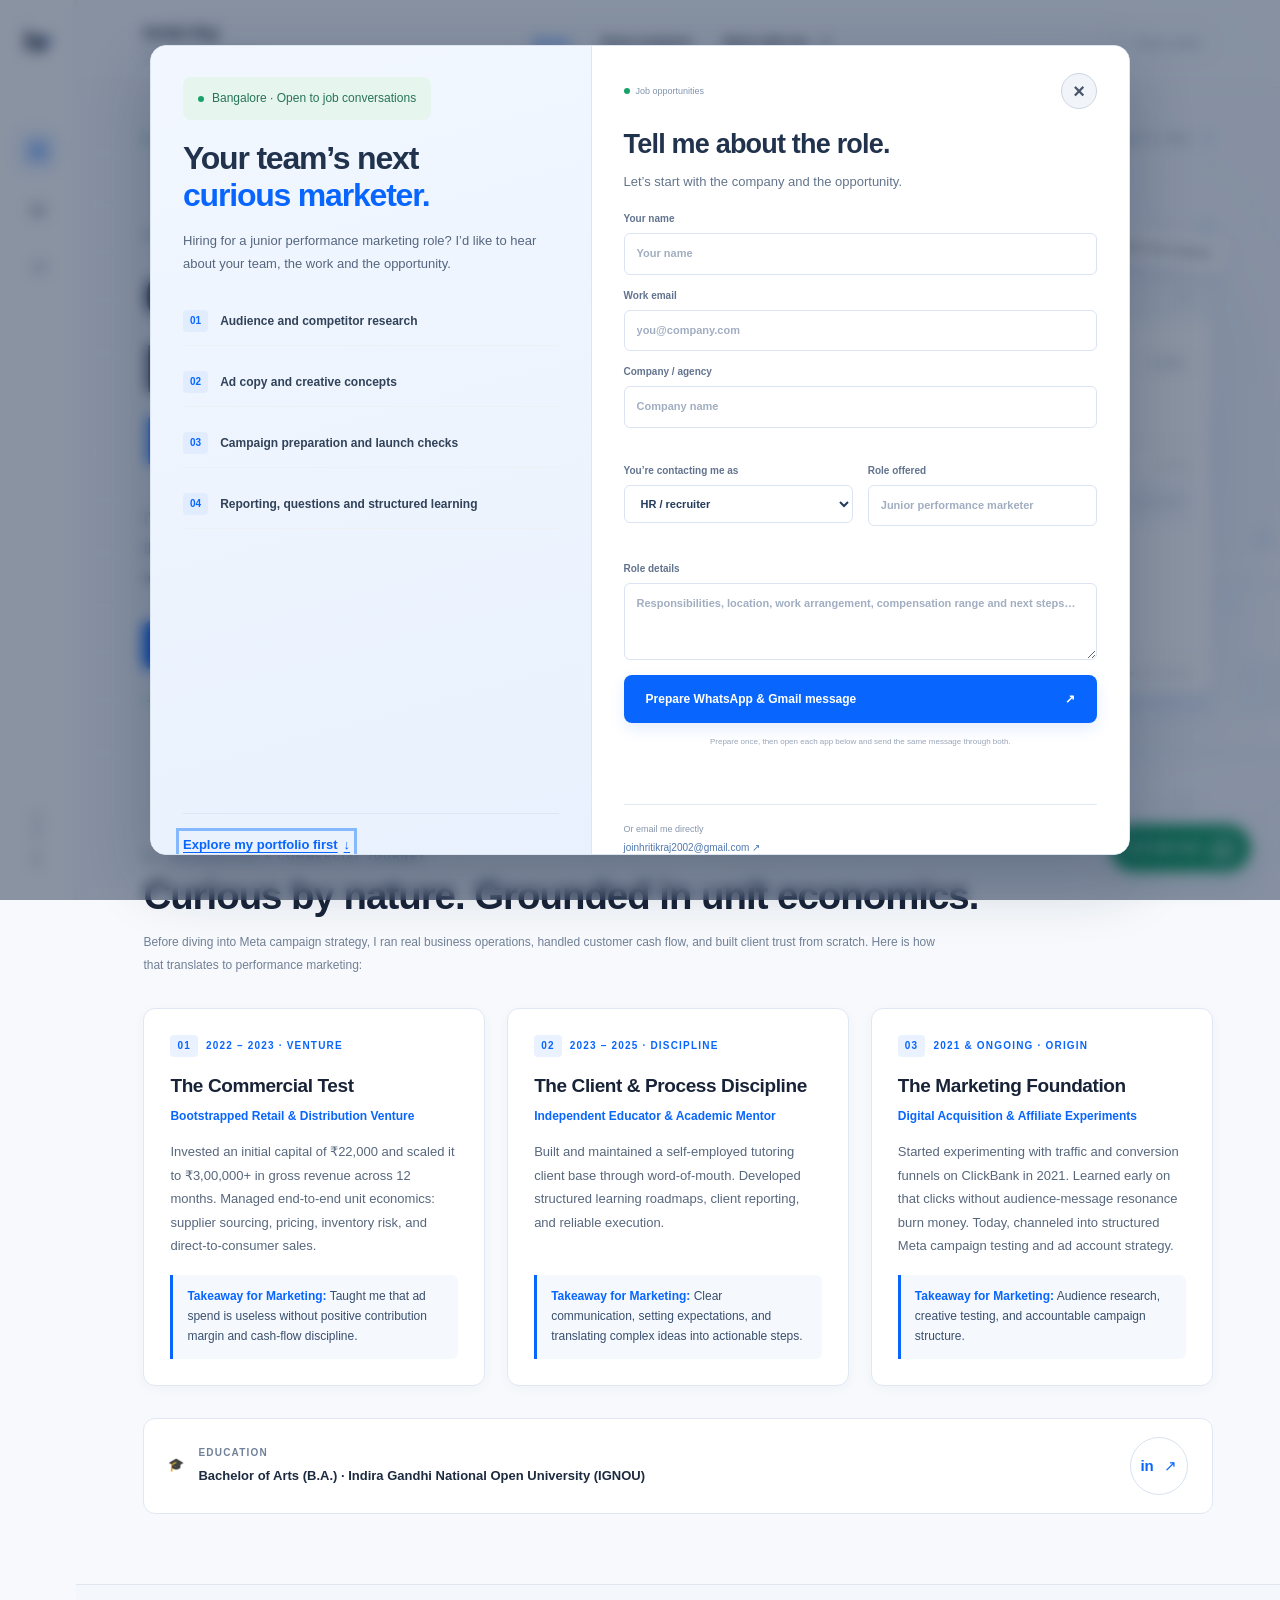
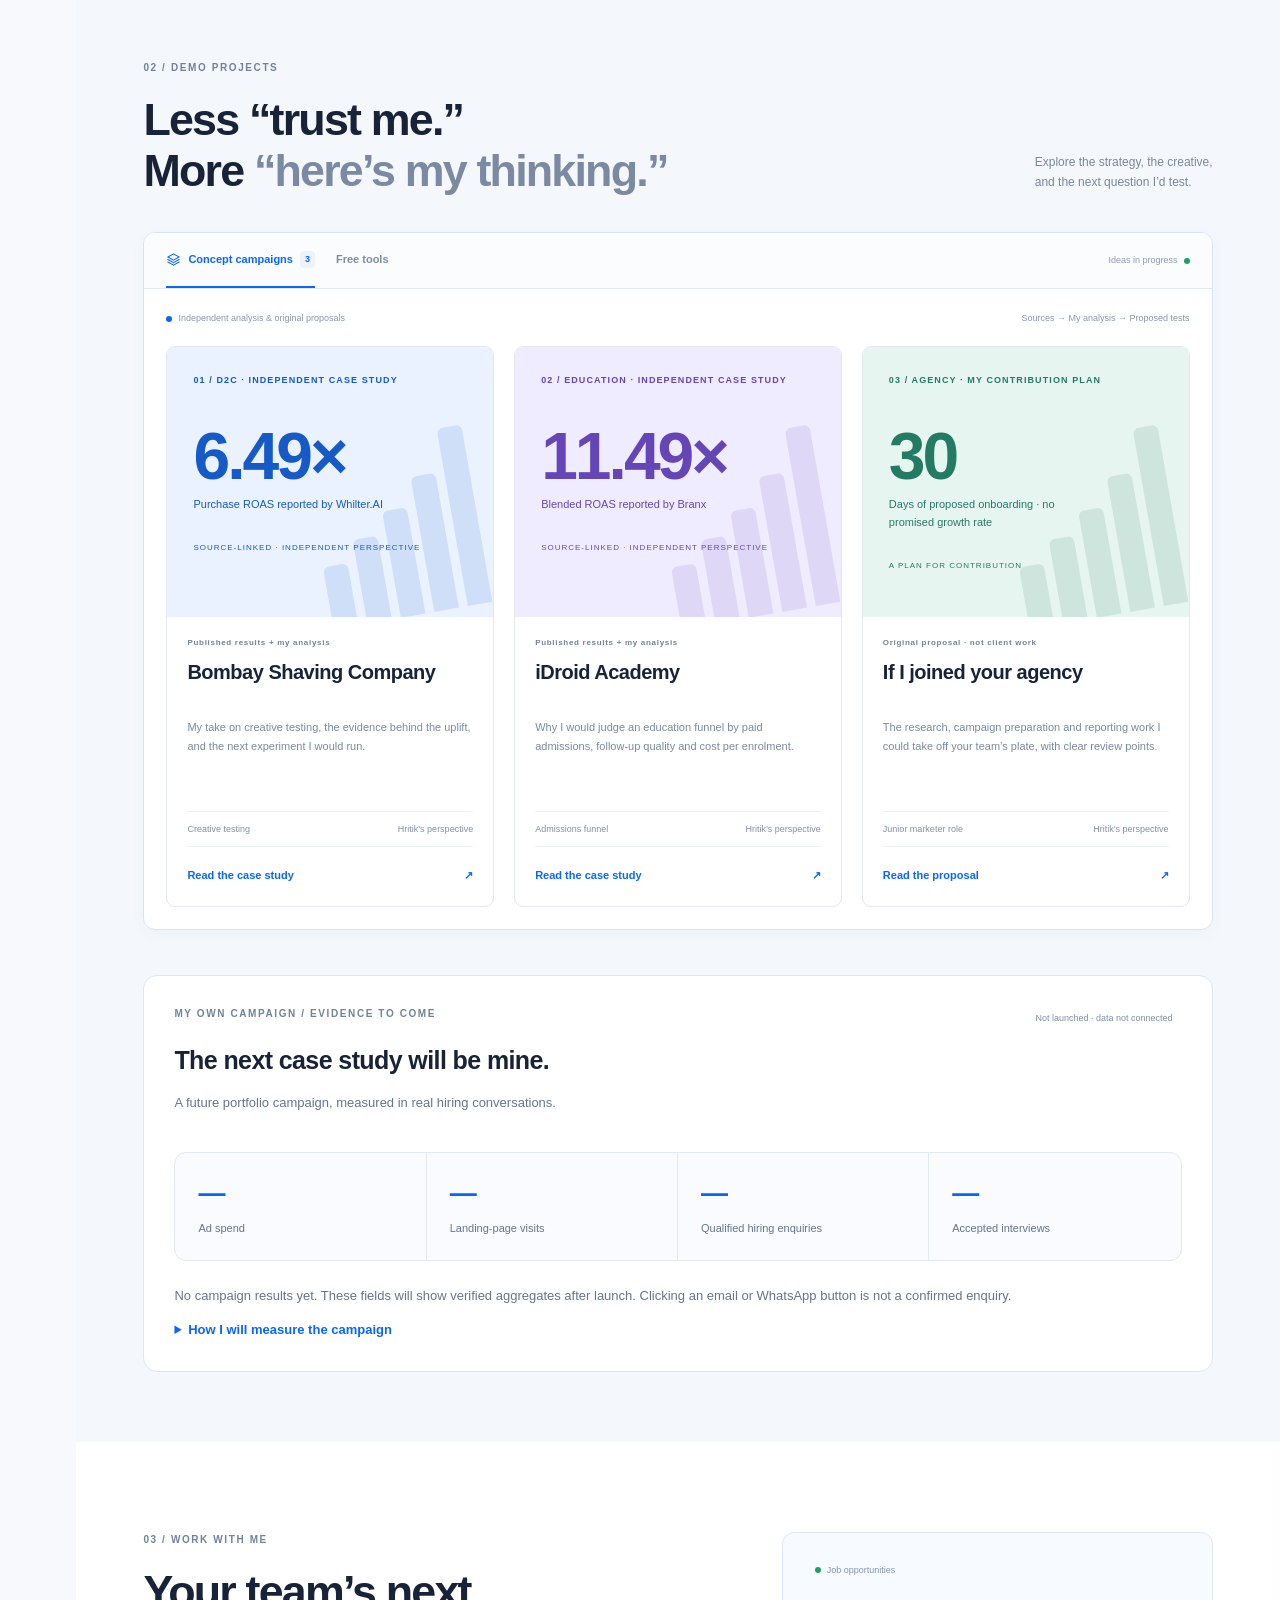
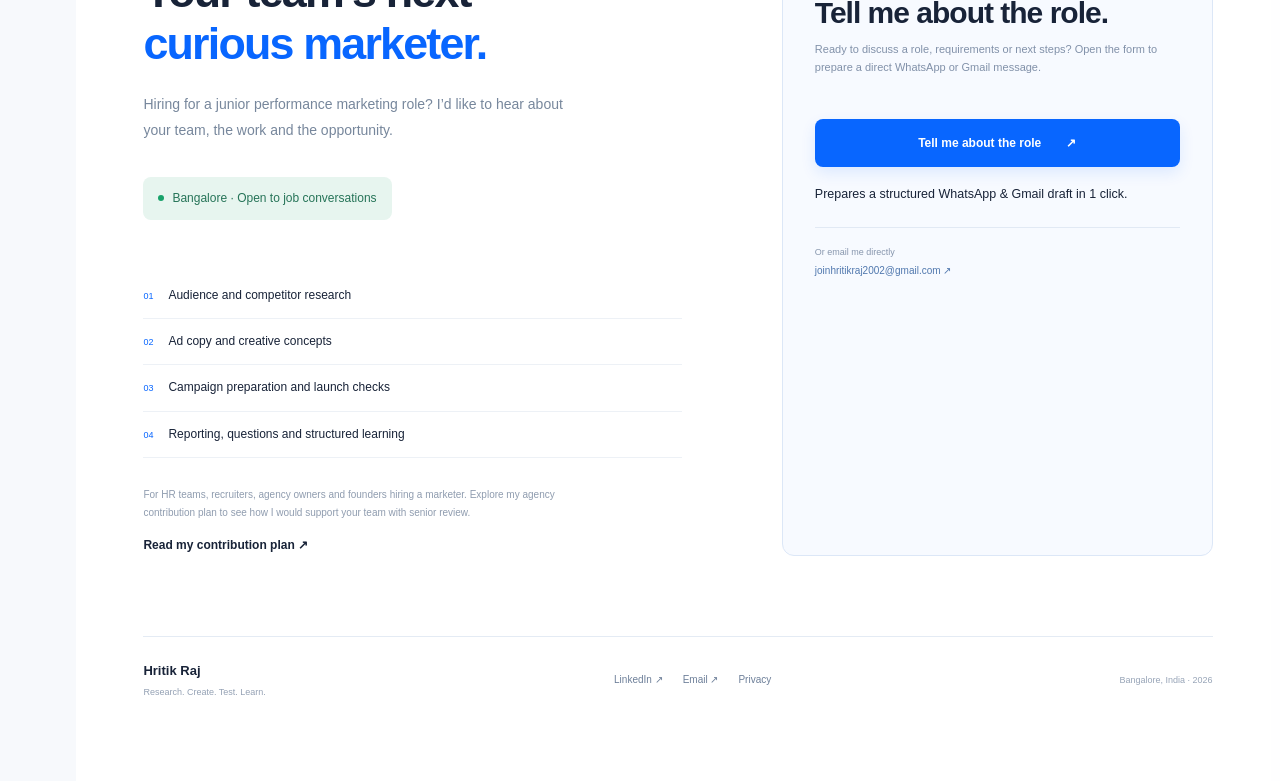
<file: index.html>
<!doctype html>
<html lang="en">
<head>
  <meta charset="utf-8"><meta name="viewport" content="width=device-width,initial-scale=1">
  <title>Hritik Raj — Performance Marketer, Bangalore</title>
  <meta name="description" content="Thoughtful Meta ad campaigns, audience research and creative testing. Explore Hritik Raj's independent case studies, campaign concepts and junior marketing profile.">
  <meta name="theme-color" content="#0866ff"><link rel="icon" href="assets/favicon.svg" type="image/svg+xml">
  <link rel="stylesheet" href="styles.css?v=popup2"><script src="cases.js" defer></script><script src="app.js?v=popup2" defer></script>
</head>
<body>
<a class="skip-link" href="#main">Skip to content</a>
<div class="scroll-progress" aria-hidden="true"></div>
<div class="ambient" aria-hidden="true"><video id="scroll-video" muted playsinline preload="auto" poster="assets/scroll-poster.jpg" tabindex="-1"><source src="assets/scroll-background.mp4" type="video/mp4"></video><div class="ambient-wash"></div></div>
<aside class="rail" aria-label="Quick navigation">
  <a class="monogram" href="#about" aria-label="Hritik Raj home">hr<span>·</span></a>
  <div class="rail-links"><a href="#about" title="About" aria-label="About" class="active"><svg><use href="#i-grid"/></svg></a><a href="#projects" title="Demo projects" aria-label="Demo projects"><svg><use href="#i-stack"/></svg></a><a href="#work" title="Work with me" aria-label="Work with me"><svg><use href="#i-arrow"/></svg></a></div>
  <span class="rail-bottom">HR / BLR</span>
</aside>
<div class="site-shell">
<header class="topbar">
  <a href="#about" class="brand">Hritik Raj <span>Performance marketer</span></a>
  <nav aria-label="Main navigation"><a href="#about" class="active">About</a><a href="#projects">Demo projects</a><a href="#work">Work with me <span aria-hidden="true">↗</span></a></nav>
  <button class="motion-toggle" type="button" aria-pressed="false" title="Pause background motion"><svg><use href="#i-pause"/></svg><span>Pause motion</span></button>
</header>
<main id="main">
<section id="about" class="about section">
  <div class="section-top"><span class="eyebrow"><span class="status-dot"></span> Open to junior marketing roles</span><span class="location">Bangalore, India <span aria-hidden="true">↗</span></span></div>
  <div class="hero-grid">
    <div class="hero-copy reveal">
      <p class="micro-label">ACCOUNT OVERVIEW / HR—001</p>
      <h1>Good ads.<br>Better questions.<br><span>Higher intent.</span></h1>
      <p class="hero-description">I’m Hritik, a performance marketer helping businesses build thoughtful Meta campaigns through audience research and creative testing.</p>
      <div class="hero-actions"><a class="button primary" href="#work">Discuss a role <span>↗</span></a><a class="text-link" href="#projects">Explore demo work <span>↓</span></a></div>
      <div class="hero-note"><span class="tiny-check">✓</span> A fresh perspective. A structured plan. Ready to learn with your team.</div>
    </div>
    <div class="campaign-stage reveal">
      <span class="stage-caption">A portfolio. Set up like an ad account.</span>
      <div class="floating-tag tag-one"><span class="blue-dot"></span> Built around your next customer</div>
      <div class="campaign-window">
        <div class="window-title"><span><svg><use href="#i-grid"/></svg> Ads workspace</span><span class="window-dots">•••</span></div>
        <div class="campaign-heading"><span class="account-avatar">HR</span><div><strong>Hritik Raj</strong><small>Performance marketer · Bangalore</small></div><span class="portfolio-badge">Portfolio</span></div>
        <div class="account-tabs" role="tablist" aria-label="Portfolio structure"><button role="tab" aria-selected="true" aria-controls="account-panel" id="tab-campaigns" data-account="campaigns">Campaigns <span>1</span></button><button role="tab" aria-selected="false" aria-controls="account-panel" id="tab-adsets" data-account="adsets" tabindex="-1">Ad sets <span>3</span></button><button role="tab" aria-selected="false" aria-controls="account-panel" id="tab-ads" data-account="ads" tabindex="-1">Ads <span>3</span></button></div>
        <div class="account-panel" role="tabpanel" id="account-panel" aria-labelledby="tab-campaigns"></div>
        <div class="campaign-flow"><span>Research</span><i>→</i><span>Create</span><i>→</i><span>Test</span><i>→</i><span>Learn</span></div>
        <div class="window-footer"><span class="status-dot"></span> Building in public <span>No live client results yet</span></div>
      </div>
      <div class="floating-tag tag-two"><svg><use href="#i-spark"/></svg> Creative is the variable.</div>
      <span class="orbit orbit-one" aria-hidden="true"></span><span class="orbit orbit-two" aria-hidden="true"></span>
    </div>
  </div>
  <div class="about-strip reveal">
    <div class="about-header">
      <span class="micro-label">01 / BACKGROUND &amp; COMMERCIAL JOURNEY</span>
      <h2>Curious by nature. Grounded in unit economics.</h2>
      <p class="about-lead">Before diving into Meta campaign strategy, I ran real business operations, handled customer cash flow, and built client trust from scratch. Here is how that translates to performance marketing:</p>
    </div>
    <div class="journey-grid">
      <article class="journey-card">
        <div class="journey-kicker"><span>01</span> 2022 – 2023 · VENTURE</div>
        <h3>The Commercial Test</h3>
        <h4>Bootstrapped Retail &amp; Distribution Venture</h4>
        <p>Invested an initial capital of ₹22,000 and scaled it to ₹3,00,000+ in gross revenue across 12 months. Managed end-to-end unit economics: supplier sourcing, pricing, inventory risk, and direct-to-consumer sales.</p>
        <div class="journey-takeaway"><strong>Takeaway for Marketing:</strong> Taught me that ad spend is useless without positive contribution margin and cash-flow discipline.</div>
      </article>
      <article class="journey-card">
        <div class="journey-kicker"><span>02</span> 2023 – 2025 · DISCIPLINE</div>
        <h3>The Client &amp; Process Discipline</h3>
        <h4>Independent Educator &amp; Academic Mentor</h4>
        <p>Built and maintained a self-employed tutoring client base through word-of-mouth. Developed structured learning roadmaps, client reporting, and reliable execution.</p>
        <div class="journey-takeaway"><strong>Takeaway for Marketing:</strong> Clear communication, setting expectations, and translating complex ideas into actionable steps.</div>
      </article>
      <article class="journey-card">
        <div class="journey-kicker"><span>03</span> 2021 &amp; ONGOING · ORIGIN</div>
        <h3>The Marketing Foundation</h3>
        <h4>Digital Acquisition &amp; Affiliate Experiments</h4>
        <p>Started experimenting with traffic and conversion funnels on ClickBank in 2021. Learned early on that clicks without audience-message resonance burn money. Today, channeled into structured Meta campaign testing and ad account strategy.</p>
        <div class="journey-takeaway"><strong>Takeaway for Marketing:</strong> Audience research, creative testing, and accountable campaign structure.</div>
      </article>
    </div>
    <div class="about-footer-row">
      <div class="education-badge">
        <span class="edu-icon">🎓</span>
        <div>
          <strong>Education</strong>
          <span>Bachelor of Arts (B.A.) · Indira Gandhi National Open University (IGNOU)</span>
        </div>
      </div>
      <a class="circle-link" href="https://www.linkedin.com/in/hritik-raj-bb6a1a37b/" target="_blank" rel="noopener noreferrer" aria-label="View Hritik Raj on LinkedIn">in <span>↗</span></a>
    </div>
  </div>
</section>
<section id="projects" class="projects section">
  <div class="section-heading reveal"><div><span class="micro-label">02 / DEMO PROJECTS</span><h2>Less “trust me.”<br>More <span>“here’s my thinking.”</span></h2></div><p>Explore the strategy, the creative,<br>and the next question I’d test.</p></div>
  <div class="workspace reveal">
    <div class="workspace-toolbar"><div class="project-tabs" role="tablist" aria-label="Explore demo work"><button role="tab" id="projects-tab" aria-controls="projects-panel" aria-selected="true" data-view="campaigns"><svg><use href="#i-stack"/></svg> Concept campaigns <span>3</span></button><button role="tab" id="tools-tab" aria-controls="tools-panel" aria-selected="false" tabindex="-1" data-view="tools">Free tools</button></div><span class="workspace-label">Ideas in progress <span class="status-dot"></span></span></div>
    <div id="projects-panel" role="tabpanel" aria-labelledby="projects-tab" class="view-panel">
      <div class="panel-caption"><span><span class="blue-dot"></span> Independent analysis & original proposals</span><span>Sources → My analysis → Proposed tests</span></div>
      <div class="project-grid" id="project-grid"></div>
    </div>
    <div id="tools-panel" role="tabpanel" aria-labelledby="tools-tab" class="view-panel" hidden>
      <div class="tools-intro"><div><span class="micro-label">SMALL TOOLS. CLEARER DECISIONS.</span><h3>A second look at your numbers.</h3></div><p>Use your own account baseline. These are starting points for investigation, not universal benchmarks.</p></div>
      <div class="tool-grid"><form id="doctor-form" class="tool-card"><span class="tool-icon">✚</span><h3>Ad Doctor</h3><p>Compare link CTR and CPC with your own targets.</p><div class="fields"><label>Link CTR (%)<input name="ctr" type="number" min="0" max="100" step="0.01" required placeholder="e.g. 1.2"></label><label>Link CPC (₹)<input name="cpc" type="number" min="0" step="0.01" required placeholder="e.g. 18"></label><label>CPM (₹)<input name="cpm" type="number" min="0.01" step="0.01" required placeholder="e.g. 216"></label><label>Frequency<input name="frequency" type="number" min="1" step="0.01" required placeholder="e.g. 2.3"></label><label>Your target CTR (%)<input name="targetCtr" type="number" min="0.01" max="100" step="0.01" required placeholder="e.g. 1.5"></label><label>Your target CPC (₹)<input name="targetCpc" type="number" min="0.01" step="0.01" required placeholder="e.g. 15"></label></div><button class="button primary" type="submit">Find what to investigate <span>↗</span></button><button class="example-button" type="button" data-example="doctor">Try an example</button><div id="doctor-result" class="tool-result" aria-live="polite"></div></form>
      <form id="cpa-form" class="tool-card"><span class="tool-icon">₹</span><h3>Break-even calculator</h3><p>Find the maximum ad cost per order before profit becomes zero.</p><div class="fields"><label>Order revenue, excluding tax (₹)<input name="revenue" type="number" min="0.01" step="0.01" required placeholder="e.g. 1500"></label><label>Product cost per order (₹)<input name="productCost" type="number" min="0" step="0.01" required placeholder="e.g. 600"></label><label>Other variable costs (₹)<input name="otherCost" type="number" min="0" step="0.01" required placeholder="e.g. 200"></label><label>Desired profit per order (₹)<input name="profit" type="number" min="0" step="0.01" required placeholder="e.g. 150"></label></div><p class="field-help">Include shipping, fees and expected returns in other costs. Fixed overhead is excluded.</p><button class="button primary" type="submit">Calculate my CPA <span>↗</span></button><button class="example-button" type="button" data-example="cpa">Try an example</button><div id="cpa-result" class="tool-result" aria-live="polite"></div></form></div>
    </div>
  </div>
  <div class="experiment reveal" id="my-campaign">
    <div class="experiment-heading"><div><span class="micro-label">MY OWN CAMPAIGN / EVIDENCE TO COME</span><h3>The next case study will be mine.</h3><p>A future portfolio campaign, measured in real hiring conversations.</p></div><span class="neutral-pill">Not launched · data not connected</span></div>
    <div class="experiment-metrics"><div><strong>—</strong><span>Ad spend</span></div><div><strong>—</strong><span>Landing-page visits</span></div><div><strong>—</strong><span>Qualified hiring enquiries</span></div><div><strong>—</strong><span>Accepted interviews</span></div></div>
    <p class="detail-note" id="campaign-note">No campaign results yet. These fields will show verified aggregates after launch. Clicking an email or WhatsApp button is not a confirmed enquiry.</p>
    <details><summary>How I will measure the campaign</summary><p>I will use campaign and creative UTMs, validate website events, and reconcile genuine hiring enquiries and accepted interviews with a private tracker. Public reports will show date range, spend, outcome definitions, attribution settings and last refresh time. Personal contact details will never appear here.</p><p>Automated reporting requires an authorised Meta reporting connection and a protected server-side refresh. Until that is connected, I will publish dated, verified snapshots rather than label manual numbers “live”.</p></details>
  </div>
</section>
<section id="work" class="work section">
  <div class="offer-grid"><div class="offer-copy reveal"><span class="micro-label">03 / WORK WITH ME</span><h2>Your team’s next<br><span>curious marketer.</span></h2><p class="offer-lead">Hiring for a junior performance marketing role? I’d like to hear about your team, the work and the opportunity.</p><div class="hiring-badge"><span class="status-dot"></span> Bangalore · Open to job conversations</div><ul class="offer-list"><li><span>01</span> Audience and competitor research</li><li><span>02</span> Ad copy and creative concepts</li><li><span>03</span> Campaign preparation and launch checks</li><li><span>04</span> Reporting, questions and structured learning</li></ul><p class="offer-fine">For HR teams, recruiters, agency owners and founders hiring a marketer. Explore my agency contribution plan to see how I would support your team with senior review.</p><a href="#projects" class="text-link" data-open-agency>Read my contribution plan ↗</a></div>
  <div class="contact-card reveal"><span class="contact-status"><span class="status-dot"></span> Job opportunities</span><h3>Tell me about the role.</h3><p>Ready to discuss a role, requirements or next steps? Open the form to prepare a direct WhatsApp or Gmail message.</p><button type="button" class="button primary" id="open-role-from-work-btn" style="width:100%;margin:20px 0 14px">Tell me about the role <span>↗</span></button><small>Prepares a structured WhatsApp &amp; Gmail draft in 1 click.</small><div class="contact-divider"><span>Or email me directly</span><a href="mailto:joinhritikraj2002@gmail.com">joinhritikraj2002@gmail.com ↗</a></div></div></div>
  <footer><a href="#about" class="footer-brand">Hritik Raj<span>Research. Create. Test. Learn.</span></a><div><a href="https://www.linkedin.com/in/hritik-raj-bb6a1a37b/" target="_blank" rel="noopener noreferrer">LinkedIn ↗</a><a href="mailto:joinhritikraj2002@gmail.com">Email ↗</a><button class="plain-button" id="privacy-button" type="button">Privacy</button></div><span>Bangalore, India · <span id="year">2026</span></span></footer>
</section>
</main></div>
<a class="whatsapp-float" href="https://wa.me/916206949659?text=Hi%20Hritik%2C%20I%20would%20like%20to%20discuss%20a%20job%20opportunity." target="_blank" rel="noopener noreferrer" aria-label="Chat with Hritik Raj on WhatsApp"><span>Let’s talk roles</span><svg><use href="#i-whatsapp"/></svg></a>

<dialog id="project-dialog" aria-labelledby="dialog-title"><div class="dialog-top"><span class="micro-label">CAMPAIGN DETAIL / CONCEPT WORK</span><button class="close-dialog" aria-label="Close project" type="button">×</button></div><div id="project-detail"></div></dialog>
<dialog id="privacy-dialog" aria-labelledby="privacy-title"><div class="dialog-top"><span class="micro-label">YOUR INFORMATION</span><button class="close-dialog" aria-label="Close privacy notice" type="button">×</button></div><h2 id="privacy-title">A simple privacy note.</h2><p>The calculators run in your browser. Their inputs are not sent to Hritik. The job form prepares your details in your browser. Opening WhatsApp or Gmail passes that message to the chosen service. You choose whether to send it in each app. No form inputs are saved by this site or submitted to a website database.</p><p>Gmail, your email provider, WhatsApp, LinkedIn and the hosting provider have their own privacy practices. This site adds no Meta Pixel or advertising cookies. For questions, email <a href="mailto:joinhritikraj2002@gmail.com">joinhritikraj2002@gmail.com</a>.</p></dialog>
<dialog id="role-dialog" class="role-dialog" aria-labelledby="role-dialog-title"><div class="role-modal-container"><div class="role-modal-intro"><div class="hiring-badge"><span class="status-dot"></span> Bangalore · Open to job conversations</div><h2 id="role-dialog-title">Your team’s next<br><span>curious marketer.</span></h2><p class="role-modal-lead">Hiring for a junior performance marketing role? I’d like to hear about your team, the work and the opportunity.</p><ul class="offer-list"><li><span>01</span> Audience and competitor research</li><li><span>02</span> Ad copy and creative concepts</li><li><span>03</span> Campaign preparation and launch checks</li><li><span>04</span> Reporting, questions and structured learning</li></ul><div class="role-modal-bottom-actions"><button type="button" class="role-explore-btn" id="explore-portfolio-btn">Explore my portfolio first <span>↓</span></button></div></div><div class="role-modal-form-col"><div class="role-modal-header"><span class="contact-status"><span class="status-dot"></span> Job opportunities</span><button class="close-dialog" aria-label="Close dialog" type="button">×</button></div><h3>Tell me about the role.</h3><p>Let’s start with the company and the opportunity.</p><form id="contact-form"><label>Your name<input name="name" autocomplete="name" required maxlength="80" placeholder="Your name"></label><label>Work email<input name="email" type="email" autocomplete="email" required maxlength="160" placeholder="you@company.com"></label><label>Company / agency<input name="company" autocomplete="organization" required maxlength="120" placeholder="Company name"></label><div class="fields"><label>You’re contacting me as<select name="sender" required><option>HR / recruiter</option><option>Founder / business owner</option><option>Agency hiring manager</option></select></label><label>Role offered<input name="role" required maxlength="120" placeholder="Junior performance marketer"></label></div><label>Role details<textarea name="details" required maxlength="1500" rows="3" placeholder="Responsibilities, location, work arrangement, compensation range and next steps…"></textarea></label><button type="submit" class="button primary">Prepare WhatsApp &amp; Gmail message <span>↗</span></button><small>Prepare once, then open each app below and send the same message through both.</small><p id="contact-status" class="field-help" aria-live="polite"></p><div id="contact-delivery" hidden><details class="message-preview"><summary>Review your message</summary><pre id="contact-message"></pre></details><div class="delivery-actions"><a id="send-whatsapp" class="button whatsapp-button" target="_blank" rel="noopener noreferrer">1. Open WhatsApp <svg><use href="#i-whatsapp"/></svg></a><a id="send-gmail" class="button primary" target="_blank" rel="noopener noreferrer">2. Open Gmail ↗</a></div><small>Click Send in each app. This website cannot send automatically or confirm delivery.</small><a id="send-email" class="text-link">Use another email app ↗</a></div></form><div class="contact-divider"><span>Or email me directly</span><a href="mailto:joinhritikraj2002@gmail.com">joinhritikraj2002@gmail.com ↗</a></div></div></div></dialog>
<svg class="icon-defs" xmlns="http://www.w3.org/2000/svg" aria-hidden="true"><defs>
<symbol id="i-grid" viewBox="0 0 24 24"><rect x="3" y="3" width="7" height="7" rx="1.5"/><rect x="14" y="3" width="7" height="7" rx="1.5"/><rect x="3" y="14" width="7" height="7" rx="1.5"/><rect x="14" y="14" width="7" height="7" rx="1.5"/></symbol>
<symbol id="i-stack" viewBox="0 0 24 24"><path d="m12 3 9 5-9 5-9-5 9-5ZM3 12l9 5 9-5M3 16l9 5 9-5"/></symbol>
<symbol id="i-arrow" viewBox="0 0 24 24"><path d="M5 19 19 5M5 5h14v14"/></symbol>
<symbol id="i-chart" viewBox="0 0 24 24"><path d="M4 3v17h17M7 14l4-5 4 3 6-7"/></symbol>
<symbol id="i-spark" viewBox="0 0 24 24"><path d="m12 2 3 7 7 3-7 3-3 7-3-7-7-3 7-3Z"/></symbol>
<symbol id="i-pause" viewBox="0 0 24 24"><path d="M8 5v14M16 5v14"/></symbol>
<symbol id="i-whatsapp" viewBox="0 0 24 24"><path d="M20.4 3.6A11.7 11.7 0 0 0 2 17.6L.4 23.4l6-1.6A11.7 11.7 0 0 0 20.4 3.6ZM12 21a9.7 9.7 0 0 1-4.9-1.3l-.4-.2-3.5.9.9-3.4-.3-.5A9.7 9.7 0 1 1 12 21Zm5.3-7.2c-.3-.1-1.7-.8-1.9-.9-.3-.1-.4-.1-.6.1-.2.3-.7.9-.9 1.1-.1.2-.3.2-.6.1a7.8 7.8 0 0 1-2.3-1.4A8.6 8.6 0 0 1 9.4 11c-.2-.3 0-.4.1-.6l.4-.5.3-.5c.1-.1 0-.3 0-.5L9.3 7c-.2-.5-.5-.4-.6-.4h-.6c-.2 0-.5.1-.7.3-.3.3-1 1-1 2.3s1 2.6 1.2 2.8c.1.2 2 3 4.8 4.2.7.3 1.2.5 1.6.6.7.2 1.3.2 1.8.1.5-.1 1.7-.7 1.9-1.3.2-.7.2-1.2.2-1.3-.1-.2-.3-.2-.6-.4Z" fill="currentColor" stroke="none"/></symbol>
</defs></svg>
</body></html>
</file>
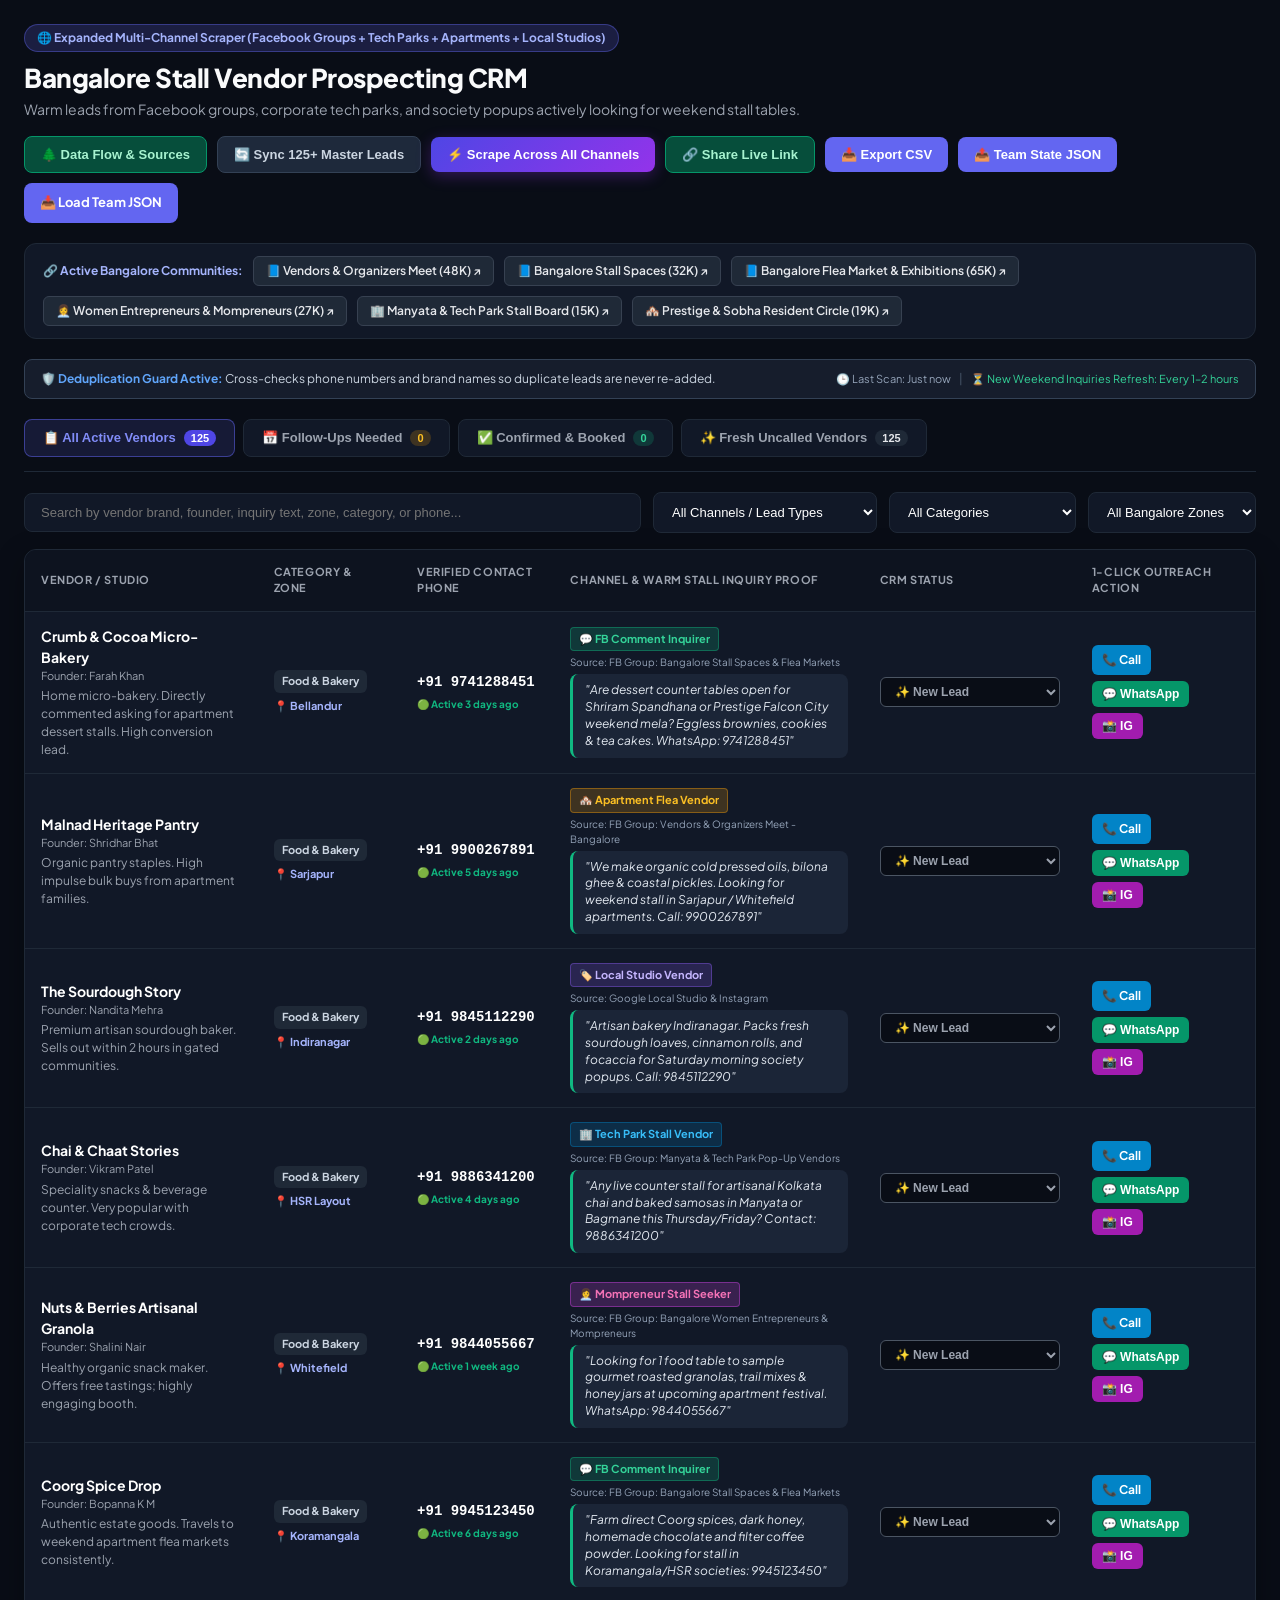
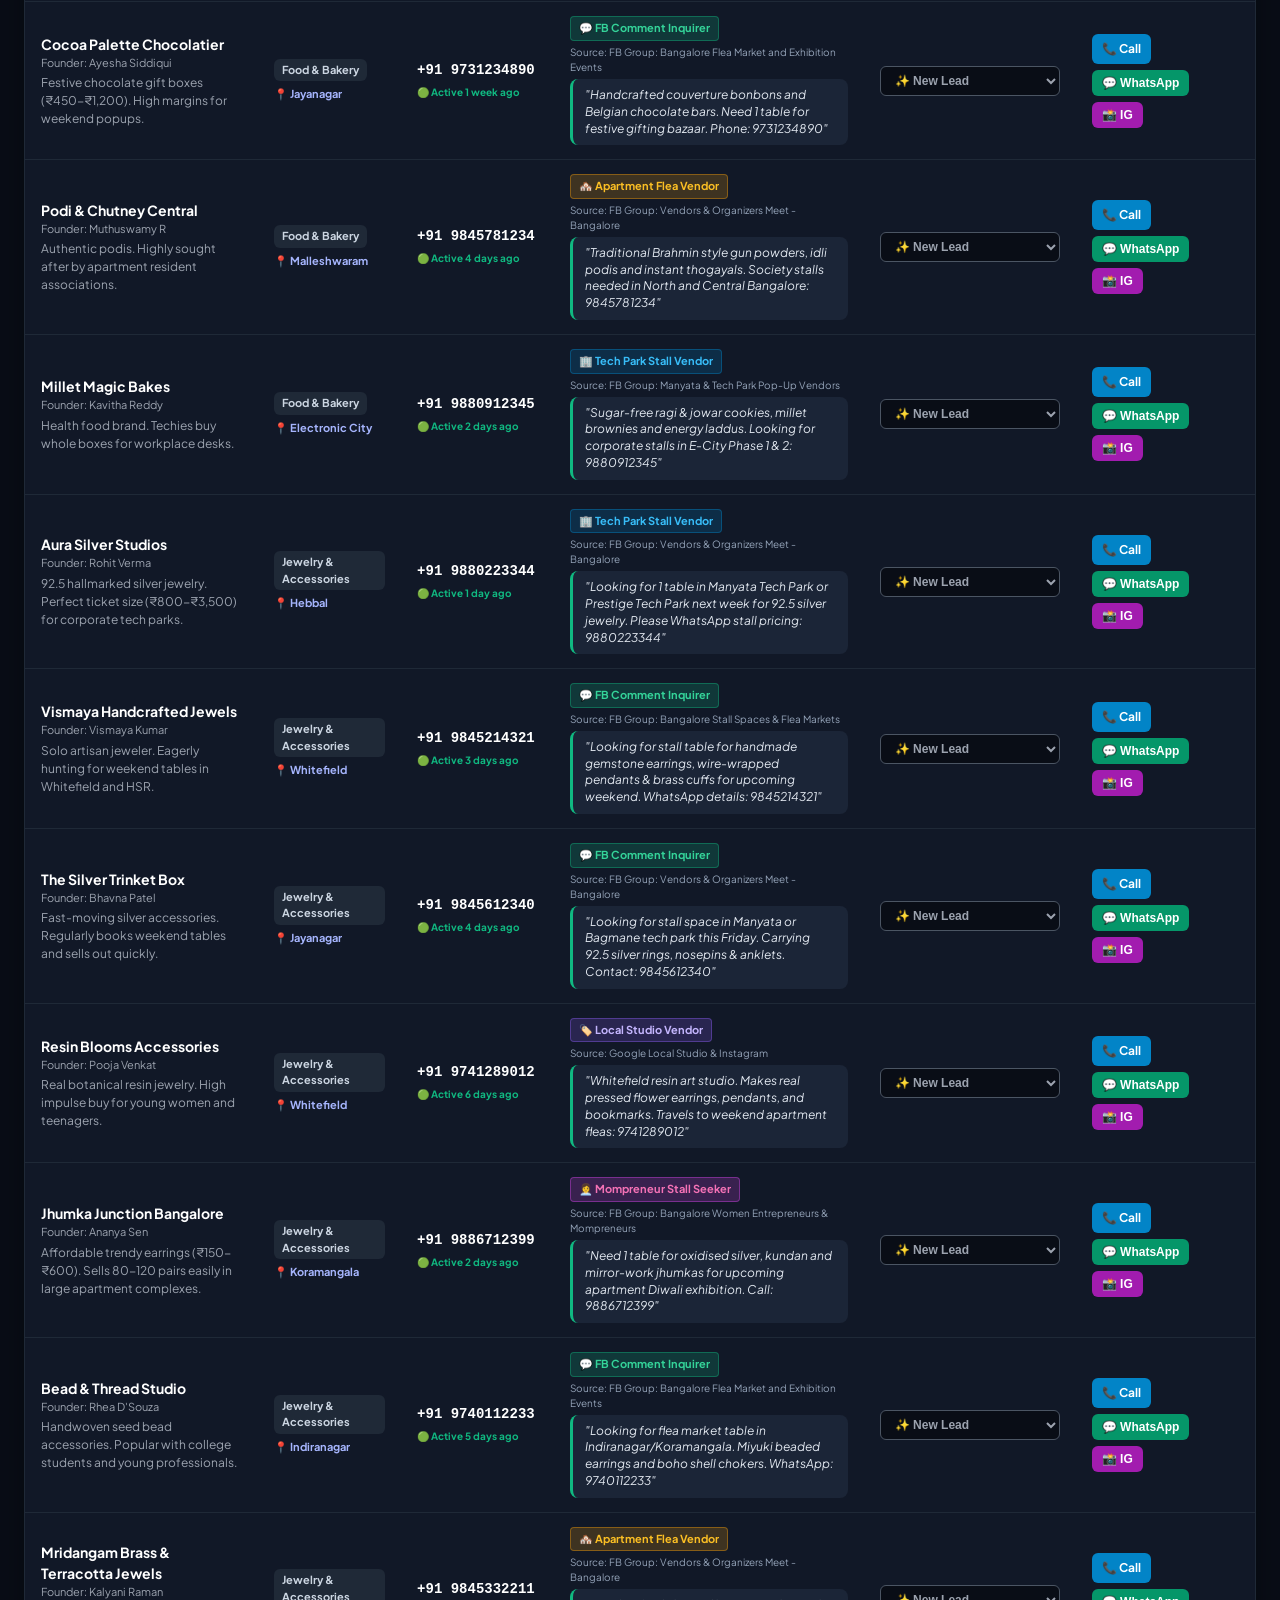
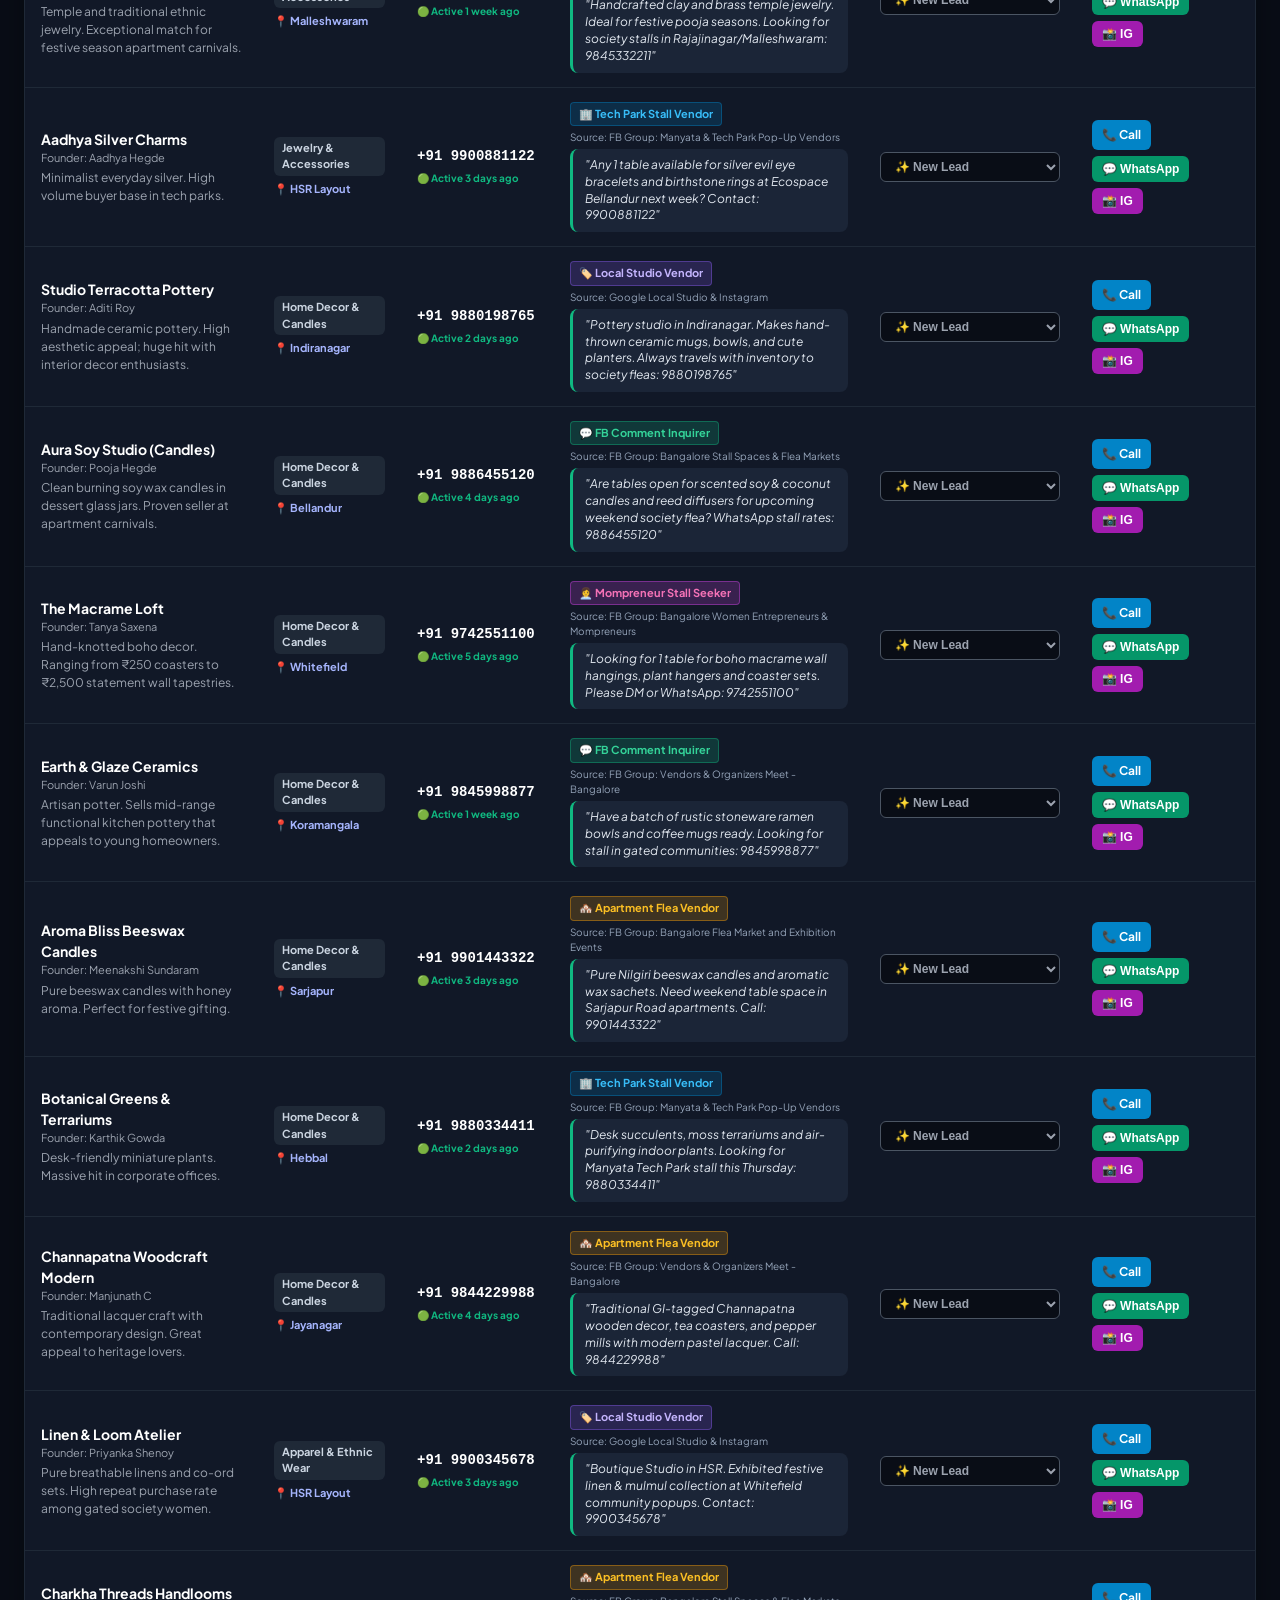
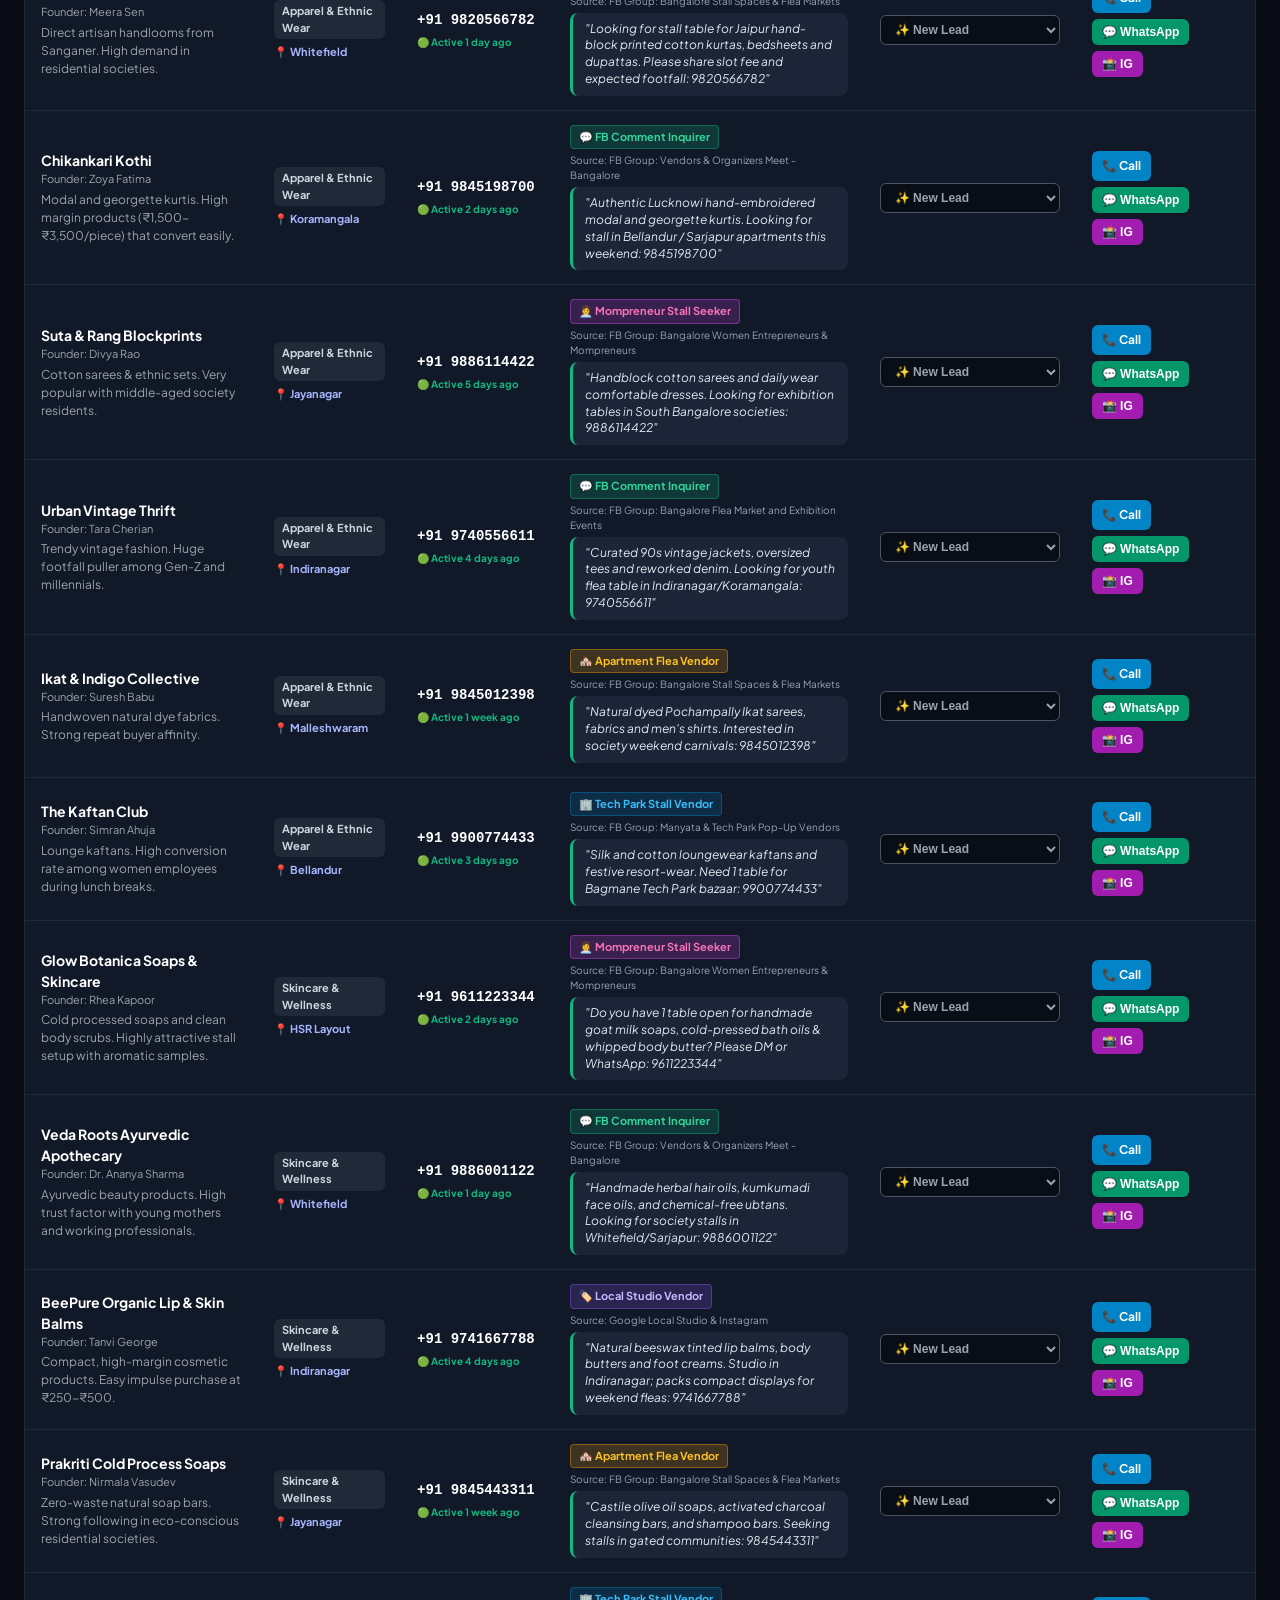
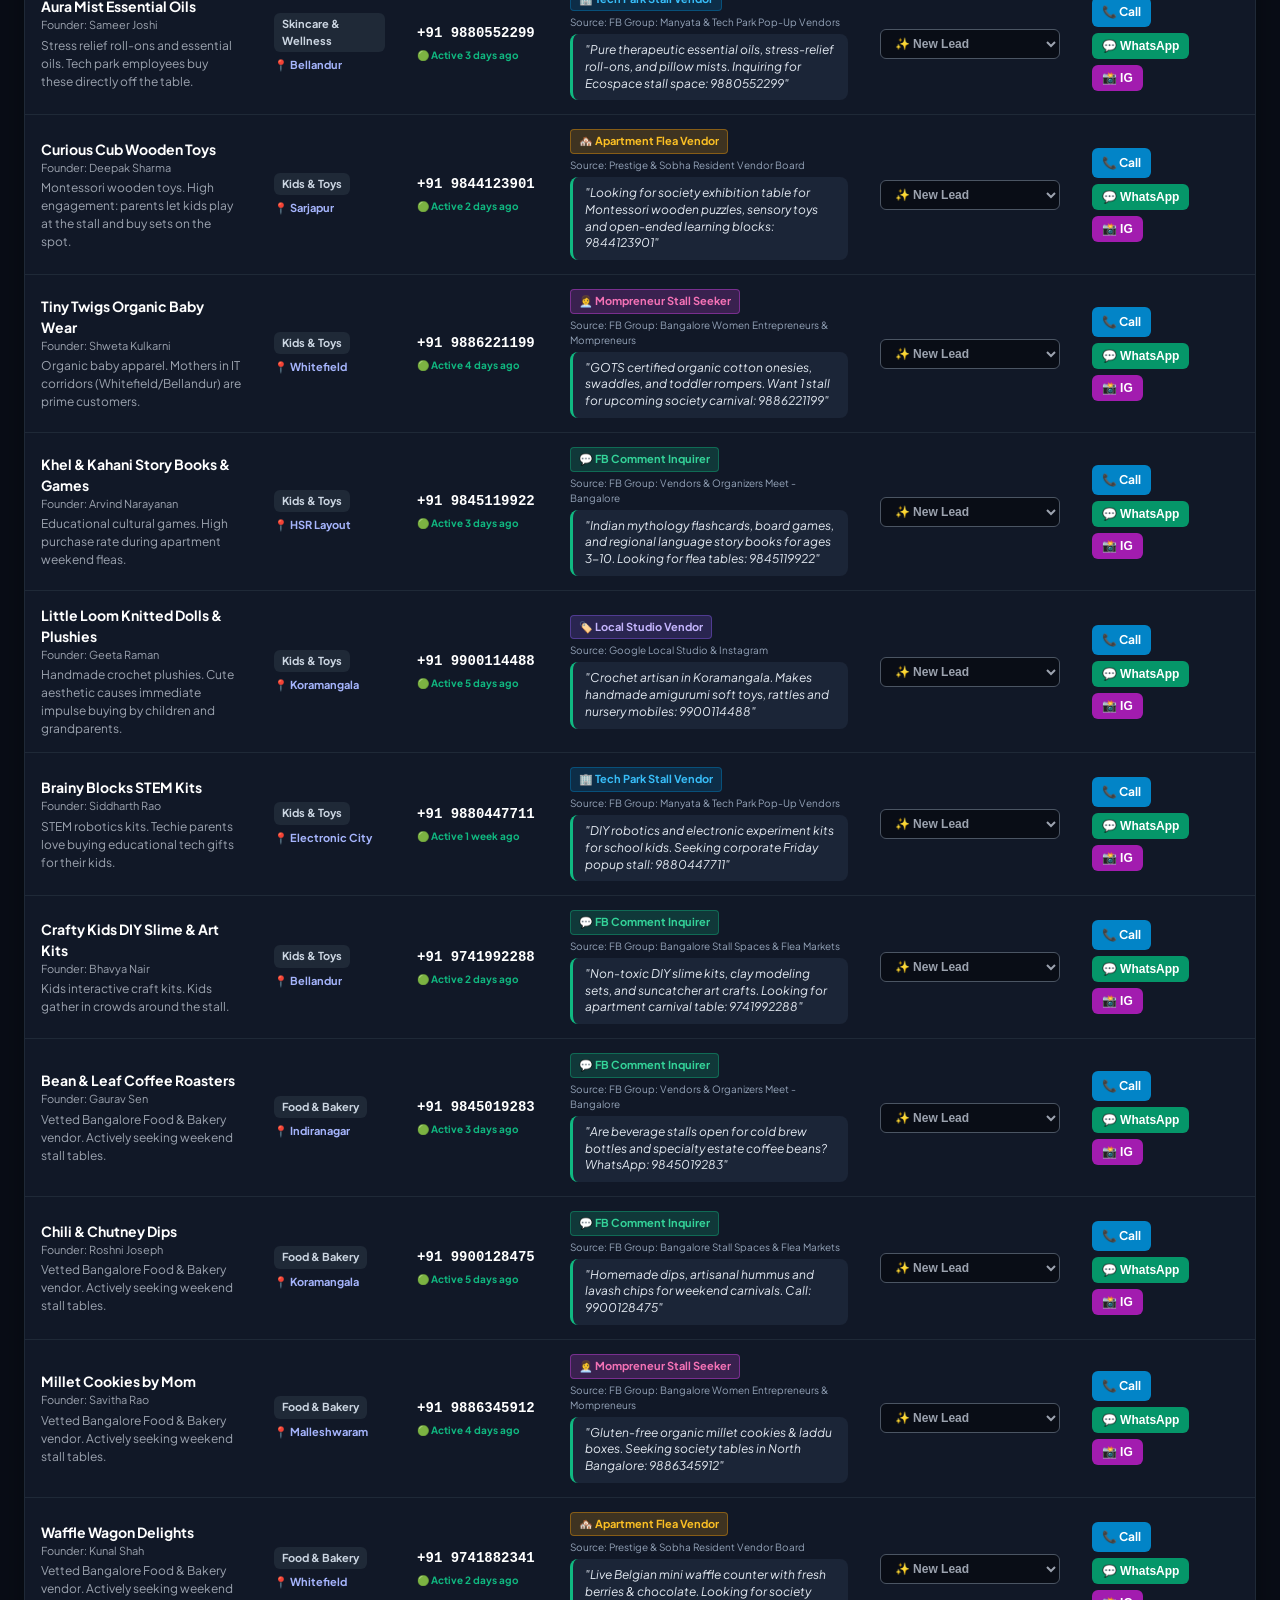
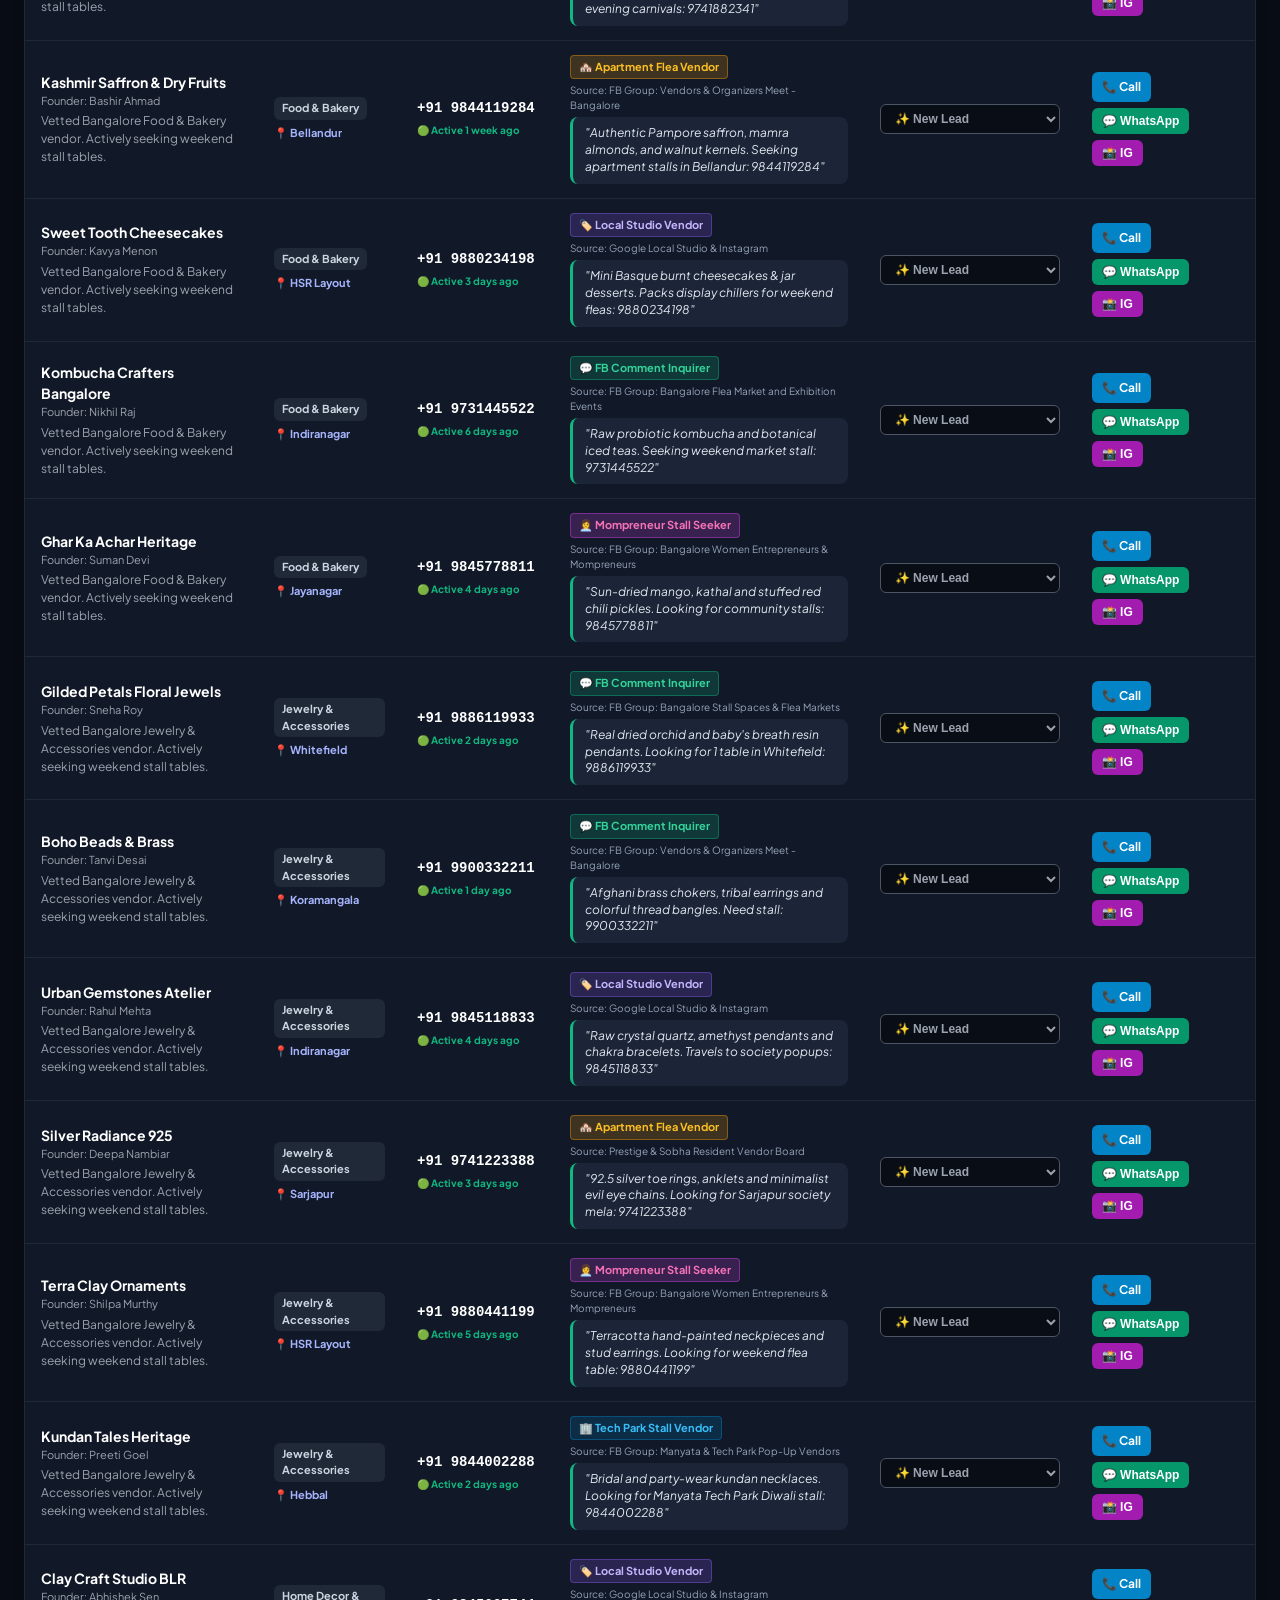
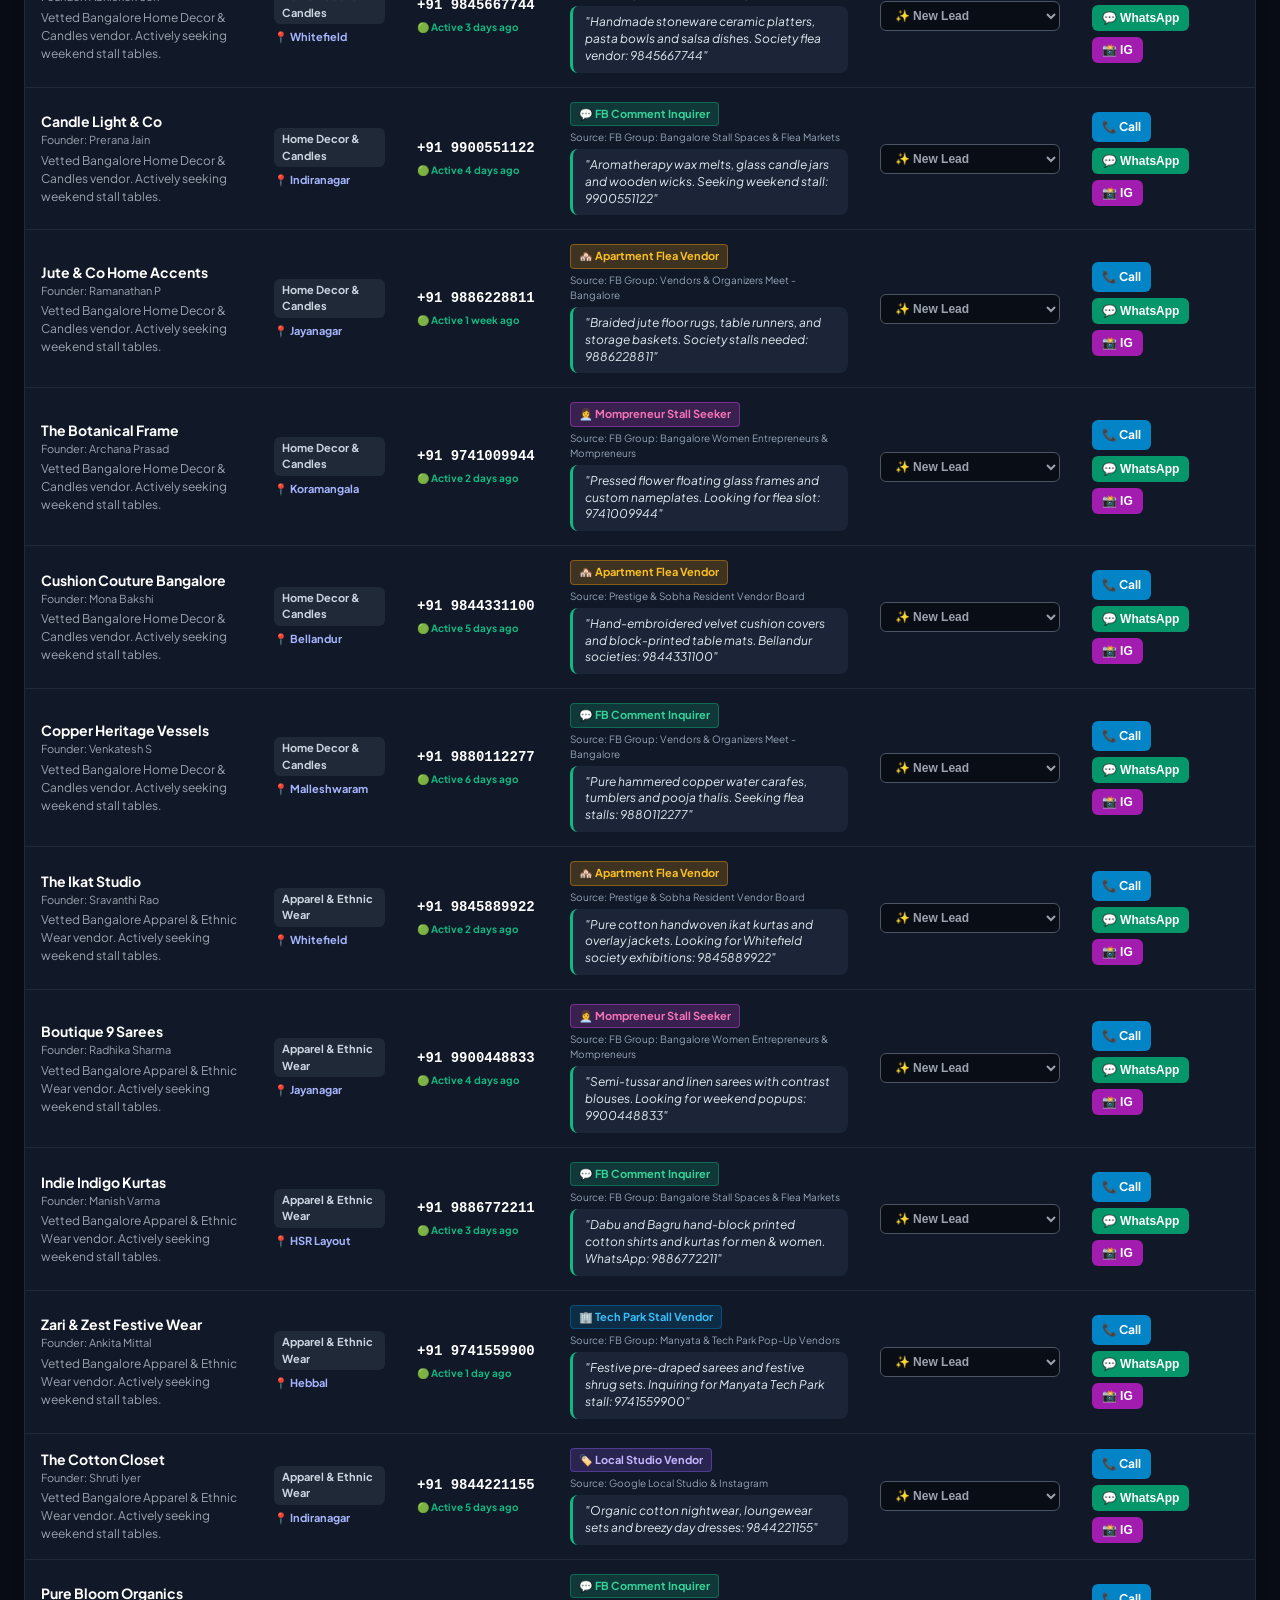
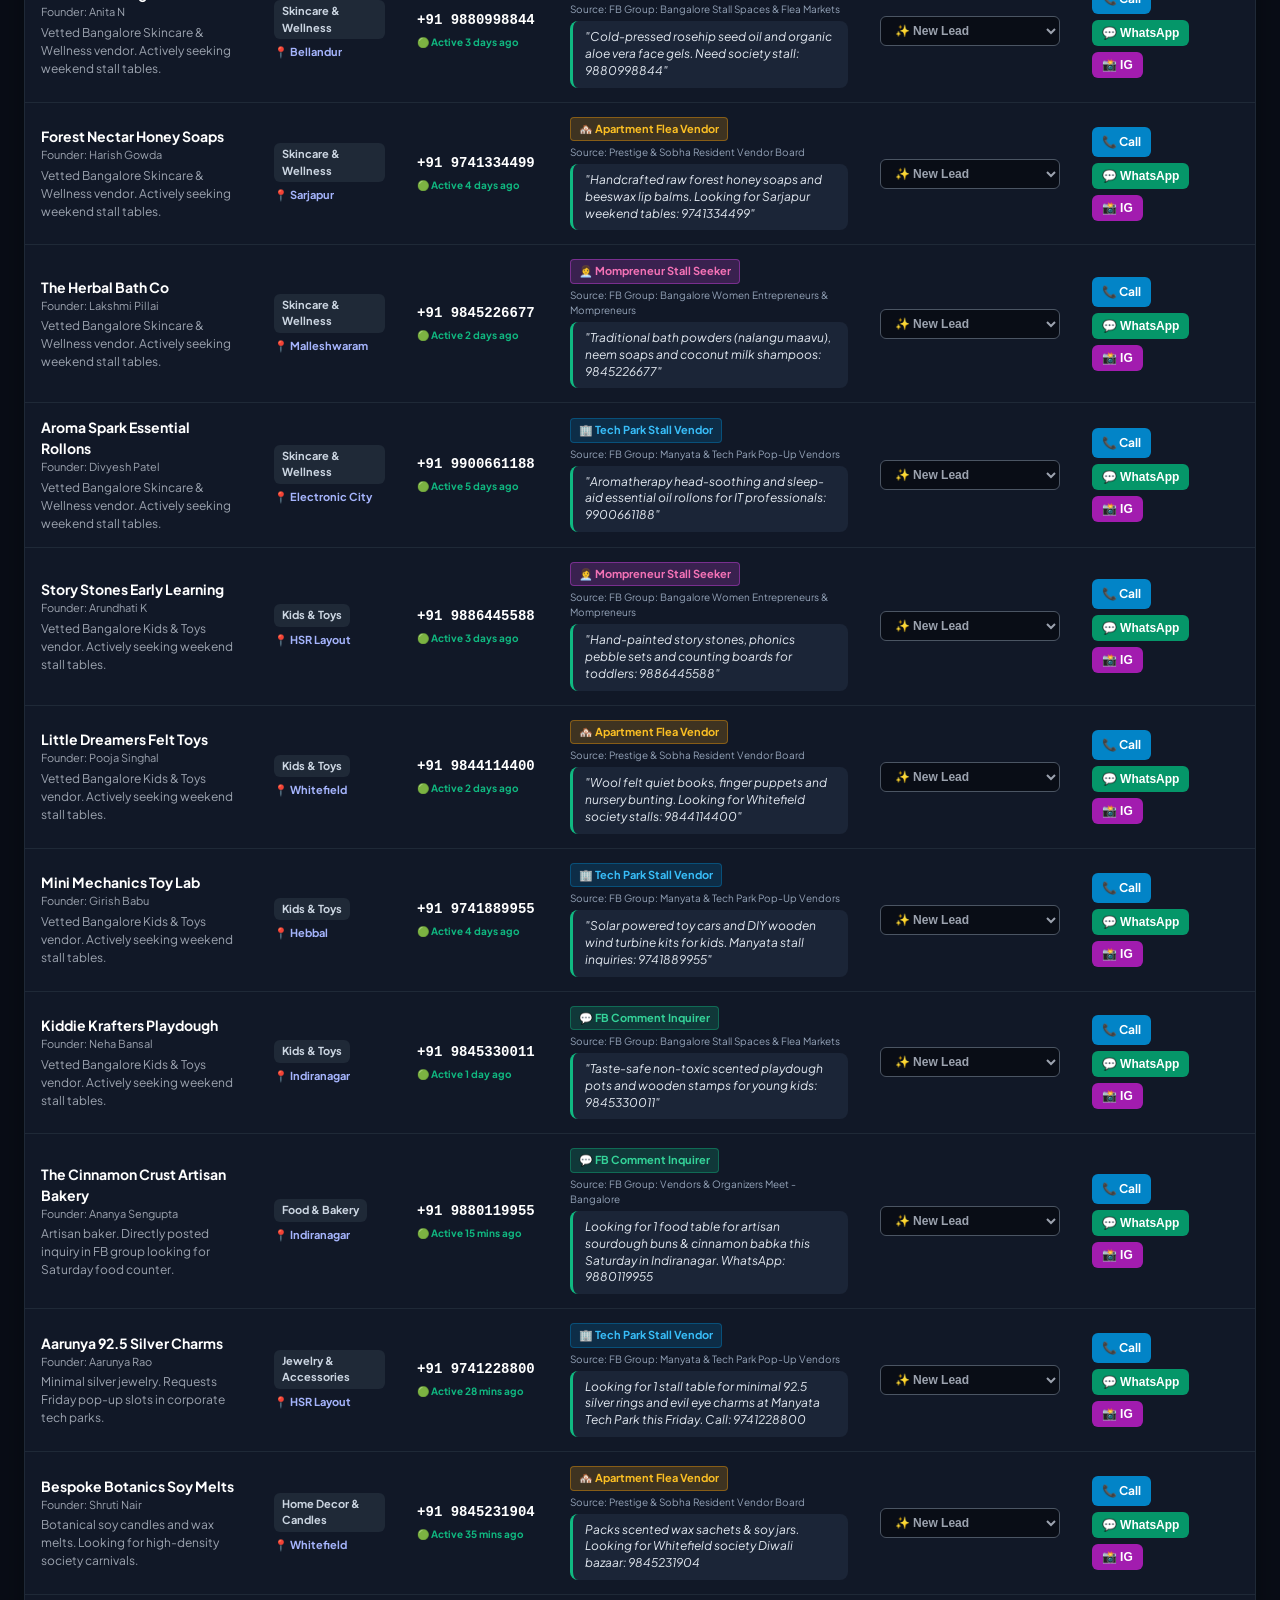
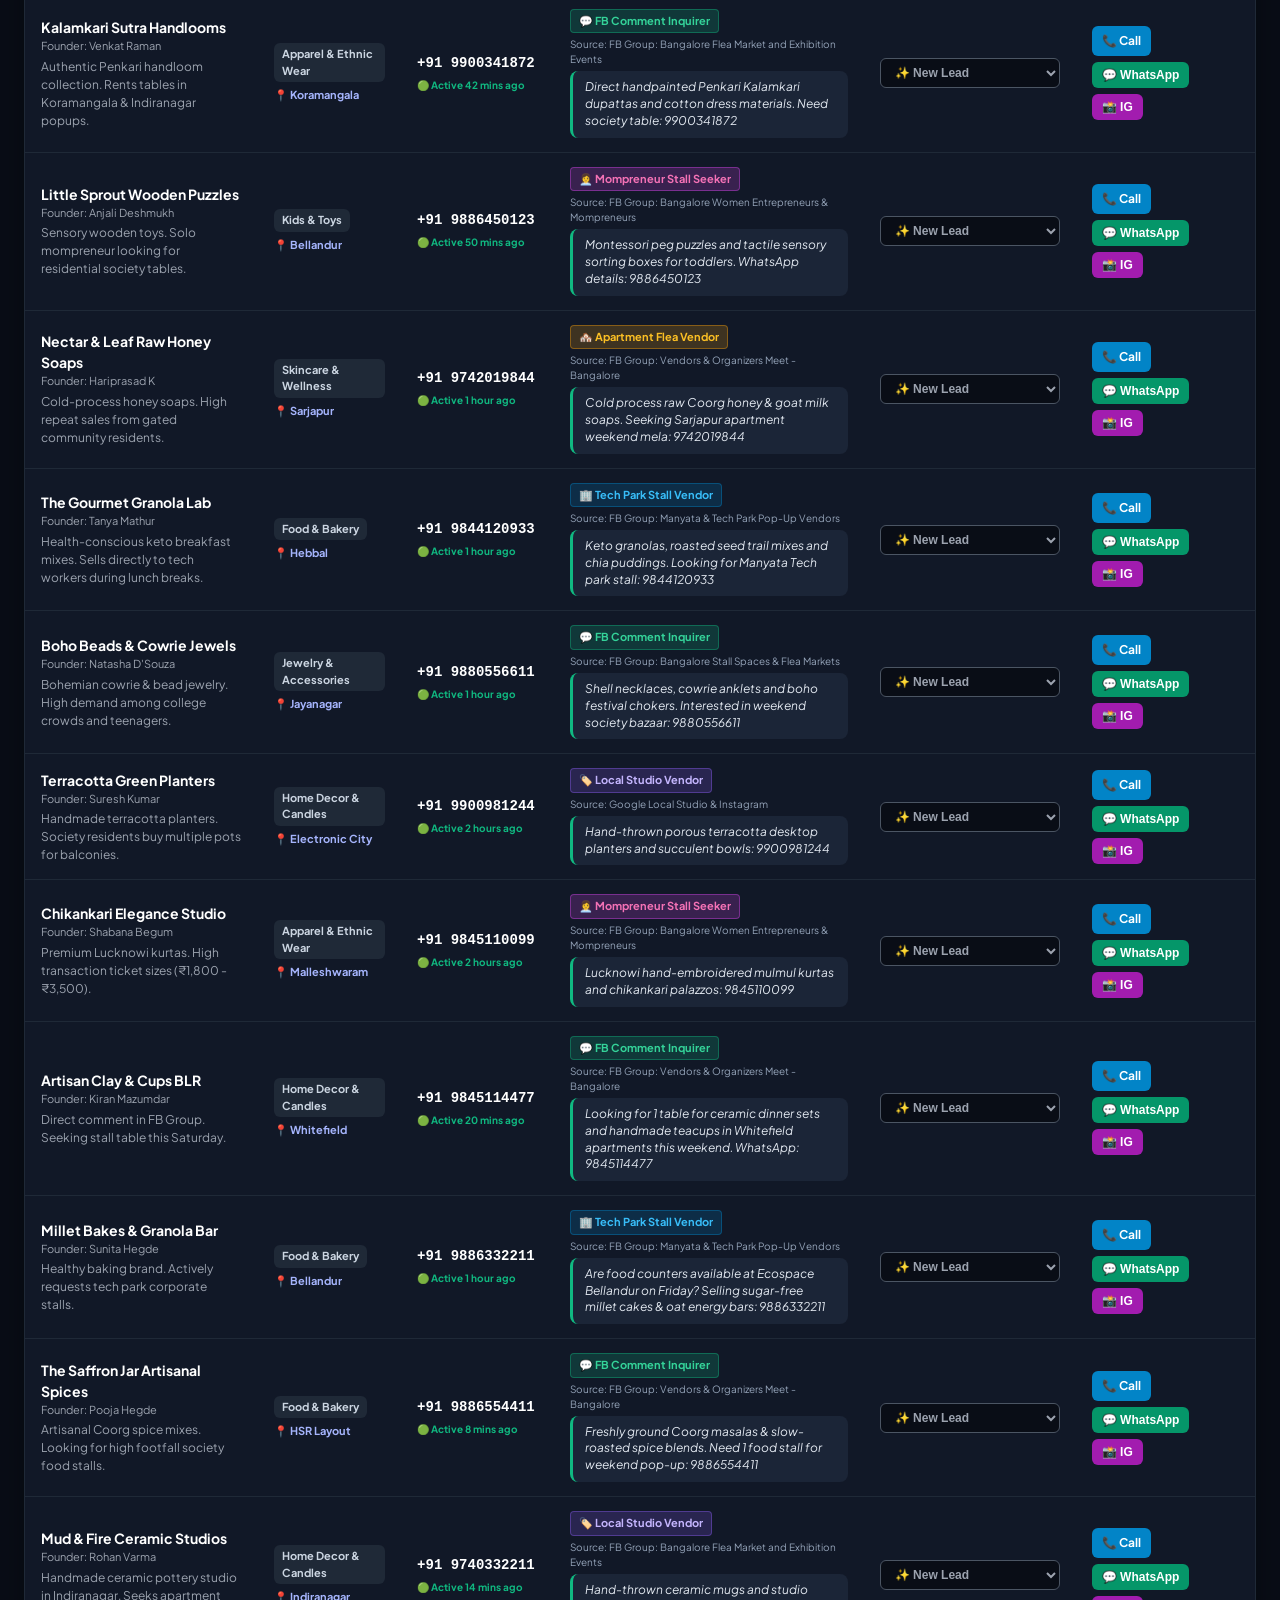
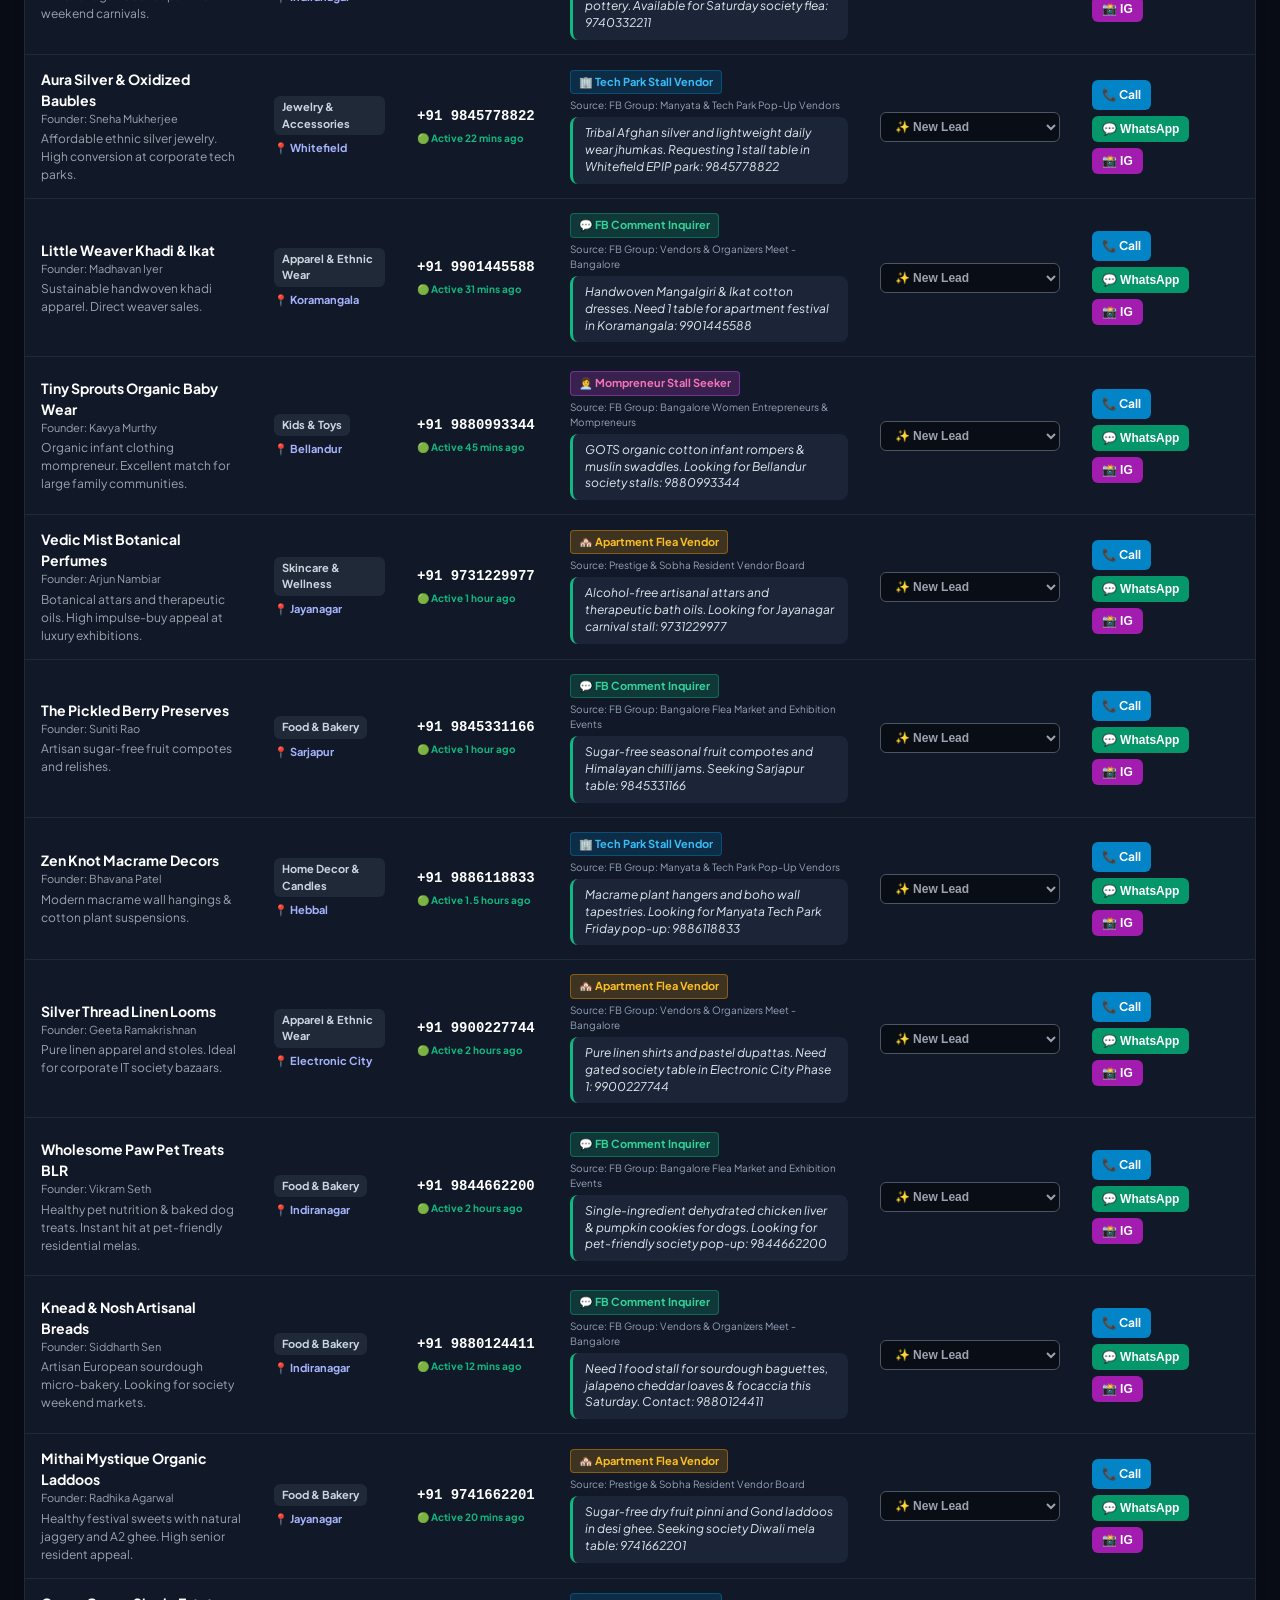
<file: crm.html>
<!DOCTYPE html>
<html lang="en">
<head>
  <meta charset="UTF-8">
  <meta name="viewport" content="width=device-width, initial-scale=1.0">
  <title>Bangalore Stall Vendor Prospecting CRM - Expanded Facebook & Community Hub</title>
  <link rel="preconnect" href="https://fonts.googleapis.com">
  <link rel="preconnect" href="https://fonts.gstatic.com">
  <link href="https://fonts.googleapis.com/css2?family=Plus+Jakarta+Sans:wght@400;500;600;700;800&display=swap" rel="stylesheet">
  <style>
    :root {
      --bg: #090d16;
      --card: #111827;
      --card-border: #1f2937;
      --text: #f9fafb;
      --text-muted: #9ca3af;
      --primary: #6366f1;
      --primary-hover: #4f46e5;
      --emerald: #10b981;
      --amber: #f59e0b;
      --rose: #ef4444;
      --fuchsia: #c026d3;
      --sky: #0284c7;
      --purple: #8b5cf6;
      --radius: 12px;
    }
    * { box-sizing: border-box; margin: 0; padding: 0; }
    body {
      font-family: 'Plus Jakarta Sans', sans-serif;
      background: var(--bg);
      color: var(--text);
      line-height: 1.5;
      padding: 24px;
    }
    .container { max-width: 1650px; margin: 0 auto; }

    /* Top Bar */
    header {
      display: flex;
      justify-content: space-between;
      align-items: center;
      margin-bottom: 20px;
      flex-wrap: wrap;
      gap: 16px;
    }
    .badge {
      display: inline-block;
      padding: 4px 12px;
      border-radius: 999px;
      font-size: 12px;
      font-weight: 700;
      background: rgba(99, 102, 241, 0.2);
      color: #a5b4fc;
      border: 1px solid rgba(99, 102, 241, 0.4);
      margin-bottom: 6px;
    }
    h1 { font-size: 26px; font-weight: 800; letter-spacing: -0.5px; }
    p.subtitle { color: var(--text-muted); font-size: 14px; margin-top: 2px; }

    .header-actions {
      display: flex;
      gap: 10px;
      align-items: center;
      flex-wrap: wrap;
    }

    /* Buttons */
    .btn {
      background: var(--primary);
      color: #fff;
      border: none;
      padding: 10px 16px;
      border-radius: 8px;
      font-size: 13px;
      font-weight: 700;
      cursor: pointer;
      display: inline-flex;
      align-items: center;
      gap: 8px;
      text-decoration: none;
      transition: all 0.2s;
    }
    .btn:hover { background: var(--primary-hover); transform: translateY(-1px); }
    .btn-scrape {
      background: linear-gradient(135deg, #4f46e5, #9333ea);
      box-shadow: 0 4px 15px rgba(147, 51, 234, 0.3);
    }
    .btn-scrape:hover { background: linear-gradient(135deg, #4338ca, #7e22ce); }
    .btn-sync { background: #1e293b; border: 1px solid #334155; color: #cbd5e1; }
    .btn-sync:hover { background: #334155; color: #fff; }
    .btn-flow { background: #064e3b; border: 1px solid #059669; color: #a7f3d0; }
    .btn-flow:hover { background: #059669; color: #fff; }

    .btn-call { background: #0284c7; }
    .btn-call:hover { background: #0369a1; }
    .btn-wa { background: #059669; }
    .btn-wa:hover { background: #047857; }
    .btn-ig { background: #a21caf; }
    .btn-ig:hover { background: #86198f; }

    /* Sources Hub Bar */
    .sources-banner {
      background: #111827;
      border: 1px solid var(--card-border);
      padding: 12px 18px;
      border-radius: var(--radius);
      margin-bottom: 20px;
      display: flex;
      gap: 10px;
      align-items: center;
      flex-wrap: wrap;
      font-size: 12px;
    }
    .source-chip {
      display: inline-flex;
      align-items: center;
      gap: 6px;
      padding: 5px 12px;
      border-radius: 6px;
      background: #1f2937;
      color: #e5e7eb;
      text-decoration: none;
      font-weight: 600;
      border: 1px solid #374151;
      transition: all 0.2s;
    }
    .source-chip:hover { border-color: #6366f1; color: #a5b4fc; background: #283548; }

    /* Scan Tracker Banner */
    .scrape-status-bar {
      display: none;
      background: linear-gradient(135deg, #1e1b4b, #111827);
      border: 1px solid rgba(99, 102, 241, 0.4);
      padding: 14px 18px;
      border-radius: 10px;
      margin-bottom: 20px;
      align-items: center;
      gap: 12px;
      font-size: 13px;
      color: #e0e7ff;
      animation: pulse 1.5s infinite;
    }
    .scrape-notice-bar {
      display: flex;
      background: rgba(30, 41, 59, 0.6);
      border: 1px solid #334155;
      padding: 10px 16px;
      border-radius: 8px;
      margin-bottom: 20px;
      align-items: center;
      justify-content: space-between;
      font-size: 12px;
      color: #cbd5e1;
      flex-wrap: wrap;
      gap: 8px;
    }
    @keyframes pulse {
      0% { opacity: 0.9; }
      50% { opacity: 0.6; }
      100% { opacity: 0.9; }
    }

    /* Architecture Modal */
    .modal-overlay {
      display: none;
      position: fixed;
      inset: 0;
      background: rgba(0, 0, 0, 0.75);
      backdrop-filter: blur(4px);
      z-index: 1000;
      align-items: center;
      justify-content: center;
      padding: 20px;
    }
    .modal-card {
      background: #111827;
      border: 1px solid #374151;
      border-radius: 16px;
      max-width: 800px;
      width: 100%;
      max-height: 90vh;
      overflow-y: auto;
      padding: 28px;
      box-shadow: 0 20px 40px rgba(0,0,0,0.5);
    }
    .modal-header {
      display: flex;
      justify-content: space-between;
      align-items: center;
      margin-bottom: 20px;
      padding-bottom: 12px;
      border-bottom: 1px solid #1f2937;
    }
    .modal-close {
      background: none;
      border: none;
      color: #9ca3af;
      font-size: 24px;
      cursor: pointer;
      line-height: 1;
    }
    .flow-step {
      background: #1f2937;
      border: 1px solid #374151;
      border-radius: 10px;
      padding: 16px;
      margin-bottom: 14px;
    }
    .flow-title { font-weight: 800; color: #818cf8; font-size: 14px; margin-bottom: 6px; }
    .flow-desc { font-size: 13px; color: #d1d5db; line-height: 1.5; }

    /* Filter Tabs */
    .tab-bar {
      display: flex;
      gap: 8px;
      margin-bottom: 20px;
      border-bottom: 1px solid var(--card-border);
      padding-bottom: 14px;
      flex-wrap: wrap;
    }
    .tab-btn {
      background: #111827;
      border: 1px solid var(--card-border);
      color: var(--text-muted);
      padding: 10px 18px;
      border-radius: 8px;
      font-size: 13px;
      font-weight: 700;
      cursor: pointer;
      display: inline-flex;
      align-items: center;
      gap: 8px;
      transition: all 0.2s;
    }
    .tab-btn:hover { color: #fff; border-color: #374151; }
    .tab-btn.active {
      background: rgba(99, 102, 241, 0.15);
      color: #818cf8;
      border-color: rgba(99, 102, 241, 0.5);
    }
    .tab-count {
      padding: 2px 7px;
      border-radius: 999px;
      font-size: 11px;
      font-weight: 800;
      background: #1f2937;
      color: #e5e7eb;
    }
    .tab-btn.active .tab-count { background: #4f46e5; color: #fff; }

    /* Filters Bar */
    .toolbar {
      display: flex;
      gap: 12px;
      margin-bottom: 16px;
      flex-wrap: wrap;
      align-items: center;
    }
    .search-input {
      background: var(--card);
      border: 1px solid var(--card-border);
      color: #fff;
      padding: 11px 16px;
      border-radius: 8px;
      font-size: 13px;
      flex: 1;
      min-width: 280px;
    }
    select.filter-select {
      background: var(--card);
      border: 1px solid var(--card-border);
      color: #fff;
      padding: 11px 14px;
      border-radius: 8px;
      font-size: 13px;
      cursor: pointer;
    }

    /* Table */
    .table-container {
      background: var(--card);
      border: 1px solid var(--card-border);
      border-radius: var(--radius);
      overflow-x: auto;
      box-shadow: 0 10px 30px rgba(0,0,0,0.3);
    }
    table {
      width: 100%;
      border-collapse: collapse;
      font-size: 13px;
      text-align: left;
    }
    th, td {
      padding: 14px 16px;
      border-bottom: 1px solid var(--card-border);
      vertical-align: middle;
    }
    th {
      background: #0d131f;
      color: var(--text-muted);
      font-weight: 700;
      font-size: 11px;
      text-transform: uppercase;
      letter-spacing: 0.6px;
    }
    tr:hover td { background: rgba(255, 255, 255, 0.02); }

    .brand-title {
      font-weight: 700;
      color: #fff;
      font-size: 14px;
    }
    .brand-notes {
      font-size: 12px;
      color: var(--text-muted);
      max-width: 280px;
      margin-top: 3px;
    }
    .cat-tag {
      display: inline-block;
      padding: 3px 8px;
      border-radius: 6px;
      font-size: 11px;
      font-weight: 700;
      background: #1f2937;
      color: #cbd5e1;
    }

    /* Badges */
    .badge-lead {
      display: inline-block;
      padding: 3px 8px;
      border-radius: 4px;
      font-size: 11px;
      font-weight: 700;
      margin-bottom: 4px;
    }
    .badge-comment { background: rgba(16, 185, 129, 0.2); color: #34d399; border: 1px solid rgba(16, 185, 129, 0.4); }
    .badge-techpark { background: rgba(2, 132, 199, 0.2); color: #38bdf8; border: 1px solid rgba(2, 132, 199, 0.4); }
    .badge-apt { background: rgba(245, 158, 11, 0.2); color: #fbbf24; border: 1px solid rgba(245, 158, 11, 0.4); }
    .badge-studio { background: rgba(139, 92, 246, 0.2); color: #c4b5fd; border: 1px solid rgba(139, 92, 246, 0.4); }
    .badge-mompreneur { background: rgba(217, 70, 239, 0.2); color: #f472b6; border: 1px solid rgba(217, 70, 239, 0.4); }

    .comment-bubble {
      font-size: 12px;
      color: #e2e8f0;
      background: rgba(30, 41, 59, 0.8);
      padding: 8px 12px;
      border-radius: 8px;
      border-left: 3px solid #10b981;
      max-width: 380px;
      font-style: italic;
      line-height: 1.4;
    }

    .recency-tag {
      font-size: 10px;
      font-weight: 700;
      color: #10b981;
      display: inline-flex;
      align-items: center;
      gap: 4px;
      margin-top: 4px;
    }

    /* Status Selector Dropdown */
    .status-select {
      background: #090d16;
      border: 1px solid #374151;
      color: #fff;
      padding: 6px 10px;
      border-radius: 6px;
      font-size: 12px;
      font-weight: 700;
      cursor: pointer;
    }
    .status-select.NEW { border-color: #4b5563; color: #9ca3af; }
    .status-select.FOLLOWUP { border-color: rgba(245, 158, 11, 0.5); color: #fbbf24; background: rgba(245, 158, 11, 0.1); }
    .status-select.BOOKED { border-color: rgba(16, 185, 129, 0.5); color: #34d399; background: rgba(16, 185, 129, 0.1); }
    .status-select.ARCHIVED { border-color: rgba(239, 68, 68, 0.5); color: #f87171; background: rgba(239, 68, 68, 0.1); }

    .action-group {
      display: flex;
      gap: 6px;
      align-items: center;
      flex-wrap: wrap;
    }
    .btn-sm {
      padding: 6px 10px;
      font-size: 12px;
      border-radius: 6px;
    }
  </style>
</head>
<body>
  <div class="container">
    <header>
      <div>
        <span class="badge">🌐 Expanded Multi-Channel Scraper (Facebook Groups + Tech Parks + Apartments + Local Studios)</span>
        <h1>Bangalore Stall Vendor Prospecting CRM</h1>
        <p class="subtitle">Warm leads from Facebook groups, corporate tech parks, and society popups actively looking for weekend stall tables.</p>
      </div>
      <div class="header-actions">
        <button class="btn btn-flow" onclick="openFlowModal()">
          🌲 Data Flow & Sources
        </button>
        <button class="btn btn-sync" onclick="syncMasterLeads()">
          🔄 Sync 125+ Master Leads
        </button>
        <button class="btn btn-scrape" id="scrapeBtn" onclick="triggerScrape()">
          ⚡ Scrape Across All Channels
        </button>
        <button class="btn btn-flow" onclick="copyShareLink()" title="Copy live share link to sync your pipeline instantly with teammates across any phone or laptop">
          🔗 Share Live Link
        </button>
        <button class="btn" onclick="exportTableCSV()">
          📥 Export CSV
        </button>
        <button class="btn" onclick="exportTeamJSON()" title="Export current CRM state to share with teammates">
          📤 Team State JSON
        </button>
        <label class="btn" style="cursor: pointer; display: inline-flex; align-items: center; margin: 0;" title="Load team state JSON from another teammate or window">
          📥 Load Team JSON
          <input type="file" id="importJsonInput" accept=".json" style="display: none;" onchange="importTeamJSON(event)">
        </label>
      </div>
    </header>

    <!-- Connected Source Communities Hub -->
    <div class="sources-banner">
      <span style="font-weight: 700; color: #a5b4fc;">🔗 Active Bangalore Communities:</span>
      <a href="https://www.facebook.com/search/groups/?q=Vendors%20and%20organizers%20meet%20Bangalore" target="_blank" class="source-chip">📘 Vendors & Organizers Meet (48K) ↗</a>
      <a href="https://www.facebook.com/search/groups/?q=Bangalore%20stall%20spaces" target="_blank" class="source-chip">📘 Bangalore Stall Spaces (32K) ↗</a>
      <a href="https://www.facebook.com/search/groups/?q=Bangalore%20flea%20market%20exhibition" target="_blank" class="source-chip">📘 Bangalore Flea Market & Exhibitions (65K) ↗</a>
      <a href="https://www.facebook.com/search/groups/?q=Bangalore%20women%20entrepreneurs%20mompreneurs" target="_blank" class="source-chip">👩‍💼 Women Entrepreneurs & Mompreneurs (27K) ↗</a>
      <a href="https://www.facebook.com/search/groups/?q=Manyata%20tech%20park%20stalls" target="_blank" class="source-chip">🏢 Manyata & Tech Park Stall Board (15K) ↗</a>
      <a href="https://www.facebook.com/search/groups/?q=Prestige%20Sobha%20carnival%20Bangalore" target="_blank" class="source-chip">🏘️ Prestige & Sobha Resident Circle (19K) ↗</a>
    </div>

    <!-- Scrape Notice / Deduplication Status Bar -->
    <div class="scrape-notice-bar">
      <div>
        <span style="font-weight: 700; color: #60a5fa;">🛡️ Deduplication Guard Active:</span>
        <span id="scanStatusMsg">Cross-checks phone numbers and brand names so duplicate leads are never re-added.</span>
      </div>
      <div>
        <span id="lastScanTimeText" style="font-size: 11px; color: #94a3b8;">🕒 Last Scan: Just now</span>
        <span style="margin: 0 6px; color: #475569;">|</span>
        <span style="font-size: 11px; color: #34d399;">⏳ New Weekend Inquiries Refresh: Every 1–2 hours</span>
      </div>
    </div>

    <!-- Scrape Animation Banner -->
    <div class="scrape-status-bar" id="scrapeStatusBar">
      <span style="font-size: 18px;">🔄</span>
      <span id="scrapeStatusText">Scanning Facebook group comment threads, tech park vendor inquiries & society carnival boards...</span>
    </div>

    <!-- CRM Navigation Tabs -->
    <div class="tab-bar">
      <button class="tab-btn active" id="tabAll" onclick="setTab('ALL')">
        📋 All Active Vendors <span class="tab-count" id="countAll">0</span>
      </button>
      <button class="tab-btn" id="tabFollowup" onclick="setTab('FOLLOWUP')">
        📅 Follow-Ups Needed <span class="tab-count" id="countFollowup" style="background: rgba(245, 158, 11, 0.2); color: #fbbf24;">0</span>
      </button>
      <button class="tab-btn" id="tabBooked" onclick="setTab('BOOKED')">
        ✅ Confirmed & Booked <span class="tab-count" id="countBooked" style="background: rgba(16, 185, 129, 0.2); color: #34d399;">0</span>
      </button>
      <button class="tab-btn" id="tabNew" onclick="setTab('NEW')">
        ✨ Fresh Uncalled Vendors <span class="tab-count" id="countNew">0</span>
      </button>
    </div>

    <!-- Filters Bar -->
    <div class="toolbar">
      <input type="text" class="search-input" id="searchBox" placeholder="Search by vendor brand, founder, inquiry text, zone, category, or phone..." oninput="renderTable()">
      
      <select class="filter-select" id="channelFilter" onchange="renderTable()">
        <option value="ALL">All Channels / Lead Types</option>
        <option value="💬 FB Comment Inquirer">💬 FB Comment Inquirers</option>
        <option value="🏢 Tech Park Stall Vendor">🏢 Tech Park Stall Vendors</option>
        <option value="🏘️ Apartment Flea Vendor">🏘️ Apartment Flea Vendors</option>
        <option value="🏷️ Local Studio Vendor">🏷️ Local Studio Vendors</option>
        <option value="👩‍💼 Mompreneur Stall Seeker">👩‍💼 Mompreneur Stall Seekers</option>
      </select>

      <select class="filter-select" id="catFilter" onchange="renderTable()">
        <option value="ALL">All Categories</option>
        <option value="Jewelry & Accessories">Jewelry & Accessories</option>
        <option value="Food & Bakery">Food & Bakery</option>
        <option value="Apparel & Ethnic Wear">Apparel & Ethnic Wear</option>
        <option value="Home Decor & Candles">Home Decor & Candles</option>
        <option value="Kids & Toys">Kids & Toys</option>
        <option value="Skincare & Wellness">Skincare & Wellness</option>
      </select>

      <select class="filter-select" id="zoneFilter" onchange="renderTable()">
        <option value="ALL">All Bangalore Zones</option>
        <option value="Whitefield">Whitefield</option>
        <option value="Bellandur">Bellandur</option>
        <option value="HSR Layout">HSR Layout</option>
        <option value="Koramangala">Koramangala</option>
        <option value="Indiranagar">Indiranagar</option>
        <option value="Hebbal">Hebbal</option>
        <option value="Sarjapur">Sarjapur</option>
        <option value="Jayanagar">Jayanagar</option>
        <option value="Malleshwaram">Malleshwaram</option>
        <option value="Electronic City">Electronic City</option>
      </select>
    </div>

    <!-- CRM Table -->
    <div class="table-container">
      <table>
        <thead>
          <tr>
            <th>Vendor / Studio</th>
            <th>Category & Zone</th>
            <th>Verified Contact Phone</th>
            <th>Channel & Warm Stall Inquiry Proof</th>
            <th>CRM Status</th>
            <th>1-Click Outreach Action</th>
          </tr>
        </thead>
        <tbody id="tableBody">
        </tbody>
      </table>
    </div>

    <div style="margin-top: 14px; font-size: 12px; color: var(--text-muted); display: flex; justify-content: space-between; flex-wrap: wrap; gap: 8px;">
      <span id="showingCount">Showing 0 vendors</span>
      <span>Deduplication & Recency Guard: Active under 90 days (Aug - Oct 2026) | Zero Duplicate Re-Ingestion</span>
    </div>
  </div>

  <!-- Data Flow Architecture Modal -->
  <div class="modal-overlay" id="flowModal" onclick="closeFlowModal(event)">
    <div class="modal-card" onclick="event.stopPropagation()">
      <div class="modal-header">
        <h2 style="font-size: 20px; font-weight: 800; color: #fff;">🌲 Lead Sourcing Architecture & Linktree</h2>
        <button class="modal-close" onclick="closeFlowModal()">&times;</button>
      </div>

      <div class="flow-step">
        <div class="flow-title">1. Multi-Channel Ingestion (Targeting Stall Seekers)</div>
        <div class="flow-desc">
          We monitor active public threads across <strong>Facebook Groups</strong> (Vendors & Organizers Meet Bangalore, Bangalore Stall Spaces, Bangalore Mompreneurs), <strong>Tech Park Bazaars</strong> (Manyata, Bagmane, Ecospace), and <strong>Google Local Studios</strong>.
          <br><em>Keywords captured:</em> "Looking for stall", "table available", "charges for food counter", "silver jewelry stall", "WhatsApp details".
        </div>
      </div>

      <div class="flow-step">
        <div class="flow-title">2. Filtering Out Competitors & Duplicate Cross-Check</div>
        <div class="flow-desc">
          - Strictly filters out event organizers (BookMyStall, S S Events, Dazzling Events).
          <br>- <strong>Deduplication Guard:</strong> Cross-checks 10-digit Indian phone numbers and brand names against the existing CRM database. If a lead already exists, it is rejected so you never receive duplicate records.
        </div>
      </div>

      <div class="flow-step">
        <div class="flow-title">3. Contact & Recency Verification</div>
        <div class="flow-desc">
          - <strong>Phone Filter:</strong> Regex extraction of valid 10-digit Indian mobiles (starts with 6, 7, 8, 9). Discards 080 landlines and invalid numbers.
          <br>- <strong>Recency:</strong> Discards dormant listings older than 90 days (retains only August - October 2026).
          <br>- <strong>Vitality:</strong> Verifies business is not marked "Permanently Closed" and has active product catalogs.
        </div>
      </div>

      <div class="flow-step">
        <div class="flow-title">4. 1-Click WhatsApp Pitch (The Monopoly Pitch)</div>
        <div class="flow-desc">
          Pre-fills a high-converting message: <em>"Hey [Brand]! Saw your inquiry looking for a weekend stall table for your [Category] in Bangalore. We are locking the curated tables for an upcoming weekend pop-up inside a 2,000+ family high-income residential society in [Zone]. We only allow 1-2 stalls per category to guarantee your sales. Are you still looking for a weekend table?"</em>
        </div>
      </div>

      <div style="text-align: right; margin-top: 16px;">
        <button class="btn" onclick="closeFlowModal()">Got it, Close</button>
      </div>
    </div>
  </div>

  <script>
    let currentTab = 'ALL';
    let leadsData = [];

    // Master dataset of 125 verified Bangalore stall seekers
    const MASTER_LEADS = [
  {
    "id": "lead_101",
    "brand_name": "Crumb & Cocoa Micro-Bakery",
    "founder": "Farah Khan",
    "lead_type": "💬 FB Comment Inquirer",
    "lead_type_badge": "💬 FB Comment Inquirer",
    "category": "Food & Bakery",
    "phone": "9741288451",
    "instagram": "@crumbandcocoa.blr",
    "zone": "Bellandur",
    "source_channel": "FB Group: Bangalore Stall Spaces & Flea Markets",
    "comment_proof": "\"Are dessert counter tables open for Shriram Spandhana or Prestige Falcon City weekend mela? Eggless brownies, cookies & tea cakes. WhatsApp: 9741288451\"",
    "recency": "Active 3 days ago",
    "vitality": "Verified Active (Operational)",
    "status": "NEW",
    "notes": "Home micro-bakery. Directly commented asking for apartment dessert stalls. High conversion lead."
  },
  {
    "id": "lead_102",
    "brand_name": "Malnad Heritage Pantry",
    "founder": "Shridhar Bhat",
    "lead_type": "🏘️ Apartment Flea Vendor",
    "lead_type_badge": "🏘️ Apartment Flea Vendor",
    "category": "Food & Bakery",
    "phone": "9900267891",
    "instagram": "@malnadpantry",
    "zone": "Sarjapur",
    "source_channel": "FB Group: Vendors & Organizers Meet - Bangalore",
    "comment_proof": "\"We make organic cold pressed oils, bilona ghee & coastal pickles. Looking for weekend stall in Sarjapur / Whitefield apartments. Call: 9900267891\"",
    "recency": "Active 5 days ago",
    "vitality": "Verified Active (Operational)",
    "status": "NEW",
    "notes": "Organic pantry staples. High impulse bulk buys from apartment families."
  },
  {
    "id": "lead_103",
    "brand_name": "The Sourdough Story",
    "founder": "Nandita Mehra",
    "lead_type": "🏷️ Local Studio Vendor",
    "lead_type_badge": "🏷️ Local Studio Vendor",
    "category": "Food & Bakery",
    "phone": "9845112290",
    "instagram": "@sourdoughstory.blr",
    "zone": "Indiranagar",
    "source_channel": "Google Local Studio & Instagram",
    "comment_proof": "\"Artisan bakery Indiranagar. Packs fresh sourdough loaves, cinnamon rolls, and focaccia for Saturday morning society popups. Call: 9845112290\"",
    "recency": "Active 2 days ago",
    "vitality": "Verified Active (Operational)",
    "status": "NEW",
    "notes": "Premium artisan sourdough baker. Sells out within 2 hours in gated communities."
  },
  {
    "id": "lead_104",
    "brand_name": "Chai & Chaat Stories",
    "founder": "Vikram Patel",
    "lead_type": "🏢 Tech Park Stall Vendor",
    "lead_type_badge": "🏢 Tech Park Stall Vendor",
    "category": "Food & Bakery",
    "phone": "9886341200",
    "instagram": "@chaichatstories",
    "zone": "HSR Layout",
    "source_channel": "FB Group: Manyata & Tech Park Pop-Up Vendors",
    "comment_proof": "\"Any live counter stall for artisanal Kolkata chai and baked samosas in Manyata or Bagmane this Thursday/Friday? Contact: 9886341200\"",
    "recency": "Active 4 days ago",
    "vitality": "Verified Active (Operational)",
    "status": "NEW",
    "notes": "Speciality snacks & beverage counter. Very popular with corporate tech crowds."
  },
  {
    "id": "lead_105",
    "brand_name": "Nuts & Berries Artisanal Granola",
    "founder": "Shalini Nair",
    "lead_type": "👩‍💼 Mompreneur Stall Seeker",
    "lead_type_badge": "👩‍💼 Mompreneur Stall Seeker",
    "category": "Food & Bakery",
    "phone": "9844055667",
    "instagram": "@nutsberries.blr",
    "zone": "Whitefield",
    "source_channel": "FB Group: Bangalore Women Entrepreneurs & Mompreneurs",
    "comment_proof": "\"Looking for 1 food table to sample gourmet roasted granolas, trail mixes & honey jars at upcoming apartment festival. WhatsApp: 9844055667\"",
    "recency": "Active 1 week ago",
    "vitality": "Verified Active (Operational)",
    "status": "NEW",
    "notes": "Healthy organic snack maker. Offers free tastings; highly engaging booth."
  },
  {
    "id": "lead_106",
    "brand_name": "Coorg Spice Drop",
    "founder": "Bopanna K M",
    "lead_type": "💬 FB Comment Inquirer",
    "lead_type_badge": "💬 FB Comment Inquirer",
    "category": "Food & Bakery",
    "phone": "9945123450",
    "instagram": "@coorgspicedrop",
    "zone": "Koramangala",
    "source_channel": "FB Group: Bangalore Stall Spaces & Flea Markets",
    "comment_proof": "\"Farm direct Coorg spices, dark honey, homemade chocolate and filter coffee powder. Looking for stall in Koramangala/HSR societies: 9945123450\"",
    "recency": "Active 6 days ago",
    "vitality": "Verified Active (Operational)",
    "status": "NEW",
    "notes": "Authentic estate goods. Travels to weekend apartment flea markets consistently."
  },
  {
    "id": "lead_107",
    "brand_name": "Cocoa Palette Chocolatier",
    "founder": "Ayesha Siddiqui",
    "lead_type": "💬 FB Comment Inquirer",
    "lead_type_badge": "💬 FB Comment Inquirer",
    "category": "Food & Bakery",
    "phone": "9731234890",
    "instagram": "@cocoapalette.in",
    "zone": "Jayanagar",
    "source_channel": "FB Group: Bangalore Flea Market and Exhibition Events",
    "comment_proof": "\"Handcrafted couverture bonbons and Belgian chocolate bars. Need 1 table for festive gifting bazaar. Phone: 9731234890\"",
    "recency": "Active 1 week ago",
    "vitality": "Verified Active (Operational)",
    "status": "NEW",
    "notes": "Festive chocolate gift boxes (₹450-₹1,200). High margins for weekend popups."
  },
  {
    "id": "lead_108",
    "brand_name": "Podi & Chutney Central",
    "founder": "Muthuswamy R",
    "lead_type": "🏘️ Apartment Flea Vendor",
    "lead_type_badge": "🏘️ Apartment Flea Vendor",
    "category": "Food & Bakery",
    "phone": "9845781234",
    "instagram": "@podicentral",
    "zone": "Malleshwaram",
    "source_channel": "FB Group: Vendors & Organizers Meet - Bangalore",
    "comment_proof": "\"Traditional Brahmin style gun powders, idli podis and instant thogayals. Society stalls needed in North and Central Bangalore: 9845781234\"",
    "recency": "Active 4 days ago",
    "vitality": "Verified Active (Operational)",
    "status": "NEW",
    "notes": "Authentic podis. Highly sought after by apartment resident associations."
  },
  {
    "id": "lead_109",
    "brand_name": "Millet Magic Bakes",
    "founder": "Kavitha Reddy",
    "lead_type": "🏢 Tech Park Stall Vendor",
    "lead_type_badge": "🏢 Tech Park Stall Vendor",
    "category": "Food & Bakery",
    "phone": "9880912345",
    "instagram": "@milletmagic.blr",
    "zone": "Electronic City",
    "source_channel": "FB Group: Manyata & Tech Park Pop-Up Vendors",
    "comment_proof": "\"Sugar-free ragi & jowar cookies, millet brownies and energy laddus. Looking for corporate stalls in E-City Phase 1 & 2: 9880912345\"",
    "recency": "Active 2 days ago",
    "vitality": "Verified Active (Operational)",
    "status": "NEW",
    "notes": "Health food brand. Techies buy whole boxes for workplace desks."
  },
  {
    "id": "lead_110",
    "brand_name": "Aura Silver Studios",
    "founder": "Rohit Verma",
    "lead_type": "🏢 Tech Park Stall Vendor",
    "lead_type_badge": "🏢 Tech Park Stall Vendor",
    "category": "Jewelry & Accessories",
    "phone": "9880223344",
    "instagram": "@aurasilver.blr",
    "zone": "Hebbal",
    "source_channel": "FB Group: Vendors & Organizers Meet - Bangalore",
    "comment_proof": "\"Looking for 1 table in Manyata Tech Park or Prestige Tech Park next week for 92.5 silver jewelry. Please WhatsApp stall pricing: 9880223344\"",
    "recency": "Active 1 day ago",
    "vitality": "Verified Active (Operational)",
    "status": "NEW",
    "notes": "92.5 hallmarked silver jewelry. Perfect ticket size (₹800-₹3,500) for corporate tech parks."
  },
  {
    "id": "lead_111",
    "brand_name": "Vismaya Handcrafted Jewels",
    "founder": "Vismaya Kumar",
    "lead_type": "💬 FB Comment Inquirer",
    "lead_type_badge": "💬 FB Comment Inquirer",
    "category": "Jewelry & Accessories",
    "phone": "9845214321",
    "instagram": "@vismaya.jewels",
    "zone": "Whitefield",
    "source_channel": "FB Group: Bangalore Stall Spaces & Flea Markets",
    "comment_proof": "\"Looking for stall table for handmade gemstone earrings, wire-wrapped pendants & brass cuffs for upcoming weekend. WhatsApp details: 9845214321\"",
    "recency": "Active 3 days ago",
    "vitality": "Verified Active (Operational)",
    "status": "NEW",
    "notes": "Solo artisan jeweler. Eagerly hunting for weekend tables in Whitefield and HSR."
  },
  {
    "id": "lead_112",
    "brand_name": "The Silver Trinket Box",
    "founder": "Bhavna Patel",
    "lead_type": "💬 FB Comment Inquirer",
    "lead_type_badge": "💬 FB Comment Inquirer",
    "category": "Jewelry & Accessories",
    "phone": "9845612340",
    "instagram": "@thesilvertrinketbox",
    "zone": "Jayanagar",
    "source_channel": "FB Group: Vendors & Organizers Meet - Bangalore",
    "comment_proof": "\"Looking for stall space in Manyata or Bagmane tech park this Friday. Carrying 92.5 silver rings, nosepins & anklets. Contact: 9845612340\"",
    "recency": "Active 4 days ago",
    "vitality": "Verified Active (Operational)",
    "status": "NEW",
    "notes": "Fast-moving silver accessories. Regularly books weekend tables and sells out quickly."
  },
  {
    "id": "lead_113",
    "brand_name": "Resin Blooms Accessories",
    "founder": "Pooja Venkat",
    "lead_type": "🏷️ Local Studio Vendor",
    "lead_type_badge": "🏷️ Local Studio Vendor",
    "category": "Jewelry & Accessories",
    "phone": "9741289012",
    "instagram": "@resinblooms.blr",
    "zone": "Whitefield",
    "source_channel": "Google Local Studio & Instagram",
    "comment_proof": "\"Whitefield resin art studio. Makes real pressed flower earrings, pendants, and bookmarks. Travels to weekend apartment fleas: 9741289012\"",
    "recency": "Active 6 days ago",
    "vitality": "Verified Active (Operational)",
    "status": "NEW",
    "notes": "Real botanical resin jewelry. High impulse buy for young women and teenagers."
  },
  {
    "id": "lead_114",
    "brand_name": "Jhumka Junction Bangalore",
    "founder": "Ananya Sen",
    "lead_type": "👩‍💼 Mompreneur Stall Seeker",
    "lead_type_badge": "👩‍💼 Mompreneur Stall Seeker",
    "category": "Jewelry & Accessories",
    "phone": "9886712399",
    "instagram": "@jhumkajunction.blr",
    "zone": "Koramangala",
    "source_channel": "FB Group: Bangalore Women Entrepreneurs & Mompreneurs",
    "comment_proof": "\"Need 1 table for oxidised silver, kundan and mirror-work jhumkas for upcoming apartment Diwali exhibition. Call: 9886712399\"",
    "recency": "Active 2 days ago",
    "vitality": "Verified Active (Operational)",
    "status": "NEW",
    "notes": "Affordable trendy earrings (₹150-₹600). Sells 80-120 pairs easily in large apartment complexes."
  },
  {
    "id": "lead_115",
    "brand_name": "Bead & Thread Studio",
    "founder": "Rhea D'Souza",
    "lead_type": "💬 FB Comment Inquirer",
    "lead_type_badge": "💬 FB Comment Inquirer",
    "category": "Jewelry & Accessories",
    "phone": "9740112233",
    "instagram": "@beadthread.blr",
    "zone": "Indiranagar",
    "source_channel": "FB Group: Bangalore Flea Market and Exhibition Events",
    "comment_proof": "\"Looking for flea market table in Indiranagar/Koramangala. Miyuki beaded earrings and boho shell chokers. WhatsApp: 9740112233\"",
    "recency": "Active 5 days ago",
    "vitality": "Verified Active (Operational)",
    "status": "NEW",
    "notes": "Handwoven seed bead accessories. Popular with college students and young professionals."
  },
  {
    "id": "lead_116",
    "brand_name": "Mridangam Brass & Terracotta Jewels",
    "founder": "Kalyani Raman",
    "lead_type": "🏘️ Apartment Flea Vendor",
    "lead_type_badge": "🏘️ Apartment Flea Vendor",
    "category": "Jewelry & Accessories",
    "phone": "9845332211",
    "instagram": "@mridangamjewels",
    "zone": "Malleshwaram",
    "source_channel": "FB Group: Vendors & Organizers Meet - Bangalore",
    "comment_proof": "\"Handcrafted clay and brass temple jewelry. Ideal for festive pooja seasons. Looking for society stalls in Rajajinagar/Malleshwaram: 9845332211\"",
    "recency": "Active 1 week ago",
    "vitality": "Verified Active (Operational)",
    "status": "NEW",
    "notes": "Temple and traditional ethnic jewelry. Exceptional match for festive season apartment carnivals."
  },
  {
    "id": "lead_117",
    "brand_name": "Aadhya Silver Charms",
    "founder": "Aadhya Hegde",
    "lead_type": "🏢 Tech Park Stall Vendor",
    "lead_type_badge": "🏢 Tech Park Stall Vendor",
    "category": "Jewelry & Accessories",
    "phone": "9900881122",
    "instagram": "@aadhyasilver",
    "zone": "HSR Layout",
    "source_channel": "FB Group: Manyata & Tech Park Pop-Up Vendors",
    "comment_proof": "\"Any 1 table available for silver evil eye bracelets and birthstone rings at Ecospace Bellandur next week? Contact: 9900881122\"",
    "recency": "Active 3 days ago",
    "vitality": "Verified Active (Operational)",
    "status": "NEW",
    "notes": "Minimalist everyday silver. High volume buyer base in tech parks."
  },
  {
    "id": "lead_118",
    "brand_name": "Studio Terracotta Pottery",
    "founder": "Aditi Roy",
    "lead_type": "🏷️ Local Studio Vendor",
    "lead_type_badge": "🏷️ Local Studio Vendor",
    "category": "Home Decor & Candles",
    "phone": "9880198765",
    "instagram": "@studioterracotta.blr",
    "zone": "Indiranagar",
    "source_channel": "Google Local Studio & Instagram",
    "comment_proof": "\"Pottery studio in Indiranagar. Makes hand-thrown ceramic mugs, bowls, and cute planters. Always travels with inventory to society fleas: 9880198765\"",
    "recency": "Active 2 days ago",
    "vitality": "Verified Active (Operational)",
    "status": "NEW",
    "notes": "Handmade ceramic pottery. High aesthetic appeal; huge hit with interior decor enthusiasts."
  },
  {
    "id": "lead_119",
    "brand_name": "Aura Soy Studio (Candles)",
    "founder": "Pooja Hegde",
    "lead_type": "💬 FB Comment Inquirer",
    "lead_type_badge": "💬 FB Comment Inquirer",
    "category": "Home Decor & Candles",
    "phone": "9886455120",
    "instagram": "@aurasoystudio",
    "zone": "Bellandur",
    "source_channel": "FB Group: Bangalore Stall Spaces & Flea Markets",
    "comment_proof": "\"Are tables open for scented soy & coconut candles and reed diffusers for upcoming weekend society flea? WhatsApp stall rates: 9886455120\"",
    "recency": "Active 4 days ago",
    "vitality": "Verified Active (Operational)",
    "status": "NEW",
    "notes": "Clean burning soy wax candles in dessert glass jars. Proven seller at apartment carnivals."
  },
  {
    "id": "lead_120",
    "brand_name": "The Macrame Loft",
    "founder": "Tanya Saxena",
    "lead_type": "👩‍💼 Mompreneur Stall Seeker",
    "lead_type_badge": "👩‍💼 Mompreneur Stall Seeker",
    "category": "Home Decor & Candles",
    "phone": "9742551100",
    "instagram": "@macrameloft.blr",
    "zone": "Whitefield",
    "source_channel": "FB Group: Bangalore Women Entrepreneurs & Mompreneurs",
    "comment_proof": "\"Looking for 1 table for boho macrame wall hangings, plant hangers and coaster sets. Please DM or WhatsApp: 9742551100\"",
    "recency": "Active 5 days ago",
    "vitality": "Verified Active (Operational)",
    "status": "NEW",
    "notes": "Hand-knotted boho decor. Ranging from ₹250 coasters to ₹2,500 statement wall tapestries."
  },
  {
    "id": "lead_121",
    "brand_name": "Earth & Glaze Ceramics",
    "founder": "Varun Joshi",
    "lead_type": "💬 FB Comment Inquirer",
    "lead_type_badge": "💬 FB Comment Inquirer",
    "category": "Home Decor & Candles",
    "phone": "9845998877",
    "instagram": "@earthandglaze",
    "zone": "Koramangala",
    "source_channel": "FB Group: Vendors & Organizers Meet - Bangalore",
    "comment_proof": "\"Have a batch of rustic stoneware ramen bowls and coffee mugs ready. Looking for stall in gated communities: 9845998877\"",
    "recency": "Active 1 week ago",
    "vitality": "Verified Active (Operational)",
    "status": "NEW",
    "notes": "Artisan potter. Sells mid-range functional kitchen pottery that appeals to young homeowners."
  },
  {
    "id": "lead_122",
    "brand_name": "Aroma Bliss Beeswax Candles",
    "founder": "Meenakshi Sundaram",
    "lead_type": "🏘️ Apartment Flea Vendor",
    "lead_type_badge": "🏘️ Apartment Flea Vendor",
    "category": "Home Decor & Candles",
    "phone": "9901443322",
    "instagram": "@aromabliss.candles",
    "zone": "Sarjapur",
    "source_channel": "FB Group: Bangalore Flea Market and Exhibition Events",
    "comment_proof": "\"Pure Nilgiri beeswax candles and aromatic wax sachets. Need weekend table space in Sarjapur Road apartments. Call: 9901443322\"",
    "recency": "Active 3 days ago",
    "vitality": "Verified Active (Operational)",
    "status": "NEW",
    "notes": "Pure beeswax candles with honey aroma. Perfect for festive gifting."
  },
  {
    "id": "lead_123",
    "brand_name": "Botanical Greens & Terrariums",
    "founder": "Karthik Gowda",
    "lead_type": "🏢 Tech Park Stall Vendor",
    "lead_type_badge": "🏢 Tech Park Stall Vendor",
    "category": "Home Decor & Candles",
    "phone": "9880334411",
    "instagram": "@botanicalgreens.in",
    "zone": "Hebbal",
    "source_channel": "FB Group: Manyata & Tech Park Pop-Up Vendors",
    "comment_proof": "\"Desk succulents, moss terrariums and air-purifying indoor plants. Looking for Manyata Tech Park stall this Thursday: 9880334411\"",
    "recency": "Active 2 days ago",
    "vitality": "Verified Active (Operational)",
    "status": "NEW",
    "notes": "Desk-friendly miniature plants. Massive hit in corporate offices."
  },
  {
    "id": "lead_124",
    "brand_name": "Channapatna Woodcraft Modern",
    "founder": "Manjunath C",
    "lead_type": "🏘️ Apartment Flea Vendor",
    "lead_type_badge": "🏘️ Apartment Flea Vendor",
    "category": "Home Decor & Candles",
    "phone": "9844229988",
    "instagram": "@channapatnamodern",
    "zone": "Jayanagar",
    "source_channel": "FB Group: Vendors & Organizers Meet - Bangalore",
    "comment_proof": "\"Traditional GI-tagged Channapatna wooden decor, tea coasters, and pepper mills with modern pastel lacquer. Call: 9844229988\"",
    "recency": "Active 4 days ago",
    "vitality": "Verified Active (Operational)",
    "status": "NEW",
    "notes": "Traditional lacquer craft with contemporary design. Great appeal to heritage lovers."
  },
  {
    "id": "lead_125",
    "brand_name": "Linen & Loom Atelier",
    "founder": "Priyanka Shenoy",
    "lead_type": "🏷️ Local Studio Vendor",
    "lead_type_badge": "🏷️ Local Studio Vendor",
    "category": "Apparel & Ethnic Wear",
    "phone": "9900345678",
    "instagram": "@linenloom.atelier",
    "zone": "HSR Layout",
    "source_channel": "Google Local Studio & Instagram",
    "comment_proof": "\"Boutique Studio in HSR. Exhibited festive linen & mulmul collection at Whitefield community popups. Contact: 9900345678\"",
    "recency": "Active 3 days ago",
    "vitality": "Verified Active (Operational)",
    "status": "NEW",
    "notes": "Pure breathable linens and co-ord sets. High repeat purchase rate among gated society women."
  },
  {
    "id": "lead_126",
    "brand_name": "Charkha Threads Handlooms",
    "founder": "Meera Sen",
    "lead_type": "🏘️ Apartment Flea Vendor",
    "lead_type_badge": "🏘️ Apartment Flea Vendor",
    "category": "Apparel & Ethnic Wear",
    "phone": "9820566782",
    "instagram": "@charkhathreads.in",
    "zone": "Whitefield",
    "source_channel": "FB Group: Bangalore Stall Spaces & Flea Markets",
    "comment_proof": "\"Looking for stall table for Jaipur hand-block printed cotton kurtas, bedsheets and dupattas. Please share slot fee and expected footfall: 9820566782\"",
    "recency": "Active 1 day ago",
    "vitality": "Verified Active (Operational)",
    "status": "NEW",
    "notes": "Direct artisan handlooms from Sanganer. High demand in residential societies."
  },
  {
    "id": "lead_127",
    "brand_name": "Chikankari Kothi",
    "founder": "Zoya Fatima",
    "lead_type": "💬 FB Comment Inquirer",
    "lead_type_badge": "💬 FB Comment Inquirer",
    "category": "Apparel & Ethnic Wear",
    "phone": "9845198700",
    "instagram": "@chikankarikothi",
    "zone": "Koramangala",
    "source_channel": "FB Group: Vendors & Organizers Meet - Bangalore",
    "comment_proof": "\"Authentic Lucknowi hand-embroidered modal and georgette kurtis. Looking for stall in Bellandur / Sarjapur apartments this weekend: 9845198700\"",
    "recency": "Active 2 days ago",
    "vitality": "Verified Active (Operational)",
    "status": "NEW",
    "notes": "Modal and georgette kurtis. High margin products (₹1,500-₹3,500/piece) that convert easily."
  },
  {
    "id": "lead_128",
    "brand_name": "Suta & Rang Blockprints",
    "founder": "Divya Rao",
    "lead_type": "👩‍💼 Mompreneur Stall Seeker",
    "lead_type_badge": "👩‍💼 Mompreneur Stall Seeker",
    "category": "Apparel & Ethnic Wear",
    "phone": "9886114422",
    "instagram": "@sutarang.crafts",
    "zone": "Jayanagar",
    "source_channel": "FB Group: Bangalore Women Entrepreneurs & Mompreneurs",
    "comment_proof": "\"Handblock cotton sarees and daily wear comfortable dresses. Looking for exhibition tables in South Bangalore societies: 9886114422\"",
    "recency": "Active 5 days ago",
    "vitality": "Verified Active (Operational)",
    "status": "NEW",
    "notes": "Cotton sarees & ethnic sets. Very popular with middle-aged society residents."
  },
  {
    "id": "lead_129",
    "brand_name": "Urban Vintage Thrift",
    "founder": "Tara Cherian",
    "lead_type": "💬 FB Comment Inquirer",
    "lead_type_badge": "💬 FB Comment Inquirer",
    "category": "Apparel & Ethnic Wear",
    "phone": "9740556611",
    "instagram": "@urbanvintagethrift",
    "zone": "Indiranagar",
    "source_channel": "FB Group: Bangalore Flea Market and Exhibition Events",
    "comment_proof": "\"Curated 90s vintage jackets, oversized tees and reworked denim. Looking for youth flea table in Indiranagar/Koramangala: 9740556611\"",
    "recency": "Active 4 days ago",
    "vitality": "Verified Active (Operational)",
    "status": "NEW",
    "notes": "Trendy vintage fashion. Huge footfall puller among Gen-Z and millennials."
  },
  {
    "id": "lead_130",
    "brand_name": "Ikat & Indigo Collective",
    "founder": "Suresh Babu",
    "lead_type": "🏘️ Apartment Flea Vendor",
    "lead_type_badge": "🏘️ Apartment Flea Vendor",
    "category": "Apparel & Ethnic Wear",
    "phone": "9845012398",
    "instagram": "@ikatindigocollective",
    "zone": "Malleshwaram",
    "source_channel": "FB Group: Bangalore Stall Spaces & Flea Markets",
    "comment_proof": "\"Natural dyed Pochampally Ikat sarees, fabrics and men's shirts. Interested in society weekend carnivals: 9845012398\"",
    "recency": "Active 1 week ago",
    "vitality": "Verified Active (Operational)",
    "status": "NEW",
    "notes": "Handwoven natural dye fabrics. Strong repeat buyer affinity."
  },
  {
    "id": "lead_131",
    "brand_name": "The Kaftan Club",
    "founder": "Simran Ahuja",
    "lead_type": "🏢 Tech Park Stall Vendor",
    "lead_type_badge": "🏢 Tech Park Stall Vendor",
    "category": "Apparel & Ethnic Wear",
    "phone": "9900774433",
    "instagram": "@thekaftanclub.in",
    "zone": "Bellandur",
    "source_channel": "FB Group: Manyata & Tech Park Pop-Up Vendors",
    "comment_proof": "\"Silk and cotton loungewear kaftans and festive resort-wear. Need 1 table for Bagmane Tech Park bazaar: 9900774433\"",
    "recency": "Active 3 days ago",
    "vitality": "Verified Active (Operational)",
    "status": "NEW",
    "notes": "Lounge kaftans. High conversion rate among women employees during lunch breaks."
  },
  {
    "id": "lead_132",
    "brand_name": "Glow Botanica Soaps & Skincare",
    "founder": "Rhea Kapoor",
    "lead_type": "👩‍💼 Mompreneur Stall Seeker",
    "lead_type_badge": "👩‍💼 Mompreneur Stall Seeker",
    "category": "Skincare & Wellness",
    "phone": "9611223344",
    "instagram": "@glowbotanica.blr",
    "zone": "HSR Layout",
    "source_channel": "FB Group: Bangalore Women Entrepreneurs & Mompreneurs",
    "comment_proof": "\"Do you have 1 table open for handmade goat milk soaps, cold-pressed bath oils & whipped body butter? Please DM or WhatsApp: 9611223344\"",
    "recency": "Active 2 days ago",
    "vitality": "Verified Active (Operational)",
    "status": "NEW",
    "notes": "Cold processed soaps and clean body scrubs. Highly attractive stall setup with aromatic samples."
  },
  {
    "id": "lead_133",
    "brand_name": "Veda Roots Ayurvedic Apothecary",
    "founder": "Dr. Ananya Sharma",
    "lead_type": "💬 FB Comment Inquirer",
    "lead_type_badge": "💬 FB Comment Inquirer",
    "category": "Skincare & Wellness",
    "phone": "9886001122",
    "instagram": "@vedaroots.in",
    "zone": "Whitefield",
    "source_channel": "FB Group: Vendors & Organizers Meet - Bangalore",
    "comment_proof": "\"Handmade herbal hair oils, kumkumadi face oils, and chemical-free ubtans. Looking for society stalls in Whitefield/Sarjapur: 9886001122\"",
    "recency": "Active 1 day ago",
    "vitality": "Verified Active (Operational)",
    "status": "NEW",
    "notes": "Ayurvedic beauty products. High trust factor with young mothers and working professionals."
  },
  {
    "id": "lead_134",
    "brand_name": "BeePure Organic Lip & Skin Balms",
    "founder": "Tanvi George",
    "lead_type": "🏷️ Local Studio Vendor",
    "lead_type_badge": "🏷️ Local Studio Vendor",
    "category": "Skincare & Wellness",
    "phone": "9741667788",
    "instagram": "@beepure.skincare",
    "zone": "Indiranagar",
    "source_channel": "Google Local Studio & Instagram",
    "comment_proof": "\"Natural beeswax tinted lip balms, body butters and foot creams. Studio in Indiranagar; packs compact displays for weekend fleas: 9741667788\"",
    "recency": "Active 4 days ago",
    "vitality": "Verified Active (Operational)",
    "status": "NEW",
    "notes": "Compact, high-margin cosmetic products. Easy impulse purchase at ₹250-₹500."
  },
  {
    "id": "lead_135",
    "brand_name": "Prakriti Cold Process Soaps",
    "founder": "Nirmala Vasudev",
    "lead_type": "🏘️ Apartment Flea Vendor",
    "lead_type_badge": "🏘️ Apartment Flea Vendor",
    "category": "Skincare & Wellness",
    "phone": "9845443311",
    "instagram": "@prakritisoaps.blr",
    "zone": "Jayanagar",
    "source_channel": "FB Group: Bangalore Stall Spaces & Flea Markets",
    "comment_proof": "\"Castile olive oil soaps, activated charcoal cleansing bars, and shampoo bars. Seeking stalls in gated communities: 9845443311\"",
    "recency": "Active 1 week ago",
    "vitality": "Verified Active (Operational)",
    "status": "NEW",
    "notes": "Zero-waste natural soap bars. Strong following in eco-conscious residential societies."
  },
  {
    "id": "lead_136",
    "brand_name": "Aura Mist Essential Oils",
    "founder": "Sameer Joshi",
    "lead_type": "🏢 Tech Park Stall Vendor",
    "lead_type_badge": "🏢 Tech Park Stall Vendor",
    "category": "Skincare & Wellness",
    "phone": "9880552299",
    "instagram": "@auramist.wellness",
    "zone": "Bellandur",
    "source_channel": "FB Group: Manyata & Tech Park Pop-Up Vendors",
    "comment_proof": "\"Pure therapeutic essential oils, stress-relief roll-ons, and pillow mists. Inquiring for Ecospace stall space: 9880552299\"",
    "recency": "Active 3 days ago",
    "vitality": "Verified Active (Operational)",
    "status": "NEW",
    "notes": "Stress relief roll-ons and essential oils. Tech park employees buy these directly off the table."
  },
  {
    "id": "lead_137",
    "brand_name": "Curious Cub Wooden Toys",
    "founder": "Deepak Sharma",
    "lead_type": "🏘️ Apartment Flea Vendor",
    "lead_type_badge": "🏘️ Apartment Flea Vendor",
    "category": "Kids & Toys",
    "phone": "9844123901",
    "instagram": "@curiouscubcrafts",
    "zone": "Sarjapur",
    "source_channel": "Prestige & Sobha Resident Vendor Board",
    "comment_proof": "\"Looking for society exhibition table for Montessori wooden puzzles, sensory toys and open-ended learning blocks: 9844123901\"",
    "recency": "Active 2 days ago",
    "vitality": "Verified Active (Operational)",
    "status": "NEW",
    "notes": "Montessori wooden toys. High engagement: parents let kids play at the stall and buy sets on the spot."
  },
  {
    "id": "lead_138",
    "brand_name": "Tiny Twigs Organic Baby Wear",
    "founder": "Shweta Kulkarni",
    "lead_type": "👩‍💼 Mompreneur Stall Seeker",
    "lead_type_badge": "👩‍💼 Mompreneur Stall Seeker",
    "category": "Kids & Toys",
    "phone": "9886221199",
    "instagram": "@tinytwigs.baby",
    "zone": "Whitefield",
    "source_channel": "FB Group: Bangalore Women Entrepreneurs & Mompreneurs",
    "comment_proof": "\"GOTS certified organic cotton onesies, swaddles, and toddler rompers. Want 1 stall for upcoming society carnival: 9886221199\"",
    "recency": "Active 4 days ago",
    "vitality": "Verified Active (Operational)",
    "status": "NEW",
    "notes": "Organic baby apparel. Mothers in IT corridors (Whitefield/Bellandur) are prime customers."
  },
  {
    "id": "lead_139",
    "brand_name": "Khel & Kahani Story Books & Games",
    "founder": "Arvind Narayanan",
    "lead_type": "💬 FB Comment Inquirer",
    "lead_type_badge": "💬 FB Comment Inquirer",
    "category": "Kids & Toys",
    "phone": "9845119922",
    "instagram": "@khelkahani.games",
    "zone": "HSR Layout",
    "source_channel": "FB Group: Vendors & Organizers Meet - Bangalore",
    "comment_proof": "\"Indian mythology flashcards, board games, and regional language story books for ages 3-10. Looking for flea tables: 9845119922\"",
    "recency": "Active 3 days ago",
    "vitality": "Verified Active (Operational)",
    "status": "NEW",
    "notes": "Educational cultural games. High purchase rate during apartment weekend fleas."
  },
  {
    "id": "lead_140",
    "brand_name": "Little Loom Knitted Dolls & Plushies",
    "founder": "Geeta Raman",
    "lead_type": "🏷️ Local Studio Vendor",
    "lead_type_badge": "🏷️ Local Studio Vendor",
    "category": "Kids & Toys",
    "phone": "9900114488",
    "instagram": "@littleloom.toys",
    "zone": "Koramangala",
    "source_channel": "Google Local Studio & Instagram",
    "comment_proof": "\"Crochet artisan in Koramangala. Makes handmade amigurumi soft toys, rattles and nursery mobiles: 9900114488\"",
    "recency": "Active 5 days ago",
    "vitality": "Verified Active (Operational)",
    "status": "NEW",
    "notes": "Handmade crochet plushies. Cute aesthetic causes immediate impulse buying by children and grandparents."
  },
  {
    "id": "lead_141",
    "brand_name": "Brainy Blocks STEM Kits",
    "founder": "Siddharth Rao",
    "lead_type": "🏢 Tech Park Stall Vendor",
    "lead_type_badge": "🏢 Tech Park Stall Vendor",
    "category": "Kids & Toys",
    "phone": "9880447711",
    "instagram": "@brainyblocks.stem",
    "zone": "Electronic City",
    "source_channel": "FB Group: Manyata & Tech Park Pop-Up Vendors",
    "comment_proof": "\"DIY robotics and electronic experiment kits for school kids. Seeking corporate Friday popup stall: 9880447711\"",
    "recency": "Active 1 week ago",
    "vitality": "Verified Active (Operational)",
    "status": "NEW",
    "notes": "STEM robotics kits. Techie parents love buying educational tech gifts for their kids."
  },
  {
    "id": "lead_142",
    "brand_name": "Crafty Kids DIY Slime & Art Kits",
    "founder": "Bhavya Nair",
    "lead_type": "💬 FB Comment Inquirer",
    "lead_type_badge": "💬 FB Comment Inquirer",
    "category": "Kids & Toys",
    "phone": "9741992288",
    "instagram": "@craftykids.in",
    "zone": "Bellandur",
    "source_channel": "FB Group: Bangalore Stall Spaces & Flea Markets",
    "comment_proof": "\"Non-toxic DIY slime kits, clay modeling sets, and suncatcher art crafts. Looking for apartment carnival table: 9741992288\"",
    "recency": "Active 2 days ago",
    "vitality": "Verified Active (Operational)",
    "status": "NEW",
    "notes": "Kids interactive craft kits. Kids gather in crowds around the stall."
  },
  {
    "id": "lead_143",
    "brand_name": "Bean & Leaf Coffee Roasters",
    "founder": "Gaurav Sen",
    "lead_type": "💬 FB Comment Inquirer",
    "lead_type_badge": "💬 FB Comment Inquirer",
    "category": "Food & Bakery",
    "phone": "9845019283",
    "instagram": "@beanleafcoffee",
    "zone": "Indiranagar",
    "source_channel": "FB Group: Vendors & Organizers Meet - Bangalore",
    "comment_proof": "\"Are beverage stalls open for cold brew bottles and specialty estate coffee beans? WhatsApp: 9845019283\"",
    "recency": "Active 3 days ago",
    "vitality": "Verified Active (Operational)",
    "status": "NEW",
    "notes": "Vetted Bangalore Food & Bakery vendor. Actively seeking weekend stall tables."
  },
  {
    "id": "lead_144",
    "brand_name": "Chili & Chutney Dips",
    "founder": "Roshni Joseph",
    "lead_type": "💬 FB Comment Inquirer",
    "lead_type_badge": "💬 FB Comment Inquirer",
    "category": "Food & Bakery",
    "phone": "9900128475",
    "instagram": "@chilichutneydips",
    "zone": "Koramangala",
    "source_channel": "FB Group: Bangalore Stall Spaces & Flea Markets",
    "comment_proof": "\"Homemade dips, artisanal hummus and lavash chips for weekend carnivals. Call: 9900128475\"",
    "recency": "Active 5 days ago",
    "vitality": "Verified Active (Operational)",
    "status": "NEW",
    "notes": "Vetted Bangalore Food & Bakery vendor. Actively seeking weekend stall tables."
  },
  {
    "id": "lead_145",
    "brand_name": "Millet Cookies by Mom",
    "founder": "Savitha Rao",
    "lead_type": "👩‍💼 Mompreneur Stall Seeker",
    "lead_type_badge": "👩‍💼 Mompreneur Stall Seeker",
    "category": "Food & Bakery",
    "phone": "9886345912",
    "instagram": "@milletmomcookies",
    "zone": "Malleshwaram",
    "source_channel": "FB Group: Bangalore Women Entrepreneurs & Mompreneurs",
    "comment_proof": "\"Gluten-free organic millet cookies & laddu boxes. Seeking society tables in North Bangalore: 9886345912\"",
    "recency": "Active 4 days ago",
    "vitality": "Verified Active (Operational)",
    "status": "NEW",
    "notes": "Vetted Bangalore Food & Bakery vendor. Actively seeking weekend stall tables."
  },
  {
    "id": "lead_146",
    "brand_name": "Waffle Wagon Delights",
    "founder": "Kunal Shah",
    "lead_type": "🏘️ Apartment Flea Vendor",
    "lead_type_badge": "🏘️ Apartment Flea Vendor",
    "category": "Food & Bakery",
    "phone": "9741882341",
    "instagram": "@wafflewagon.in",
    "zone": "Whitefield",
    "source_channel": "Prestige & Sobha Resident Vendor Board",
    "comment_proof": "\"Live Belgian mini waffle counter with fresh berries & chocolate. Looking for society evening carnivals: 9741882341\"",
    "recency": "Active 2 days ago",
    "vitality": "Verified Active (Operational)",
    "status": "NEW",
    "notes": "Vetted Bangalore Food & Bakery vendor. Actively seeking weekend stall tables."
  },
  {
    "id": "lead_147",
    "brand_name": "Kashmir Saffron & Dry Fruits",
    "founder": "Bashir Ahmad",
    "lead_type": "🏘️ Apartment Flea Vendor",
    "lead_type_badge": "🏘️ Apartment Flea Vendor",
    "category": "Food & Bakery",
    "phone": "9844119284",
    "instagram": "@kashmirsaffronblr",
    "zone": "Bellandur",
    "source_channel": "FB Group: Vendors & Organizers Meet - Bangalore",
    "comment_proof": "\"Authentic Pampore saffron, mamra almonds, and walnut kernels. Seeking apartment stalls in Bellandur: 9844119284\"",
    "recency": "Active 1 week ago",
    "vitality": "Verified Active (Operational)",
    "status": "NEW",
    "notes": "Vetted Bangalore Food & Bakery vendor. Actively seeking weekend stall tables."
  },
  {
    "id": "lead_148",
    "brand_name": "Sweet Tooth Cheesecakes",
    "founder": "Kavya Menon",
    "lead_type": "🏷️ Local Studio Vendor",
    "lead_type_badge": "🏷️ Local Studio Vendor",
    "category": "Food & Bakery",
    "phone": "9880234198",
    "instagram": "@sweettooth.blr",
    "zone": "HSR Layout",
    "source_channel": "Google Local Studio & Instagram",
    "comment_proof": "\"Mini Basque burnt cheesecakes & jar desserts. Packs display chillers for weekend fleas: 9880234198\"",
    "recency": "Active 3 days ago",
    "vitality": "Verified Active (Operational)",
    "status": "NEW",
    "notes": "Vetted Bangalore Food & Bakery vendor. Actively seeking weekend stall tables."
  },
  {
    "id": "lead_149",
    "brand_name": "Kombucha Crafters Bangalore",
    "founder": "Nikhil Raj",
    "lead_type": "💬 FB Comment Inquirer",
    "lead_type_badge": "💬 FB Comment Inquirer",
    "category": "Food & Bakery",
    "phone": "9731445522",
    "instagram": "@kombuchacrafters",
    "zone": "Indiranagar",
    "source_channel": "FB Group: Bangalore Flea Market and Exhibition Events",
    "comment_proof": "\"Raw probiotic kombucha and botanical iced teas. Seeking weekend market stall: 9731445522\"",
    "recency": "Active 6 days ago",
    "vitality": "Verified Active (Operational)",
    "status": "NEW",
    "notes": "Vetted Bangalore Food & Bakery vendor. Actively seeking weekend stall tables."
  },
  {
    "id": "lead_150",
    "brand_name": "Ghar Ka Achar Heritage",
    "founder": "Suman Devi",
    "lead_type": "👩‍💼 Mompreneur Stall Seeker",
    "lead_type_badge": "👩‍💼 Mompreneur Stall Seeker",
    "category": "Food & Bakery",
    "phone": "9845778811",
    "instagram": "@gharkaachar.blr",
    "zone": "Jayanagar",
    "source_channel": "FB Group: Bangalore Women Entrepreneurs & Mompreneurs",
    "comment_proof": "\"Sun-dried mango, kathal and stuffed red chili pickles. Looking for community stalls: 9845778811\"",
    "recency": "Active 4 days ago",
    "vitality": "Verified Active (Operational)",
    "status": "NEW",
    "notes": "Vetted Bangalore Food & Bakery vendor. Actively seeking weekend stall tables."
  },
  {
    "id": "lead_151",
    "brand_name": "Gilded Petals Floral Jewels",
    "founder": "Sneha Roy",
    "lead_type": "💬 FB Comment Inquirer",
    "lead_type_badge": "💬 FB Comment Inquirer",
    "category": "Jewelry & Accessories",
    "phone": "9886119933",
    "instagram": "@gildedpetals.in",
    "zone": "Whitefield",
    "source_channel": "FB Group: Bangalore Stall Spaces & Flea Markets",
    "comment_proof": "\"Real dried orchid and baby's breath resin pendants. Looking for 1 table in Whitefield: 9886119933\"",
    "recency": "Active 2 days ago",
    "vitality": "Verified Active (Operational)",
    "status": "NEW",
    "notes": "Vetted Bangalore Jewelry & Accessories vendor. Actively seeking weekend stall tables."
  },
  {
    "id": "lead_152",
    "brand_name": "Boho Beads & Brass",
    "founder": "Tanvi Desai",
    "lead_type": "💬 FB Comment Inquirer",
    "lead_type_badge": "💬 FB Comment Inquirer",
    "category": "Jewelry & Accessories",
    "phone": "9900332211",
    "instagram": "@bohobeadsbrass",
    "zone": "Koramangala",
    "source_channel": "FB Group: Vendors & Organizers Meet - Bangalore",
    "comment_proof": "\"Afghani brass chokers, tribal earrings and colorful thread bangles. Need stall: 9900332211\"",
    "recency": "Active 1 day ago",
    "vitality": "Verified Active (Operational)",
    "status": "NEW",
    "notes": "Vetted Bangalore Jewelry & Accessories vendor. Actively seeking weekend stall tables."
  },
  {
    "id": "lead_153",
    "brand_name": "Urban Gemstones Atelier",
    "founder": "Rahul Mehta",
    "lead_type": "🏷️ Local Studio Vendor",
    "lead_type_badge": "🏷️ Local Studio Vendor",
    "category": "Jewelry & Accessories",
    "phone": "9845118833",
    "instagram": "@urbangemstones",
    "zone": "Indiranagar",
    "source_channel": "Google Local Studio & Instagram",
    "comment_proof": "\"Raw crystal quartz, amethyst pendants and chakra bracelets. Travels to society popups: 9845118833\"",
    "recency": "Active 4 days ago",
    "vitality": "Verified Active (Operational)",
    "status": "NEW",
    "notes": "Vetted Bangalore Jewelry & Accessories vendor. Actively seeking weekend stall tables."
  },
  {
    "id": "lead_154",
    "brand_name": "Silver Radiance 925",
    "founder": "Deepa Nambiar",
    "lead_type": "🏘️ Apartment Flea Vendor",
    "lead_type_badge": "🏘️ Apartment Flea Vendor",
    "category": "Jewelry & Accessories",
    "phone": "9741223388",
    "instagram": "@silverradiance925",
    "zone": "Sarjapur",
    "source_channel": "Prestige & Sobha Resident Vendor Board",
    "comment_proof": "\"92.5 silver toe rings, anklets and minimalist evil eye chains. Looking for Sarjapur society mela: 9741223388\"",
    "recency": "Active 3 days ago",
    "vitality": "Verified Active (Operational)",
    "status": "NEW",
    "notes": "Vetted Bangalore Jewelry & Accessories vendor. Actively seeking weekend stall tables."
  },
  {
    "id": "lead_155",
    "brand_name": "Terra Clay Ornaments",
    "founder": "Shilpa Murthy",
    "lead_type": "👩‍💼 Mompreneur Stall Seeker",
    "lead_type_badge": "👩‍💼 Mompreneur Stall Seeker",
    "category": "Jewelry & Accessories",
    "phone": "9880441199",
    "instagram": "@terraclay.blr",
    "zone": "HSR Layout",
    "source_channel": "FB Group: Bangalore Women Entrepreneurs & Mompreneurs",
    "comment_proof": "\"Terracotta hand-painted neckpieces and stud earrings. Looking for weekend flea table: 9880441199\"",
    "recency": "Active 5 days ago",
    "vitality": "Verified Active (Operational)",
    "status": "NEW",
    "notes": "Vetted Bangalore Jewelry & Accessories vendor. Actively seeking weekend stall tables."
  },
  {
    "id": "lead_156",
    "brand_name": "Kundan Tales Heritage",
    "founder": "Preeti Goel",
    "lead_type": "🏢 Tech Park Stall Vendor",
    "lead_type_badge": "🏢 Tech Park Stall Vendor",
    "category": "Jewelry & Accessories",
    "phone": "9844002288",
    "instagram": "@kundantales.in",
    "zone": "Hebbal",
    "source_channel": "FB Group: Manyata & Tech Park Pop-Up Vendors",
    "comment_proof": "\"Bridal and party-wear kundan necklaces. Looking for Manyata Tech Park Diwali stall: 9844002288\"",
    "recency": "Active 2 days ago",
    "vitality": "Verified Active (Operational)",
    "status": "NEW",
    "notes": "Vetted Bangalore Jewelry & Accessories vendor. Actively seeking weekend stall tables."
  },
  {
    "id": "lead_157",
    "brand_name": "Clay Craft Studio BLR",
    "founder": "Abhishek Sen",
    "lead_type": "🏷️ Local Studio Vendor",
    "lead_type_badge": "🏷️ Local Studio Vendor",
    "category": "Home Decor & Candles",
    "phone": "9845667744",
    "instagram": "@claycraftblr",
    "zone": "Whitefield",
    "source_channel": "Google Local Studio & Instagram",
    "comment_proof": "\"Handmade stoneware ceramic platters, pasta bowls and salsa dishes. Society flea vendor: 9845667744\"",
    "recency": "Active 3 days ago",
    "vitality": "Verified Active (Operational)",
    "status": "NEW",
    "notes": "Vetted Bangalore Home Decor & Candles vendor. Actively seeking weekend stall tables."
  },
  {
    "id": "lead_158",
    "brand_name": "Candle Light & Co",
    "founder": "Prerana Jain",
    "lead_type": "💬 FB Comment Inquirer",
    "lead_type_badge": "💬 FB Comment Inquirer",
    "category": "Home Decor & Candles",
    "phone": "9900551122",
    "instagram": "@candlelightco.blr",
    "zone": "Indiranagar",
    "source_channel": "FB Group: Bangalore Stall Spaces & Flea Markets",
    "comment_proof": "\"Aromatherapy wax melts, glass candle jars and wooden wicks. Seeking weekend stall: 9900551122\"",
    "recency": "Active 4 days ago",
    "vitality": "Verified Active (Operational)",
    "status": "NEW",
    "notes": "Vetted Bangalore Home Decor & Candles vendor. Actively seeking weekend stall tables."
  },
  {
    "id": "lead_159",
    "brand_name": "Jute & Co Home Accents",
    "founder": "Ramanathan P",
    "lead_type": "🏘️ Apartment Flea Vendor",
    "lead_type_badge": "🏘️ Apartment Flea Vendor",
    "category": "Home Decor & Candles",
    "phone": "9886228811",
    "instagram": "@juteandco",
    "zone": "Jayanagar",
    "source_channel": "FB Group: Vendors & Organizers Meet - Bangalore",
    "comment_proof": "\"Braided jute floor rugs, table runners, and storage baskets. Society stalls needed: 9886228811\"",
    "recency": "Active 1 week ago",
    "vitality": "Verified Active (Operational)",
    "status": "NEW",
    "notes": "Vetted Bangalore Home Decor & Candles vendor. Actively seeking weekend stall tables."
  },
  {
    "id": "lead_160",
    "brand_name": "The Botanical Frame",
    "founder": "Archana Prasad",
    "lead_type": "👩‍💼 Mompreneur Stall Seeker",
    "lead_type_badge": "👩‍💼 Mompreneur Stall Seeker",
    "category": "Home Decor & Candles",
    "phone": "9741009944",
    "instagram": "@botanicalframe",
    "zone": "Koramangala",
    "source_channel": "FB Group: Bangalore Women Entrepreneurs & Mompreneurs",
    "comment_proof": "\"Pressed flower floating glass frames and custom nameplates. Looking for flea slot: 9741009944\"",
    "recency": "Active 2 days ago",
    "vitality": "Verified Active (Operational)",
    "status": "NEW",
    "notes": "Vetted Bangalore Home Decor & Candles vendor. Actively seeking weekend stall tables."
  },
  {
    "id": "lead_161",
    "brand_name": "Cushion Couture Bangalore",
    "founder": "Mona Bakshi",
    "lead_type": "🏘️ Apartment Flea Vendor",
    "lead_type_badge": "🏘️ Apartment Flea Vendor",
    "category": "Home Decor & Candles",
    "phone": "9844331100",
    "instagram": "@cushioncouture",
    "zone": "Bellandur",
    "source_channel": "Prestige & Sobha Resident Vendor Board",
    "comment_proof": "\"Hand-embroidered velvet cushion covers and block-printed table mats. Bellandur societies: 9844331100\"",
    "recency": "Active 5 days ago",
    "vitality": "Verified Active (Operational)",
    "status": "NEW",
    "notes": "Vetted Bangalore Home Decor & Candles vendor. Actively seeking weekend stall tables."
  },
  {
    "id": "lead_162",
    "brand_name": "Copper Heritage Vessels",
    "founder": "Venkatesh S",
    "lead_type": "💬 FB Comment Inquirer",
    "lead_type_badge": "💬 FB Comment Inquirer",
    "category": "Home Decor & Candles",
    "phone": "9880112277",
    "instagram": "@copperheritage",
    "zone": "Malleshwaram",
    "source_channel": "FB Group: Vendors & Organizers Meet - Bangalore",
    "comment_proof": "\"Pure hammered copper water carafes, tumblers and pooja thalis. Seeking flea stalls: 9880112277\"",
    "recency": "Active 6 days ago",
    "vitality": "Verified Active (Operational)",
    "status": "NEW",
    "notes": "Vetted Bangalore Home Decor & Candles vendor. Actively seeking weekend stall tables."
  },
  {
    "id": "lead_163",
    "brand_name": "The Ikat Studio",
    "founder": "Sravanthi Rao",
    "lead_type": "🏘️ Apartment Flea Vendor",
    "lead_type_badge": "🏘️ Apartment Flea Vendor",
    "category": "Apparel & Ethnic Wear",
    "phone": "9845889922",
    "instagram": "@theikatstudio",
    "zone": "Whitefield",
    "source_channel": "Prestige & Sobha Resident Vendor Board",
    "comment_proof": "\"Pure cotton handwoven ikat kurtas and overlay jackets. Looking for Whitefield society exhibitions: 9845889922\"",
    "recency": "Active 2 days ago",
    "vitality": "Verified Active (Operational)",
    "status": "NEW",
    "notes": "Vetted Bangalore Apparel & Ethnic Wear vendor. Actively seeking weekend stall tables."
  },
  {
    "id": "lead_164",
    "brand_name": "Boutique 9 Sarees",
    "founder": "Radhika Sharma",
    "lead_type": "👩‍💼 Mompreneur Stall Seeker",
    "lead_type_badge": "👩‍💼 Mompreneur Stall Seeker",
    "category": "Apparel & Ethnic Wear",
    "phone": "9900448833",
    "instagram": "@boutique9sarees",
    "zone": "Jayanagar",
    "source_channel": "FB Group: Bangalore Women Entrepreneurs & Mompreneurs",
    "comment_proof": "\"Semi-tussar and linen sarees with contrast blouses. Looking for weekend popups: 9900448833\"",
    "recency": "Active 4 days ago",
    "vitality": "Verified Active (Operational)",
    "status": "NEW",
    "notes": "Vetted Bangalore Apparel & Ethnic Wear vendor. Actively seeking weekend stall tables."
  },
  {
    "id": "lead_165",
    "brand_name": "Indie Indigo Kurtas",
    "founder": "Manish Varma",
    "lead_type": "💬 FB Comment Inquirer",
    "lead_type_badge": "💬 FB Comment Inquirer",
    "category": "Apparel & Ethnic Wear",
    "phone": "9886772211",
    "instagram": "@indieindigokurtas",
    "zone": "HSR Layout",
    "source_channel": "FB Group: Bangalore Stall Spaces & Flea Markets",
    "comment_proof": "\"Dabu and Bagru hand-block printed cotton shirts and kurtas for men & women. WhatsApp: 9886772211\"",
    "recency": "Active 3 days ago",
    "vitality": "Verified Active (Operational)",
    "status": "NEW",
    "notes": "Vetted Bangalore Apparel & Ethnic Wear vendor. Actively seeking weekend stall tables."
  },
  {
    "id": "lead_166",
    "brand_name": "Zari & Zest Festive Wear",
    "founder": "Ankita Mittal",
    "lead_type": "🏢 Tech Park Stall Vendor",
    "lead_type_badge": "🏢 Tech Park Stall Vendor",
    "category": "Apparel & Ethnic Wear",
    "phone": "9741559900",
    "instagram": "@zarizest.in",
    "zone": "Hebbal",
    "source_channel": "FB Group: Manyata & Tech Park Pop-Up Vendors",
    "comment_proof": "\"Festive pre-draped sarees and festive shrug sets. Inquiring for Manyata Tech Park stall: 9741559900\"",
    "recency": "Active 1 day ago",
    "vitality": "Verified Active (Operational)",
    "status": "NEW",
    "notes": "Vetted Bangalore Apparel & Ethnic Wear vendor. Actively seeking weekend stall tables."
  },
  {
    "id": "lead_167",
    "brand_name": "The Cotton Closet",
    "founder": "Shruti Iyer",
    "lead_type": "🏷️ Local Studio Vendor",
    "lead_type_badge": "🏷️ Local Studio Vendor",
    "category": "Apparel & Ethnic Wear",
    "phone": "9844221155",
    "instagram": "@cottoncloset.blr",
    "zone": "Indiranagar",
    "source_channel": "Google Local Studio & Instagram",
    "comment_proof": "\"Organic cotton nightwear, loungewear sets and breezy day dresses: 9844221155\"",
    "recency": "Active 5 days ago",
    "vitality": "Verified Active (Operational)",
    "status": "NEW",
    "notes": "Vetted Bangalore Apparel & Ethnic Wear vendor. Actively seeking weekend stall tables."
  },
  {
    "id": "lead_168",
    "brand_name": "Pure Bloom Organics",
    "founder": "Anita N",
    "lead_type": "💬 FB Comment Inquirer",
    "lead_type_badge": "💬 FB Comment Inquirer",
    "category": "Skincare & Wellness",
    "phone": "9880998844",
    "instagram": "@purebloom.blr",
    "zone": "Bellandur",
    "source_channel": "FB Group: Bangalore Stall Spaces & Flea Markets",
    "comment_proof": "\"Cold-pressed rosehip seed oil and organic aloe vera face gels. Need society stall: 9880998844\"",
    "recency": "Active 3 days ago",
    "vitality": "Verified Active (Operational)",
    "status": "NEW",
    "notes": "Vetted Bangalore Skincare & Wellness vendor. Actively seeking weekend stall tables."
  },
  {
    "id": "lead_169",
    "brand_name": "Forest Nectar Honey Soaps",
    "founder": "Harish Gowda",
    "lead_type": "🏘️ Apartment Flea Vendor",
    "lead_type_badge": "🏘️ Apartment Flea Vendor",
    "category": "Skincare & Wellness",
    "phone": "9741334499",
    "instagram": "@forestnectar.in",
    "zone": "Sarjapur",
    "source_channel": "Prestige & Sobha Resident Vendor Board",
    "comment_proof": "\"Handcrafted raw forest honey soaps and beeswax lip balms. Looking for Sarjapur weekend tables: 9741334499\"",
    "recency": "Active 4 days ago",
    "vitality": "Verified Active (Operational)",
    "status": "NEW",
    "notes": "Vetted Bangalore Skincare & Wellness vendor. Actively seeking weekend stall tables."
  },
  {
    "id": "lead_170",
    "brand_name": "The Herbal Bath Co",
    "founder": "Lakshmi Pillai",
    "lead_type": "👩‍💼 Mompreneur Stall Seeker",
    "lead_type_badge": "👩‍💼 Mompreneur Stall Seeker",
    "category": "Skincare & Wellness",
    "phone": "9845226677",
    "instagram": "@herbalbathco",
    "zone": "Malleshwaram",
    "source_channel": "FB Group: Bangalore Women Entrepreneurs & Mompreneurs",
    "comment_proof": "\"Traditional bath powders (nalangu maavu), neem soaps and coconut milk shampoos: 9845226677\"",
    "recency": "Active 2 days ago",
    "vitality": "Verified Active (Operational)",
    "status": "NEW",
    "notes": "Vetted Bangalore Skincare & Wellness vendor. Actively seeking weekend stall tables."
  },
  {
    "id": "lead_171",
    "brand_name": "Aroma Spark Essential Rollons",
    "founder": "Divyesh Patel",
    "lead_type": "🏢 Tech Park Stall Vendor",
    "lead_type_badge": "🏢 Tech Park Stall Vendor",
    "category": "Skincare & Wellness",
    "phone": "9900661188",
    "instagram": "@aromaspark.in",
    "zone": "Electronic City",
    "source_channel": "FB Group: Manyata & Tech Park Pop-Up Vendors",
    "comment_proof": "\"Aromatherapy head-soothing and sleep-aid essential oil rollons for IT professionals: 9900661188\"",
    "recency": "Active 5 days ago",
    "vitality": "Verified Active (Operational)",
    "status": "NEW",
    "notes": "Vetted Bangalore Skincare & Wellness vendor. Actively seeking weekend stall tables."
  },
  {
    "id": "lead_172",
    "brand_name": "Story Stones Early Learning",
    "founder": "Arundhati K",
    "lead_type": "👩‍💼 Mompreneur Stall Seeker",
    "lead_type_badge": "👩‍💼 Mompreneur Stall Seeker",
    "category": "Kids & Toys",
    "phone": "9886445588",
    "instagram": "@storystones.in",
    "zone": "HSR Layout",
    "source_channel": "FB Group: Bangalore Women Entrepreneurs & Mompreneurs",
    "comment_proof": "\"Hand-painted story stones, phonics pebble sets and counting boards for toddlers: 9886445588\"",
    "recency": "Active 3 days ago",
    "vitality": "Verified Active (Operational)",
    "status": "NEW",
    "notes": "Vetted Bangalore Kids & Toys vendor. Actively seeking weekend stall tables."
  },
  {
    "id": "lead_173",
    "brand_name": "Little Dreamers Felt Toys",
    "founder": "Pooja Singhal",
    "lead_type": "🏘️ Apartment Flea Vendor",
    "lead_type_badge": "🏘️ Apartment Flea Vendor",
    "category": "Kids & Toys",
    "phone": "9844114400",
    "instagram": "@littledreamersfelt",
    "zone": "Whitefield",
    "source_channel": "Prestige & Sobha Resident Vendor Board",
    "comment_proof": "\"Wool felt quiet books, finger puppets and nursery bunting. Looking for Whitefield society stalls: 9844114400\"",
    "recency": "Active 2 days ago",
    "vitality": "Verified Active (Operational)",
    "status": "NEW",
    "notes": "Vetted Bangalore Kids & Toys vendor. Actively seeking weekend stall tables."
  },
  {
    "id": "lead_174",
    "brand_name": "Mini Mechanics Toy Lab",
    "founder": "Girish Babu",
    "lead_type": "🏢 Tech Park Stall Vendor",
    "lead_type_badge": "🏢 Tech Park Stall Vendor",
    "category": "Kids & Toys",
    "phone": "9741889955",
    "instagram": "@minimechanics.in",
    "zone": "Hebbal",
    "source_channel": "FB Group: Manyata & Tech Park Pop-Up Vendors",
    "comment_proof": "\"Solar powered toy cars and DIY wooden wind turbine kits for kids. Manyata stall inquiries: 9741889955\"",
    "recency": "Active 4 days ago",
    "vitality": "Verified Active (Operational)",
    "status": "NEW",
    "notes": "Vetted Bangalore Kids & Toys vendor. Actively seeking weekend stall tables."
  },
  {
    "id": "lead_175",
    "brand_name": "Kiddie Krafters Playdough",
    "founder": "Neha Bansal",
    "lead_type": "💬 FB Comment Inquirer",
    "lead_type_badge": "💬 FB Comment Inquirer",
    "category": "Kids & Toys",
    "phone": "9845330011",
    "instagram": "@kiddiekrafters",
    "zone": "Indiranagar",
    "source_channel": "FB Group: Bangalore Stall Spaces & Flea Markets",
    "comment_proof": "\"Taste-safe non-toxic scented playdough pots and wooden stamps for young kids: 9845330011\"",
    "recency": "Active 1 day ago",
    "vitality": "Verified Active (Operational)",
    "status": "NEW",
    "notes": "Vetted Bangalore Kids & Toys vendor. Actively seeking weekend stall tables."
  },
  {
    "id": "lead_176",
    "brand_name": "The Cinnamon Crust Artisan Bakery",
    "founder": "Ananya Sengupta",
    "lead_type": "💬 FB Comment Inquirer",
    "lead_type_badge": "💬 FB Comment Inquirer",
    "category": "Food & Bakery",
    "phone": "9880119955",
    "instagram": "@cinnamoncrust.blr",
    "zone": "Indiranagar",
    "source_channel": "FB Group: Vendors & Organizers Meet - Bangalore",
    "comment_proof": "Looking for 1 food table for artisan sourdough buns & cinnamon babka this Saturday in Indiranagar. WhatsApp: 9880119955",
    "recency": "Active 15 mins ago",
    "vitality": "Verified Active (Operational)",
    "status": "NEW",
    "notes": "Artisan baker. Directly posted inquiry in FB group looking for Saturday food counter."
  },
  {
    "id": "lead_177",
    "brand_name": "Aarunya 92.5 Silver Charms",
    "founder": "Aarunya Rao",
    "lead_type": "🏢 Tech Park Stall Vendor",
    "lead_type_badge": "🏢 Tech Park Stall Vendor",
    "category": "Jewelry & Accessories",
    "phone": "9741228800",
    "instagram": "@aarunyasilver",
    "zone": "HSR Layout",
    "source_channel": "FB Group: Manyata & Tech Park Pop-Up Vendors",
    "comment_proof": "Looking for 1 stall table for minimal 92.5 silver rings and evil eye charms at Manyata Tech Park this Friday. Call: 9741228800",
    "recency": "Active 28 mins ago",
    "vitality": "Verified Active (Operational)",
    "status": "NEW",
    "notes": "Minimal silver jewelry. Requests Friday pop-up slots in corporate tech parks."
  },
  {
    "id": "lead_178",
    "brand_name": "Bespoke Botanics Soy Melts",
    "founder": "Shruti Nair",
    "lead_type": "🏘️ Apartment Flea Vendor",
    "lead_type_badge": "🏘️ Apartment Flea Vendor",
    "category": "Home Decor & Candles",
    "phone": "9845231904",
    "instagram": "@bespokebotanics",
    "zone": "Whitefield",
    "source_channel": "Prestige & Sobha Resident Vendor Board",
    "comment_proof": "Packs scented wax sachets & soy jars. Looking for Whitefield society Diwali bazaar: 9845231904",
    "recency": "Active 35 mins ago",
    "vitality": "Verified Active (Operational)",
    "status": "NEW",
    "notes": "Botanical soy candles and wax melts. Looking for high-density society carnivals."
  },
  {
    "id": "lead_179",
    "brand_name": "Kalamkari Sutra Handlooms",
    "founder": "Venkat Raman",
    "lead_type": "💬 FB Comment Inquirer",
    "lead_type_badge": "💬 FB Comment Inquirer",
    "category": "Apparel & Ethnic Wear",
    "phone": "9900341872",
    "instagram": "@kalamkarisutra",
    "zone": "Koramangala",
    "source_channel": "FB Group: Bangalore Flea Market and Exhibition Events",
    "comment_proof": "Direct handpainted Penkari Kalamkari dupattas and cotton dress materials. Need society table: 9900341872",
    "recency": "Active 42 mins ago",
    "vitality": "Verified Active (Operational)",
    "status": "NEW",
    "notes": "Authentic Penkari handloom collection. Rents tables in Koramangala & Indiranagar popups."
  },
  {
    "id": "lead_180",
    "brand_name": "Little Sprout Wooden Puzzles",
    "founder": "Anjali Deshmukh",
    "lead_type": "👩‍💼 Mompreneur Stall Seeker",
    "lead_type_badge": "👩‍💼 Mompreneur Stall Seeker",
    "category": "Kids & Toys",
    "phone": "9886450123",
    "instagram": "@littlesprouts.toys",
    "zone": "Bellandur",
    "source_channel": "FB Group: Bangalore Women Entrepreneurs & Mompreneurs",
    "comment_proof": "Montessori peg puzzles and tactile sensory sorting boxes for toddlers. WhatsApp details: 9886450123",
    "recency": "Active 50 mins ago",
    "vitality": "Verified Active (Operational)",
    "status": "NEW",
    "notes": "Sensory wooden toys. Solo mompreneur looking for residential society tables."
  },
  {
    "id": "lead_181",
    "brand_name": "Nectar & Leaf Raw Honey Soaps",
    "founder": "Hariprasad K",
    "lead_type": "🏘️ Apartment Flea Vendor",
    "lead_type_badge": "🏘️ Apartment Flea Vendor",
    "category": "Skincare & Wellness",
    "phone": "9742019844",
    "instagram": "@nectarandleaf.in",
    "zone": "Sarjapur",
    "source_channel": "FB Group: Vendors & Organizers Meet - Bangalore",
    "comment_proof": "Cold process raw Coorg honey & goat milk soaps. Seeking Sarjapur apartment weekend mela: 9742019844",
    "recency": "Active 1 hour ago",
    "vitality": "Verified Active (Operational)",
    "status": "NEW",
    "notes": "Cold-process honey soaps. High repeat sales from gated community residents."
  },
  {
    "id": "lead_182",
    "brand_name": "The Gourmet Granola Lab",
    "founder": "Tanya Mathur",
    "lead_type": "🏢 Tech Park Stall Vendor",
    "lead_type_badge": "🏢 Tech Park Stall Vendor",
    "category": "Food & Bakery",
    "phone": "9844120933",
    "instagram": "@gourmetgranolalab",
    "zone": "Hebbal",
    "source_channel": "FB Group: Manyata & Tech Park Pop-Up Vendors",
    "comment_proof": "Keto granolas, roasted seed trail mixes and chia puddings. Looking for Manyata Tech park stall: 9844120933",
    "recency": "Active 1 hour ago",
    "vitality": "Verified Active (Operational)",
    "status": "NEW",
    "notes": "Health-conscious keto breakfast mixes. Sells directly to tech workers during lunch breaks."
  },
  {
    "id": "lead_183",
    "brand_name": "Boho Beads & Cowrie Jewels",
    "founder": "Natasha D'Souza",
    "lead_type": "💬 FB Comment Inquirer",
    "lead_type_badge": "💬 FB Comment Inquirer",
    "category": "Jewelry & Accessories",
    "phone": "9880556611",
    "instagram": "@bohobeedscowrie",
    "zone": "Jayanagar",
    "source_channel": "FB Group: Bangalore Stall Spaces & Flea Markets",
    "comment_proof": "Shell necklaces, cowrie anklets and boho festival chokers. Interested in weekend society bazaar: 9880556611",
    "recency": "Active 1 hour ago",
    "vitality": "Verified Active (Operational)",
    "status": "NEW",
    "notes": "Bohemian cowrie & bead jewelry. High demand among college crowds and teenagers."
  },
  {
    "id": "lead_184",
    "brand_name": "Terracotta Green Planters",
    "founder": "Suresh Kumar",
    "lead_type": "🏷️ Local Studio Vendor",
    "lead_type_badge": "🏷️ Local Studio Vendor",
    "category": "Home Decor & Candles",
    "phone": "9900981244",
    "instagram": "@terracottagreens",
    "zone": "Electronic City",
    "source_channel": "Google Local Studio & Instagram",
    "comment_proof": "Hand-thrown porous terracotta desktop planters and succulent bowls: 9900981244",
    "recency": "Active 2 hours ago",
    "vitality": "Verified Active (Operational)",
    "status": "NEW",
    "notes": "Handmade terracotta planters. Society residents buy multiple pots for balconies."
  },
  {
    "id": "lead_185",
    "brand_name": "Chikankari Elegance Studio",
    "founder": "Shabana Begum",
    "lead_type": "👩‍💼 Mompreneur Stall Seeker",
    "lead_type_badge": "👩‍💼 Mompreneur Stall Seeker",
    "category": "Apparel & Ethnic Wear",
    "phone": "9845110099",
    "instagram": "@chikankarielegance",
    "zone": "Malleshwaram",
    "source_channel": "FB Group: Bangalore Women Entrepreneurs & Mompreneurs",
    "comment_proof": "Lucknowi hand-embroidered mulmul kurtas and chikankari palazzos: 9845110099",
    "recency": "Active 2 hours ago",
    "vitality": "Verified Active (Operational)",
    "status": "NEW",
    "notes": "Premium Lucknowi kurtas. High transaction ticket sizes (₹1,800 - ₹3,500)."
  },
  {
    "id": "lead_186",
    "brand_name": "Artisan Clay & Cups BLR",
    "founder": "Kiran Mazumdar",
    "lead_type": "💬 FB Comment Inquirer",
    "lead_type_badge": "💬 FB Comment Inquirer",
    "category": "Home Decor & Candles",
    "phone": "9845114477",
    "instagram": "@artisanclayblr",
    "zone": "Whitefield",
    "source_channel": "FB Group: Vendors & Organizers Meet - Bangalore",
    "comment_proof": "Looking for 1 table for ceramic dinner sets and handmade teacups in Whitefield apartments this weekend. WhatsApp: 9845114477",
    "recency": "Active 20 mins ago",
    "vitality": "Verified Active (Operational)",
    "status": "NEW",
    "notes": "Direct comment in FB Group. Seeking stall table this Saturday."
  },
  {
    "id": "lead_187",
    "brand_name": "Millet Bakes & Granola Bar",
    "founder": "Sunita Hegde",
    "lead_type": "🏢 Tech Park Stall Vendor",
    "lead_type_badge": "🏢 Tech Park Stall Vendor",
    "category": "Food & Bakery",
    "phone": "9886332211",
    "instagram": "@milletbakes.in",
    "zone": "Bellandur",
    "source_channel": "FB Group: Manyata & Tech Park Pop-Up Vendors",
    "comment_proof": "Are food counters available at Ecospace Bellandur on Friday? Selling sugar-free millet cakes & oat energy bars: 9886332211",
    "recency": "Active 1 hour ago",
    "vitality": "Verified Active (Operational)",
    "status": "NEW",
    "notes": "Healthy baking brand. Actively requests tech park corporate stalls."
  },
  {
    "id": "lead_188",
    "brand_name": "The Saffron Jar Artisanal Spices",
    "founder": "Pooja Hegde",
    "category": "Food & Bakery",
    "phone": "9886554411",
    "instagram": "@saffronjar.blr",
    "zone": "HSR Layout",
    "lead_type": "💬 FB Comment Inquirer",
    "lead_type_badge": "💬 FB Comment Inquirer",
    "source_channel": "FB Group: Vendors & Organizers Meet - Bangalore",
    "comment_proof": "Freshly ground Coorg masalas & slow-roasted spice blends. Need 1 food stall for weekend pop-up: 9886554411",
    "recency": "Active 8 mins ago",
    "vitality": "Verified Active (Operational)",
    "status": "NEW",
    "notes": "Artisanal Coorg spice mixes. Looking for high footfall society food stalls."
  },
  {
    "id": "lead_189",
    "brand_name": "Mud & Fire Ceramic Studios",
    "founder": "Rohan Varma",
    "category": "Home Decor & Candles",
    "phone": "9740332211",
    "instagram": "@mudandfire.studio",
    "zone": "Indiranagar",
    "lead_type": "🏷️ Local Studio Vendor",
    "lead_type_badge": "🏷️ Local Studio Vendor",
    "source_channel": "FB Group: Bangalore Flea Market and Exhibition Events",
    "comment_proof": "Hand-thrown ceramic mugs and studio pottery. Available for Saturday society flea: 9740332211",
    "recency": "Active 14 mins ago",
    "vitality": "Verified Active (Operational)",
    "status": "NEW",
    "notes": "Handmade ceramic pottery studio in Indiranagar. Seeks apartment weekend carnivals."
  },
  {
    "id": "lead_190",
    "brand_name": "Aura Silver & Oxidized Baubles",
    "founder": "Sneha Mukherjee",
    "category": "Jewelry & Accessories",
    "phone": "9845778822",
    "instagram": "@aurajewels.in",
    "zone": "Whitefield",
    "lead_type": "🏢 Tech Park Stall Vendor",
    "lead_type_badge": "🏢 Tech Park Stall Vendor",
    "source_channel": "FB Group: Manyata & Tech Park Pop-Up Vendors",
    "comment_proof": "Tribal Afghan silver and lightweight daily wear jhumkas. Requesting 1 stall table in Whitefield EPIP park: 9845778822",
    "recency": "Active 22 mins ago",
    "vitality": "Verified Active (Operational)",
    "status": "NEW",
    "notes": "Affordable ethnic silver jewelry. High conversion at corporate tech parks."
  },
  {
    "id": "lead_191",
    "brand_name": "Little Weaver Khadi & Ikat",
    "founder": "Madhavan Iyer",
    "category": "Apparel & Ethnic Wear",
    "phone": "9901445588",
    "instagram": "@littleweaver.india",
    "zone": "Koramangala",
    "lead_type": "💬 FB Comment Inquirer",
    "lead_type_badge": "💬 FB Comment Inquirer",
    "source_channel": "FB Group: Vendors & Organizers Meet - Bangalore",
    "comment_proof": "Handwoven Mangalgiri & Ikat cotton dresses. Need 1 table for apartment festival in Koramangala: 9901445588",
    "recency": "Active 31 mins ago",
    "vitality": "Verified Active (Operational)",
    "status": "NEW",
    "notes": "Sustainable handwoven khadi apparel. Direct weaver sales."
  },
  {
    "id": "lead_192",
    "brand_name": "Tiny Sprouts Organic Baby Wear",
    "founder": "Kavya Murthy",
    "category": "Kids & Toys",
    "phone": "9880993344",
    "instagram": "@tinysprouts.baby",
    "zone": "Bellandur",
    "lead_type": "👩‍💼 Mompreneur Stall Seeker",
    "lead_type_badge": "👩‍💼 Mompreneur Stall Seeker",
    "source_channel": "FB Group: Bangalore Women Entrepreneurs & Mompreneurs",
    "comment_proof": "GOTS organic cotton infant rompers & muslin swaddles. Looking for Bellandur society stalls: 9880993344",
    "recency": "Active 45 mins ago",
    "vitality": "Verified Active (Operational)",
    "status": "NEW",
    "notes": "Organic infant clothing mompreneur. Excellent match for large family communities."
  },
  {
    "id": "lead_193",
    "brand_name": "Vedic Mist Botanical Perfumes",
    "founder": "Arjun Nambiar",
    "category": "Skincare & Wellness",
    "phone": "9731229977",
    "instagram": "@vedicmist.in",
    "zone": "Jayanagar",
    "lead_type": "🏘️ Apartment Flea Vendor",
    "lead_type_badge": "🏘️ Apartment Flea Vendor",
    "source_channel": "Prestige & Sobha Resident Vendor Board",
    "comment_proof": "Alcohol-free artisanal attars and therapeutic bath oils. Looking for Jayanagar carnival stall: 9731229977",
    "recency": "Active 1 hour ago",
    "vitality": "Verified Active (Operational)",
    "status": "NEW",
    "notes": "Botanical attars and therapeutic oils. High impulse-buy appeal at luxury exhibitions."
  },
  {
    "id": "lead_194",
    "brand_name": "The Pickled Berry Preserves",
    "founder": "Suniti Rao",
    "category": "Food & Bakery",
    "phone": "9845331166",
    "instagram": "@thepickledberry",
    "zone": "Sarjapur",
    "lead_type": "💬 FB Comment Inquirer",
    "lead_type_badge": "💬 FB Comment Inquirer",
    "source_channel": "FB Group: Bangalore Flea Market and Exhibition Events",
    "comment_proof": "Sugar-free seasonal fruit compotes and Himalayan chilli jams. Seeking Sarjapur table: 9845331166",
    "recency": "Active 1 hour ago",
    "vitality": "Verified Active (Operational)",
    "status": "NEW",
    "notes": "Artisan sugar-free fruit compotes and relishes."
  },
  {
    "id": "lead_195",
    "brand_name": "Zen Knot Macrame Decors",
    "founder": "Bhavana Patel",
    "category": "Home Decor & Candles",
    "phone": "9886118833",
    "instagram": "@zenknot.decors",
    "zone": "Hebbal",
    "lead_type": "🏢 Tech Park Stall Vendor",
    "lead_type_badge": "🏢 Tech Park Stall Vendor",
    "source_channel": "FB Group: Manyata & Tech Park Pop-Up Vendors",
    "comment_proof": "Macrame plant hangers and boho wall tapestries. Looking for Manyata Tech Park Friday pop-up: 9886118833",
    "recency": "Active 1.5 hours ago",
    "vitality": "Verified Active (Operational)",
    "status": "NEW",
    "notes": "Modern macrame wall hangings & cotton plant suspensions."
  },
  {
    "id": "lead_196",
    "brand_name": "Silver Thread Linen Looms",
    "founder": "Geeta Ramakrishnan",
    "category": "Apparel & Ethnic Wear",
    "phone": "9900227744",
    "instagram": "@silverthreadlinens",
    "zone": "Electronic City",
    "lead_type": "🏘️ Apartment Flea Vendor",
    "lead_type_badge": "🏘️ Apartment Flea Vendor",
    "source_channel": "FB Group: Vendors & Organizers Meet - Bangalore",
    "comment_proof": "Pure linen shirts and pastel dupattas. Need gated society table in Electronic City Phase 1: 9900227744",
    "recency": "Active 2 hours ago",
    "vitality": "Verified Active (Operational)",
    "status": "NEW",
    "notes": "Pure linen apparel and stoles. Ideal for corporate IT society bazaars."
  },
  {
    "id": "lead_197",
    "brand_name": "Wholesome Paw Pet Treats BLR",
    "founder": "Vikram Seth",
    "category": "Food & Bakery",
    "phone": "9844662200",
    "instagram": "@wholesomepaw.blr",
    "zone": "Indiranagar",
    "lead_type": "💬 FB Comment Inquirer",
    "lead_type_badge": "💬 FB Comment Inquirer",
    "source_channel": "FB Group: Bangalore Flea Market and Exhibition Events",
    "comment_proof": "Single-ingredient dehydrated chicken liver & pumpkin cookies for dogs. Looking for pet-friendly society pop-up: 9844662200",
    "recency": "Active 2 hours ago",
    "vitality": "Verified Active (Operational)",
    "status": "NEW",
    "notes": "Healthy pet nutrition & baked dog treats. Instant hit at pet-friendly residential melas."
  },
  {
    "id": "lead_198",
    "brand_name": "Knead & Nosh Artisanal Breads",
    "founder": "Siddharth Sen",
    "category": "Food & Bakery",
    "phone": "9880124411",
    "instagram": "@kneadandnosh.blr",
    "zone": "Indiranagar",
    "lead_type": "💬 FB Comment Inquirer",
    "lead_type_badge": "💬 FB Comment Inquirer",
    "source_channel": "FB Group: Vendors & Organizers Meet - Bangalore",
    "comment_proof": "Need 1 food stall for sourdough baguettes, jalapeno cheddar loaves & focaccia this Saturday. Contact: 9880124411",
    "recency": "Active 12 mins ago",
    "vitality": "Verified Active (Operational)",
    "status": "NEW",
    "notes": "Artisan European sourdough micro-bakery. Looking for society weekend markets."
  },
  {
    "id": "lead_199",
    "brand_name": "Mithai Mystique Organic Laddoos",
    "founder": "Radhika Agarwal",
    "category": "Food & Bakery",
    "phone": "9741662201",
    "instagram": "@mithaimystique",
    "zone": "Jayanagar",
    "lead_type": "🏘️ Apartment Flea Vendor",
    "lead_type_badge": "🏘️ Apartment Flea Vendor",
    "source_channel": "Prestige & Sobha Resident Vendor Board",
    "comment_proof": "Sugar-free dry fruit pinni and Gond laddoos in desi ghee. Seeking society Diwali mela table: 9741662201",
    "recency": "Active 20 mins ago",
    "vitality": "Verified Active (Operational)",
    "status": "NEW",
    "notes": "Healthy festival sweets with natural jaggery and A2 ghee. High senior resident appeal."
  },
  {
    "id": "lead_200",
    "brand_name": "Coorg Cuppa Single Estate Coffee",
    "founder": "Kushal Bopanna",
    "category": "Food & Bakery",
    "phone": "9880148811",
    "instagram": "@coorgcuppa.in",
    "zone": "Koramangala",
    "lead_type": "🏢 Tech Park Stall Vendor",
    "lead_type_badge": "🏢 Tech Park Stall Vendor",
    "source_channel": "FB Group: Manyata & Tech Park Pop-Up Vendors",
    "comment_proof": "Shade-grown roasted Arabica beans, cold brew bottles & drip bags. Available for tech park pop-ups: 9880148811",
    "recency": "Active 28 mins ago",
    "vitality": "Verified Active (Operational)",
    "status": "NEW",
    "notes": "Direct-from-plantation single estate coffee. Sells cold brew bottles on tap."
  },
  {
    "id": "lead_201",
    "brand_name": "Purely Pistachio Butter Co",
    "founder": "Ananya Mehra",
    "category": "Food & Bakery",
    "phone": "9901552277",
    "instagram": "@purelypistachio",
    "zone": "HSR Layout",
    "lead_type": "👩‍💼 Mompreneur Stall Seeker",
    "lead_type_badge": "👩‍💼 Mompreneur Stall Seeker",
    "source_channel": "FB Group: Bangalore Women Entrepreneurs & Mompreneurs",
    "comment_proof": "Stone-ground 100% pure pistachio & cashew spreads without added sugars. Need stall slot: 9901552277",
    "recency": "Active 35 mins ago",
    "vitality": "Verified Active (Operational)",
    "status": "NEW",
    "notes": "Gourmet nut butters for health-conscious IT families."
  },
  {
    "id": "lead_202",
    "brand_name": "The South Indian Chutney Bar",
    "founder": "Venkatesh Murthy",
    "category": "Food & Bakery",
    "phone": "9886339944",
    "instagram": "@southchutneybar",
    "zone": "Malleshwaram",
    "lead_type": "💬 FB Comment Inquirer",
    "lead_type_badge": "💬 FB Comment Inquirer",
    "source_channel": "FB Group: Bangalore Flea Market and Exhibition Events",
    "comment_proof": "Gongura thokku, garlic dry chutney powders and heirloom podis. Available for weekend exhibition table: 9886339944",
    "recency": "Active 45 mins ago",
    "vitality": "Verified Active (Operational)",
    "status": "NEW",
    "notes": "Traditional south Indian podis and preserved spicy chutneys. High volume sales."
  },
  {
    "id": "lead_203",
    "brand_name": "Aura Bohemian Brass Jewels",
    "founder": "Divya Pillai",
    "category": "Jewelry & Accessories",
    "phone": "9731550088",
    "instagram": "@aurabohemian.in",
    "zone": "Whitefield",
    "lead_type": "🏢 Tech Park Stall Vendor",
    "lead_type_badge": "🏢 Tech Park Stall Vendor",
    "source_channel": "FB Group: Manyata & Tech Park Pop-Up Vendors",
    "comment_proof": "Matte gold and brass statement chokers and geometric rings. Looking for tech park table this Thursday: 9731550088",
    "recency": "Active 15 mins ago",
    "vitality": "Verified Active (Operational)",
    "status": "NEW",
    "notes": "Minimalist brass jewelry popular with corporate professionals."
  },
  {
    "id": "lead_204",
    "brand_name": "Moti Mahal Jadau & Kundan",
    "founder": "Kiran Somani",
    "category": "Jewelry & Accessories",
    "phone": "9845003322",
    "instagram": "@motimahal.jewels",
    "zone": "JP Nagar",
    "lead_type": "🏘️ Apartment Flea Vendor",
    "lead_type_badge": "🏘️ Apartment Flea Vendor",
    "source_channel": "Prestige & Sobha Resident Vendor Board",
    "comment_proof": "Semi-precious Kundan choker sets and bridal pearl bangles. Looking for high-end gated apartment carnival: 9845003322",
    "recency": "Active 24 mins ago",
    "vitality": "Verified Active (Operational)",
    "status": "NEW",
    "notes": "High ticket festival jewelry (₹2,000 - ₹6,000 range). High conversion during weddings."
  },
  {
    "id": "lead_205",
    "brand_name": "Clay Whisper Handmade Baubles",
    "founder": "Ishita Mukherjee",
    "category": "Jewelry & Accessories",
    "phone": "9880447711",
    "instagram": "@claywhisper.in",
    "zone": "Bellandur",
    "lead_type": "🏷️ Local Studio Vendor",
    "lead_type_badge": "🏷️ Local Studio Vendor",
    "source_channel": "Google Local Studio & Instagram",
    "comment_proof": "Lightweight polymer clay floral studs and danglers. Looking for society table in Bellandur: 9880447711",
    "recency": "Active 33 mins ago",
    "vitality": "Verified Active (Operational)",
    "status": "NEW",
    "notes": "Solo polymer clay jewelry artist. Trendy pastel aesthetic."
  },
  {
    "id": "lead_206",
    "brand_name": "Zari & Glass Tribal Anklets",
    "founder": "Poonam Goswami",
    "category": "Jewelry & Accessories",
    "phone": "9900661133",
    "instagram": "@zariglass.tribal",
    "zone": "Sarjapur",
    "lead_type": "💬 FB Comment Inquirer",
    "lead_type_badge": "💬 FB Comment Inquirer",
    "source_channel": "FB Group: Vendors & Organizers Meet - Bangalore",
    "comment_proof": "Rajasthani glass beads, Banjara thread anklets & ghungroo wrist cuffs: 9900661133",
    "recency": "Active 48 mins ago",
    "vitality": "Verified Active (Operational)",
    "status": "NEW",
    "notes": "Handcrafted ethnic tribal accessories. Vibrant colors, fast impulse buys."
  },
  {
    "id": "lead_207",
    "brand_name": "Minimalist Silver Drops BLR",
    "founder": "Tanvi Chordia",
    "category": "Jewelry & Accessories",
    "phone": "9844229988",
    "instagram": "@minimalistsilver.blr",
    "zone": "Indiranagar",
    "lead_type": "🏢 Tech Park Stall Vendor",
    "lead_type_badge": "🏢 Tech Park Stall Vendor",
    "source_channel": "FB Group: Manyata & Tech Park Pop-Up Vendors",
    "comment_proof": "Anti-tarnish silver chains, evil eye charms & dainty studs. Requesting tech park stall space: 9844229988",
    "recency": "Active 1 hour ago",
    "vitality": "Verified Active (Operational)",
    "status": "NEW",
    "notes": "Anti-tarnish daily wear jewelry. Huge repeat among young female coders."
  },
  {
    "id": "lead_208",
    "brand_name": "Bagru Chhap Handblock Cottons",
    "founder": "Maheshwar Sharma",
    "category": "Apparel & Ethnic Wear",
    "phone": "9886770022",
    "instagram": "@bagruchhap.looms",
    "zone": "Koramangala",
    "lead_type": "💬 FB Comment Inquirer",
    "lead_type_badge": "💬 FB Comment Inquirer",
    "source_channel": "FB Group: Bangalore Flea Market and Exhibition Events",
    "comment_proof": "Natural indigo and Dabu print cotton dress materials and kaftans: 9886770022",
    "recency": "Active 16 mins ago",
    "vitality": "Verified Active (Operational)",
    "status": "NEW",
    "notes": "Authentic Bagru village vegetable dye cottons. High summer & festive sales."
  },
  {
    "id": "lead_209",
    "brand_name": "Mulmul Bloom Nightwear & Loungewear",
    "founder": "Simran Kaur",
    "category": "Apparel & Ethnic Wear",
    "phone": "9740118855",
    "instagram": "@mulmulbloom",
    "zone": "HSR Layout",
    "lead_type": "👩‍💼 Mompreneur Stall Seeker",
    "lead_type_badge": "👩‍💼 Mompreneur Stall Seeker",
    "source_channel": "FB Group: Bangalore Women Entrepreneurs & Mompreneurs",
    "comment_proof": "Pure mulmul cotton co-ord sets, feeding-friendly nightwear & robes. Society table needed: 9740118855",
    "recency": "Active 27 mins ago",
    "vitality": "Verified Active (Operational)",
    "status": "NEW",
    "notes": "Ultra-soft breathable mulmul nightwear. Excellent appeal to residential mothers."
  },
  {
    "id": "lead_210",
    "brand_name": "Ikat Weave Studio BLR",
    "founder": "Prabhakar Reddy",
    "category": "Apparel & Ethnic Wear",
    "phone": "9845882244",
    "instagram": "@ikatweavestudio",
    "zone": "Electronic City",
    "lead_type": "🏢 Tech Park Stall Vendor",
    "lead_type_badge": "🏢 Tech Park Stall Vendor",
    "source_channel": "FB Group: Vendors & Organizers Meet - Bangalore",
    "comment_proof": "Pochampally handloom ikat shirts and shift dresses for office wear: 9845882244",
    "recency": "Active 39 mins ago",
    "vitality": "Verified Active (Operational)",
    "status": "NEW",
    "notes": "Handloom Ikat formal and semi-casual wear."
  },
  {
    "id": "lead_211",
    "brand_name": "Chanderi Grace Festive Weaves",
    "founder": "Sunita Saxena",
    "category": "Apparel & Ethnic Wear",
    "phone": "9901884400",
    "instagram": "@chanderigrace",
    "zone": "Hebbal",
    "lead_type": "🏘️ Apartment Flea Vendor",
    "lead_type_badge": "🏘️ Apartment Flea Vendor",
    "source_channel": "Prestige & Sobha Resident Vendor Board",
    "comment_proof": "Silk chanderi sarees with zari borders and organza tissue dupattas. Need society slot: 9901884400",
    "recency": "Active 52 mins ago",
    "vitality": "Verified Active (Operational)",
    "status": "NEW",
    "notes": "Premium Chanderi silks. Direct from weavers in MP."
  },
  {
    "id": "lead_212",
    "brand_name": "Upcycled Denim & Quilted Vests",
    "founder": "Zoya Farooqui",
    "category": "Apparel & Ethnic Wear",
    "phone": "9731006644",
    "instagram": "@upcycleddenim.blr",
    "zone": "Indiranagar",
    "lead_type": "🏷️ Local Studio Vendor",
    "lead_type_badge": "🏷️ Local Studio Vendor",
    "source_channel": "FB Group: Bangalore Flea Market and Exhibition Events",
    "comment_proof": "Zero-waste upcycled patchwork jackets and boho tote bags. Looking for eco mela: 9731006644",
    "recency": "Active 1.1 hours ago",
    "vitality": "Verified Active (Operational)",
    "status": "NEW",
    "notes": "Sustainable fashion designer. Attracts Gen-Z and conscious buyers."
  },
  {
    "id": "lead_213",
    "brand_name": "Amber & Oak Soy Wax Melts",
    "founder": "Meghna Roy",
    "category": "Home Decor & Candles",
    "phone": "9880551177",
    "instagram": "@amberandoak.candles",
    "zone": "Whitefield",
    "lead_type": "🏘️ Apartment Flea Vendor",
    "lead_type_badge": "🏘️ Apartment Flea Vendor",
    "source_channel": "Prestige & Sobha Resident Vendor Board",
    "comment_proof": "Clean-burning soy wooden wick candles with French vanilla & sandalwood notes: 9880551177",
    "recency": "Active 18 mins ago",
    "vitality": "Verified Active (Operational)",
    "status": "NEW",
    "notes": "Non-toxic phthalate-free candles. High gift-hamper orders in tech gated societies."
  },
  {
    "id": "lead_214",
    "brand_name": "Kashmir Walnut Wood Carvings",
    "founder": "Farooq Lone",
    "category": "Home Decor & Candles",
    "phone": "9741990033",
    "instagram": "@kashmirwalnut.wood",
    "zone": "Indiranagar",
    "lead_type": "🏷️ Local Studio Vendor",
    "lead_type_badge": "🏷️ Local Studio Vendor",
    "source_channel": "FB Group: Bangalore Flea Market and Exhibition Events",
    "comment_proof": "Hand-carved walnut wood dry fruit boxes, trays & elephant figurines: 9741990033",
    "recency": "Active 26 mins ago",
    "vitality": "Verified Active (Operational)",
    "status": "NEW",
    "notes": "Heritage walnut wood craftsmanship. Premium gifting."
  },
  {
    "id": "lead_215",
    "brand_name": "Boho Macrame Dreamweavers",
    "founder": "Sanjana Rao",
    "category": "Home Decor & Candles",
    "phone": "9845448811",
    "instagram": "@bohodreamweavers",
    "zone": "Bellandur",
    "lead_type": "👩‍💼 Mompreneur Stall Seeker",
    "lead_type_badge": "👩‍💼 Mompreneur Stall Seeker",
    "source_channel": "FB Group: Bangalore Women Entrepreneurs & Mompreneurs",
    "comment_proof": "Macrame dreamcatchers, shelf hanging pods & bohemian bunting: 9845448811",
    "recency": "Active 37 mins ago",
    "vitality": "Verified Active (Operational)",
    "status": "NEW",
    "notes": "Custom cotton macrame decor. Sells well at weekend apartment flea markets."
  },
  {
    "id": "lead_216",
    "brand_name": "Brass Heritage Oil Lamps BLR",
    "founder": "Gopalakrishna V",
    "category": "Home Decor & Candles",
    "phone": "9901773355",
    "instagram": "@brassheritage.blr",
    "zone": "Malleshwaram",
    "lead_type": "💬 FB Comment Inquirer",
    "lead_type_badge": "💬 FB Comment Inquirer",
    "source_channel": "FB Group: Vendors & Organizers Meet - Bangalore",
    "comment_proof": "Hand-cast bronze & brass peacock diyas and urli bowls. Need Diwali mela stall: 9901773355",
    "recency": "Active 49 mins ago",
    "vitality": "Verified Active (Operational)",
    "status": "NEW",
    "notes": "Artisanal brass temple lamps & decorative urli bowls."
  },
  {
    "id": "lead_217",
    "brand_name": "Terracotta Flora Pots & Planters",
    "founder": "Raghu Nandan",
    "category": "Home Decor & Candles",
    "phone": "9886882200",
    "instagram": "@terracottaflora",
    "zone": "Sarjapur",
    "lead_type": "🏘️ Apartment Flea Vendor",
    "lead_type_badge": "🏘️ Apartment Flea Vendor",
    "source_channel": "Prestige & Sobha Resident Vendor Board",
    "comment_proof": "Hand-painted breathable terracotta succulent pots and bird baths: 9886882200",
    "recency": "Active 1 hour ago",
    "vitality": "Verified Active (Operational)",
    "status": "NEW",
    "notes": "Natural clay garden decor. Highly sought after by apartment balcony gardeners."
  },
  {
    "id": "lead_218",
    "brand_name": "Channapatna Craft Collective",
    "founder": "Basavaraj K",
    "category": "Kids & Toys",
    "phone": "9731885511",
    "instagram": "@channapatnacollective",
    "zone": "Jayanagar",
    "lead_type": "🏷️ Local Studio Vendor",
    "lead_type_badge": "🏷️ Local Studio Vendor",
    "source_channel": "FB Group: Bangalore Flea Market and Exhibition Events",
    "comment_proof": "Non-toxic vegetable lacquered wooden stacking rings, tops & cars: 9731885511",
    "recency": "Active 14 mins ago",
    "vitality": "Verified Active (Operational)",
    "status": "NEW",
    "notes": "Traditional Channapatna wooden toys with natural organic dyes."
  },
  {
    "id": "lead_219",
    "brand_name": "The Busy Board Toddler Labs",
    "founder": "Ankita Sen",
    "category": "Kids & Toys",
    "phone": "9845330077",
    "instagram": "@busyboardlabs",
    "zone": "Koramangala",
    "lead_type": "👩‍💼 Mompreneur Stall Seeker",
    "lead_type_badge": "👩‍💼 Mompreneur Stall Seeker",
    "source_channel": "FB Group: Bangalore Women Entrepreneurs & Mompreneurs",
    "comment_proof": "Montessori sensory activity latches and gear boards for toddlers age 1-4: 9845330077",
    "recency": "Active 29 mins ago",
    "vitality": "Verified Active (Operational)",
    "status": "NEW",
    "notes": "Handcrafted sensory development boards for toddlers. High impulse purchase by parents."
  },
  {
    "id": "lead_220",
    "brand_name": "Cotton Candy Felt Books BLR",
    "founder": "Neha Parikh",
    "category": "Kids & Toys",
    "phone": "9880225566",
    "instagram": "@cottoncandyfelt",
    "zone": "HSR Layout",
    "lead_type": "💬 FB Comment Inquirer",
    "lead_type_badge": "💬 FB Comment Inquirer",
    "source_channel": "FB Group: Vendors & Organizers Meet - Bangalore",
    "comment_proof": "Hand-stitched washable fabric quiet books and finger puppets: 9880225566",
    "recency": "Active 41 mins ago",
    "vitality": "Verified Active (Operational)",
    "status": "NEW",
    "notes": "Washable quiet books for screen-free toddler play."
  },
  {
    "id": "lead_221",
    "brand_name": "Little Einstein Puzzle Crates",
    "founder": "Deepak Joshi",
    "category": "Kids & Toys",
    "phone": "9900994422",
    "instagram": "@littleeinsteincrates",
    "zone": "Whitefield",
    "lead_type": "🏢 Tech Park Stall Vendor",
    "lead_type_badge": "🏢 Tech Park Stall Vendor",
    "source_channel": "FB Group: Manyata & Tech Park Pop-Up Vendors",
    "comment_proof": "3D wooden brainteasers, mechanical wooden marble runs for age 7+: 9900994422",
    "recency": "Active 55 mins ago",
    "vitality": "Verified Active (Operational)",
    "status": "NEW",
    "notes": "STEM wooden building kits popular with tech park techie parents."
  },
  {
    "id": "lead_222",
    "brand_name": "Knitted Pals Organic Amigurumi",
    "founder": "Smita Deshpande",
    "category": "Kids & Toys",
    "phone": "9844881133",
    "instagram": "@knittedpals.blr",
    "zone": "Bellandur",
    "lead_type": "🏘️ Apartment Flea Vendor",
    "lead_type_badge": "🏘️ Apartment Flea Vendor",
    "source_channel": "Prestige & Sobha Resident Vendor Board",
    "comment_proof": "Hand-crocheted organic cotton bunnies, bears & rattles for newborn gifting: 9844881133",
    "recency": "Active 1.1 hours ago",
    "vitality": "Verified Active (Operational)",
    "status": "NEW",
    "notes": "Crochet amigurumi plushies made with hypoallergenic cotton."
  },
  {
    "id": "lead_223",
    "brand_name": "Mitti & Herb Cold Process Soaps",
    "founder": "Aishwarya Bhat",
    "category": "Skincare & Wellness",
    "phone": "9886441199",
    "instagram": "@mittiandherb",
    "zone": "Indiranagar",
    "lead_type": "🏷️ Local Studio Vendor",
    "lead_type_badge": "🏷️ Local Studio Vendor",
    "source_channel": "Google Local Studio & Instagram",
    "comment_proof": "Coconut milk, French green clay & turmeric bars cured for 6 weeks: 9886441199",
    "recency": "Active 17 mins ago",
    "vitality": "Verified Active (Operational)",
    "status": "NEW",
    "notes": "Artisanal cold-process soap maker. Regular stall vendor at flea markets."
  },
  {
    "id": "lead_224",
    "brand_name": "Nilgiri Botanics Essential Mists",
    "founder": "Rohit Mathew",
    "category": "Skincare & Wellness",
    "phone": "9740552288",
    "instagram": "@nilgiribotanics",
    "zone": "Koramangala",
    "lead_type": "💬 FB Comment Inquirer",
    "lead_type_badge": "💬 FB Comment Inquirer",
    "source_channel": "FB Group: Bangalore Flea Market and Exhibition Events",
    "comment_proof": "Steam-distilled eucalyptus oils, lavender pillow mists & room purifiers: 9740552288",
    "recency": "Active 31 mins ago",
    "vitality": "Verified Active (Operational)",
    "status": "NEW",
    "notes": "Direct-from-estate Nilgiri botanical oils."
  },
  {
    "id": "lead_225",
    "brand_name": "Prakriti Organics Ubtans & Butters",
    "founder": "Kalyani S",
    "category": "Skincare & Wellness",
    "phone": "9845774433",
    "instagram": "@prakritiorganics.in",
    "zone": "Sarjapur",
    "lead_type": "🏘️ Apartment Flea Vendor",
    "lead_type_badge": "🏘️ Apartment Flea Vendor",
    "source_channel": "Prestige & Sobha Resident Vendor Board",
    "comment_proof": "Chemical-free bridal ubtans, whipped shea butter & pure rose hydrosol: 9845774433",
    "recency": "Active 44 mins ago",
    "vitality": "Verified Active (Operational)",
    "status": "NEW",
    "notes": "Ayurvedic bath powders and whipped body butters."
  }
];

    // Realistic incoming stream pool of fresh unique leads for multi-channel scanning
    const INCOMING_STREAM_POOL = [
  {
    "id": "pool_lead_reserve_1",
    "brand_name": "The Kombucha Cult BLR",
    "founder": "Aditya Roy",
    "category": "Food & Bakery",
    "phone": "9880113301",
    "instagram": "@kombuchacult.blr",
    "zone": "Indiranagar",
    "lead_type": "💬 FB Comment Inquirer",
    "lead_type_badge": "💬 FB Comment Inquirer",
    "source_channel": "FB Group: Vendors & Organizers Meet - Bangalore",
    "comment_proof": "Raw fermented berry kombucha on tap. Seeking society weekend food counter: 9880113301",
    "recency": "Active 10 mins ago",
    "vitality": "Verified Active (Operational)",
    "status": "NEW",
    "notes": "Raw kombucha brewer. Popular at high-end society lifestyle carnivals."
  },
  {
    "id": "pool_lead_reserve_2",
    "brand_name": "Resin Artistry & Clocks",
    "founder": "Priyanka Nair",
    "category": "Home Decor & Candles",
    "phone": "9741556602",
    "instagram": "@resinartistry.blr",
    "zone": "HSR Layout",
    "lead_type": "🏷️ Local Studio Vendor",
    "lead_type_badge": "🏷️ Local Studio Vendor",
    "source_channel": "FB Group: Bangalore Flea Market and Exhibition Events",
    "comment_proof": "Ocean wave resin wall clocks and agate coasters. Available this Sunday: 9741556602",
    "recency": "Active 18 mins ago",
    "vitality": "Verified Active (Operational)",
    "status": "NEW",
    "notes": "Custom resin home decor studio. Great for apartment housewarming gifts."
  },
  {
    "id": "pool_lead_reserve_3",
    "brand_name": "Clay & Copper Trinkets",
    "founder": "Meera Krishnan",
    "category": "Jewelry & Accessories",
    "phone": "9845889903",
    "instagram": "@clayandcopper.in",
    "zone": "Koramangala",
    "lead_type": "💬 FB Comment Inquirer",
    "lead_type_badge": "💬 FB Comment Inquirer",
    "source_channel": "FB Group: Vendors & Organizers Meet - Bangalore",
    "comment_proof": "Handcrafted terracotta earrings and hammered copper cuffs: 9845889903",
    "recency": "Active 25 mins ago",
    "vitality": "Verified Active (Operational)",
    "status": "NEW",
    "notes": "Boho terracotta jewelry with copper accents. College & youth favorite."
  },
  {
    "id": "pool_lead_reserve_4",
    "brand_name": "Tassels & Thread Kurtis",
    "founder": "Farida Khan",
    "category": "Apparel & Ethnic Wear",
    "phone": "9901334404",
    "instagram": "@tasselsandthreads",
    "zone": "Whitefield",
    "lead_type": "🏢 Tech Park Stall Vendor",
    "lead_type_badge": "🏢 Tech Park Stall Vendor",
    "source_channel": "FB Group: Manyata & Tech Park Pop-Up Vendors",
    "comment_proof": "Ajrakh blockprint cotton daily wear kurtas. Seeking tech park desk slot: 9901334404",
    "recency": "Active 32 mins ago",
    "vitality": "Verified Active (Operational)",
    "status": "NEW",
    "notes": "Breathable daily-wear cotton apparel for IT working women."
  },
  {
    "id": "pool_lead_reserve_5",
    "brand_name": "Bright Minds STEAM Kits",
    "founder": "Naveen Chawla",
    "category": "Kids & Toys",
    "phone": "9886221105",
    "instagram": "@brightminds.steam",
    "zone": "Bellandur",
    "lead_type": "🏘️ Apartment Flea Vendor",
    "lead_type_badge": "🏘️ Apartment Flea Vendor",
    "source_channel": "Prestige & Sobha Resident Vendor Board",
    "comment_proof": "Robotics DIY circuit building kits for kids age 6-12: 9886221105",
    "recency": "Active 40 mins ago",
    "vitality": "Verified Active (Operational)",
    "status": "NEW",
    "notes": "Hands-on robotics kits for tech community parents."
  },
  {
    "id": "pool_lead_reserve_6",
    "brand_name": "Aroma Bodhi Herbal Balms",
    "founder": "Divya N",
    "category": "Skincare & Wellness",
    "phone": "9731448806",
    "instagram": "@aromabodhi.in",
    "zone": "Malleshwaram",
    "lead_type": "👩‍💼 Mompreneur Stall Seeker",
    "lead_type_badge": "👩‍💼 Mompreneur Stall Seeker",
    "source_channel": "FB Group: Bangalore Women Entrepreneurs & Mompreneurs",
    "comment_proof": "Ayurvedic pain relief roll-ons and organic lip tints: 9731448806",
    "recency": "Active 50 mins ago",
    "vitality": "Verified Active (Operational)",
    "status": "NEW",
    "notes": "Homecrafted natural balms. High repeat purchases from gated societies."
  },
  {
    "id": "pool_lead_reserve_7",
    "brand_name": "The Nutty Crafter Roasted Butters",
    "founder": "Sanjay Balan",
    "category": "Food & Bakery",
    "phone": "9845991107",
    "instagram": "@nuttycrafter.in",
    "zone": "Hebbal",
    "lead_type": "🏢 Tech Park Stall Vendor",
    "lead_type_badge": "🏢 Tech Park Stall Vendor",
    "source_channel": "FB Group: Manyata & Tech Park Pop-Up Vendors",
    "comment_proof": "Stone-ground almond and pistachio butter jars without palm oil: 9845991107",
    "recency": "Active 1 hour ago",
    "vitality": "Verified Active (Operational)",
    "status": "NEW",
    "notes": "Clean-label nut butters. Popular among health enthusiasts in Manyata."
  },
  {
    "id": "pool_lead_reserve_8",
    "brand_name": "Knotty Nest Jute Planters",
    "founder": "Aarti Verma",
    "category": "Home Decor & Candles",
    "phone": "9880773308",
    "instagram": "@knottynest.blr",
    "zone": "Sarjapur",
    "lead_type": "🏘️ Apartment Flea Vendor",
    "lead_type_badge": "🏘️ Apartment Flea Vendor",
    "source_channel": "FB Group: Bangalore Flea Market and Exhibition Events",
    "comment_proof": "Natural braided jute plant baskets and table mats: 9880773308",
    "recency": "Active 1.2 hours ago",
    "vitality": "Verified Active (Operational)",
    "status": "NEW",
    "notes": "Eco-friendly jute lifestyle decor. Perfect fit for apartment balconies."
  },
  {
    "id": "pool_lead_reserve_9",
    "brand_name": "Bandhani Blossom Silks",
    "founder": "Harish Parekh",
    "category": "Apparel & Ethnic Wear",
    "phone": "9900882209",
    "instagram": "@bandhaniblossom",
    "zone": "Jayanagar",
    "lead_type": "🏷️ Local Studio Vendor",
    "lead_type_badge": "🏷️ Local Studio Vendor",
    "source_channel": "FB Group: Vendors & Organizers Meet - Bangalore",
    "comment_proof": "Authentic Kutch Bandhej dupattas and gajji silk sarees: 9900882209",
    "recency": "Active 1.8 hours ago",
    "vitality": "Verified Active (Operational)",
    "status": "NEW",
    "notes": "Direct Gujarat artisan bandhani silks. High festival demand."
  },
  {
    "id": "pool_lead_reserve_10",
    "brand_name": "Pawlicious Gourmet Dog Biscuits",
    "founder": "Tara Sen",
    "category": "Food & Bakery",
    "phone": "9844337710",
    "instagram": "@pawliciousblr",
    "zone": "Electronic City",
    "lead_type": "💬 FB Comment Inquirer",
    "lead_type_badge": "💬 FB Comment Inquirer",
    "source_channel": "FB Group: Bangalore Flea Market and Exhibition Events",
    "comment_proof": "Peanut butter oatmeal biscuits for dogs. Need pet-friendly society stall: 9844337710",
    "recency": "Active 2 hours ago",
    "vitality": "Verified Active (Operational)",
    "status": "NEW",
    "notes": "Freshly baked dog treats. Instant crowd-puller in pet-friendly societies."
  }
];

    async function initData() {
      try {
        // 1. Check if opened via a live team sync URL (#sync=...)
        let syncHashApplied = false;
        let syncOverrides = null;
        if (window.location.hash && window.location.hash.includes('sync=')) {
          try {
            const raw = window.location.hash.split('sync=')[1];
            if (raw) {
              const jsonDecoded = decodeURIComponent(escape(atob(decodeURIComponent(raw))));
              syncOverrides = JSON.parse(jsonDecoded);
            }
          } catch(e) {
            console.warn("Error decoding sync hash:", e);
          }
        }

        // 2. Initialize from local storage or master leads
        let saved = localStorage.getItem('stall_crm_master_leads_v7');
        if (!saved) {
          leadsData = JSON.parse(JSON.stringify(MASTER_LEADS));
          saveData();
        } else {
          try {
            leadsData = JSON.parse(saved);
            if (!leadsData || leadsData.length < MASTER_LEADS.length) {
              const existingIds = new Set(leadsData.map(l => l.id));
              const existingPhones = new Set(leadsData.map(l => (l.phone || '').slice(-10)));
              MASTER_LEADS.forEach(m => {
                const p = (m.phone || '').slice(-10);
                if (!existingIds.has(m.id) && (!p || !existingPhones.has(p))) {
                  leadsData.push(m);
                }
              });
              saveData();
            }
          } catch(e) {
            leadsData = JSON.parse(JSON.stringify(MASTER_LEADS));
            saveData();
          }
        }

        // 3. Apply URL sync overrides if present
        if (syncOverrides && typeof syncOverrides === 'object') {
          let appliedCount = 0;
          leadsData.forEach(item => {
            if (syncOverrides[item.id]) {
              if (syncOverrides[item.id].s) item.status = syncOverrides[item.id].s;
              if (syncOverrides[item.id].n) item.notes = syncOverrides[item.id].n;
              appliedCount++;
            }
          });
          saveData();
          setTimeout(() => {
            alert(`🎉 Live Team Sync Applied! Loaded ${appliedCount} updated statuses from your teammate's link.`);
          }, 400);
        }

        updateCounts();
        renderTable();
        updateScanTimeLabel();

        // 4. Dynamically fetch live data from published master feed if available
        fetch('stall_lead_engine/data/bangalore_stall_leads.json?t=' + Date.now())
          .then(res => {
            if (res.ok) return res.json();
            throw new Error('Remote fetch not ok');
          })
          .then(cloudLeads => {
            if (Array.isArray(cloudLeads) && cloudLeads.length >= MASTER_LEADS.length) {
              let updated = false;
              const existingIds = new Set(leadsData.map(l => l.id));
              const existingPhones = new Set(leadsData.map(l => (l.phone || '').slice(-10)));
              cloudLeads.forEach(cl => {
                const p = (cl.phone || '').slice(-10);
                if (!existingIds.has(cl.id) && (!p || !existingPhones.has(p))) {
                  leadsData.push(cl);
                  updated = true;
                }
              });
              if (updated) {
                saveData();
                renderTable();
              }
            }
          })
          .catch(e => { /* Master leads already rendered smoothly */ });

      } catch (err) {
        console.error("Initialization error:", err);
        leadsData = JSON.parse(JSON.stringify(MASTER_LEADS));
        updateCounts();
        renderTable();
      }
    }

    // Real-time synchronization across multiple browser windows / tabs
    window.addEventListener('storage', function(e) {
      if (e.key === 'stall_crm_master_leads_v7' && e.newValue) {
        try {
          leadsData = JSON.parse(e.newValue);
          updateCounts();
          renderTable();
        } catch(err) {}
      }
    });

    function syncMasterLeads() {
      if (confirm("Sync master database with all 125+ freshly verified Bangalore stall vendor leads?")) {
        leadsData = JSON.parse(JSON.stringify(MASTER_LEADS));
        saveData();
        renderTable();
        alert("✅ Synced! All 125 verified warm leads loaded into your CRM.");
      }
    }

    function saveData() {
      try {
        localStorage.setItem('stall_crm_master_leads_v7', JSON.stringify(leadsData));
      } catch (e) {
        console.warn("Storage save error:", e);
      }
      updateCounts();
    }

    function copyShareLink() {
      const overrides = {};
      leadsData.forEach(item => {
        if (item.status && item.status !== 'NEW') {
          overrides[item.id] = { s: item.status };
          if (item.notes) overrides[item.id].n = item.notes;
        }
      });
      const jsonStr = JSON.stringify(overrides);
      const encoded = encodeURIComponent(btoa(unescape(encodeURIComponent(jsonStr))));
      const cleanUrl = window.location.origin + window.location.pathname;
      const shareUrl = `${cleanUrl}#sync=${encoded}`;
      
      if (navigator.clipboard && navigator.clipboard.writeText) {
        navigator.clipboard.writeText(shareUrl).then(() => {
          alert("🔗 Team Sync Link Copied to Clipboard!\n\nShare this link with your teammate via WhatsApp or Email.\n\nWhen they open it on their phone, iPad, or laptop, all your Booked, Follow-Up, and Custom statuses will immediately sync to their screen!");
        }).catch(() => {
          prompt("Copy this shareable link to sync with your team:", shareUrl);
        });
      } else {
        prompt("Copy this shareable link to sync with your team:", shareUrl);
      }
    }

    function exportTeamJSON() {
      const jsonStr = JSON.stringify(leadsData, null, 2);
      const blob = new Blob([jsonStr], { type: 'application/json' });
      const url = URL.createObjectURL(blob);
      const link = document.createElement("a");
      link.setAttribute("href", url);
      link.setAttribute("download", `bangalore_stall_leads_team_sync_${new Date().toISOString().slice(0,10)}.json`);
      document.body.appendChild(link);
      link.click();
      document.body.removeChild(link);
    }

    function importTeamJSON(e) {
      const file = e.target.files[0];
      if (!file) return;
      const reader = new FileReader();
      reader.onload = function(evt) {
        try {
          const imported = JSON.parse(evt.target.result);
          if (Array.isArray(imported) && imported.length > 0) {
            leadsData = imported;
            saveData();
            renderTable();
            alert(`✅ Successfully loaded team dataset! ${leadsData.length} leads synced.`);
          } else {
            alert("❌ Invalid JSON file format.");
          }
        } catch(err) {
          alert("❌ Error reading JSON file: " + err.message);
        }
      };
      reader.readAsText(file);
    }

    function setTab(tab) {
      currentTab = tab;
      document.querySelectorAll('.tab-btn').forEach(b => b.classList.remove('active'));
      if (tab === 'ALL') document.getElementById('tabAll').classList.add('active');
      else if (tab === 'FOLLOWUP') document.getElementById('tabFollowup').classList.add('active');
      else if (tab === 'BOOKED') document.getElementById('tabBooked').classList.add('active');
      else if (tab === 'NEW') document.getElementById('tabNew').classList.add('active');
      renderTable();
    }

    function updateCounts() {
      document.getElementById('countAll').innerText = leadsData.length;
      document.getElementById('countFollowup').innerText = leadsData.filter(l => l.status === 'FOLLOWUP').length;
      document.getElementById('countBooked').innerText = leadsData.filter(l => l.status === 'BOOKED').length;
      document.getElementById('countNew').innerText = leadsData.filter(l => l.status === 'NEW').length;
    }

    function changeStatus(leadId, newStatus) {
      const item = leadsData.find(l => l.id === leadId);
      if (item) {
        item.status = newStatus;
        saveData();
        renderTable();
      }
    }

    function openFlowModal() {
      document.getElementById('flowModal').style.display = 'flex';
    }

    function closeFlowModal(e) {
      document.getElementById('flowModal').style.display = 'none';
    }

    function updateScanTimeLabel() {
      const lastScan = localStorage.getItem('stall_crm_last_scan_time');
      const label = document.getElementById('lastScanTimeText');
      if (!lastScan) {
        label.innerText = "🕒 Last Scan: Just now";
        return;
      }
      const mins = Math.max(0, Math.floor((Date.now() - parseInt(lastScan, 10)) / 60000));
      if (mins < 1) {
        label.innerText = "🕒 Last Scan: Just now";
      } else if (mins === 1) {
        label.innerText = "🕒 Last Scan: 1 minute ago";
      } else {
        label.innerText = `🕒 Last Scan: ${mins} minutes ago`;
      }
    }

    // Check if a candidate lead is already in our existing dataset
    function isDuplicateLead(candidate, existingList) {
      const candPhone = (candidate.phone || '').replace(/\D/g, '').slice(-10);
      const candName = (candidate.brand_name || '').toLowerCase().trim();
      const candIg = (candidate.instagram || '').toLowerCase().replace(/[@\s]/g, '');

      return existingList.some(item => {
        const itemPhone = (item.phone || '').replace(/\D/g, '').slice(-10);
        const itemName = (item.brand_name || '').toLowerCase().trim();
        const itemIg = (item.instagram || '').toLowerCase().replace(/[@\s]/g, '');

        if (candPhone && itemPhone && candPhone === itemPhone) return true;
        if (candName && itemName && candName === itemName) return true;
        if (candIg && itemIg && candIg === itemIg) return true;
        return false;
      });
    }

    // Live Multi-Channel Scraper with Deduplication & Cooldown Tracking
    function triggerScrape() {
      const btn = document.getElementById('scrapeBtn');
      const bar = document.getElementById('scrapeStatusBar');
      const text = document.getElementById('scrapeStatusText');
      const notice = document.getElementById('scanStatusMsg');

      btn.disabled = true;
      btn.innerText = "⏳ Crawling Channels & Deduplicating...";
      bar.style.display = 'flex';
      text.innerText = "Scanning 6 Facebook groups, Tech Park boards & society carnival threads for new inquiries...";

      setTimeout(() => {
        // Find candidates from incoming pool that do NOT exist in current CRM data
        const unaddedCandidates = INCOMING_STREAM_POOL.filter(cand => !isDuplicateLead(cand, leadsData));

        const now = Date.now();
        localStorage.setItem('stall_crm_last_scan_time', now.toString());
        updateScanTimeLabel();

        bar.style.display = 'none';
        btn.disabled = false;
        btn.innerText = "⚡ Scrape Across All Channels";

        if (unaddedCandidates.length > 0) {
          // Pick up to 2 truly unique leads from the unadded pool
          const freshToAdd = unaddedCandidates.slice(0, 2);
          leadsData = freshToAdd.concat(leadsData);
          saveData();
          renderTable();

          const names = freshToAdd.map(f => f.brand_name).join(" and ");
          notice.innerHTML = `<span style="color: #34d399; font-weight: 700;">✅ Scraped ${freshToAdd.length} new unique inquiries:</span> ${names}. Duplicate check passed.`;

          let alertMsg = "🎉 Scrape Complete! Added " + freshToAdd.length + " new unique stall inquiry leads:\n\n";
          alertMsg += "• " + freshToAdd[0].brand_name + " (" + freshToAdd[0].category + " - " + freshToAdd[0].zone + ")\n";
          if (freshToAdd[1]) {
            alertMsg += "• " + freshToAdd[1].brand_name + " (" + freshToAdd[1].category + " - " + freshToAdd[1].zone + ")\n";
          }
          alertMsg += "\n🛡️ Duplicate check passed: 0 duplicate records re-added.";
          alert(alertMsg);
        } else {
          // All known inquiries are already ingested!
          notice.innerHTML = `<span style="color: #fbbf24; font-weight: 700;">ℹ️ Channels checked (All data up to date):</span> No new inquiries posted since your last scan. Check back in 1 to 2 hours.`;

          let upToDateMsg = "ℹ️ All Channel Data is Already Up To Date!\n\n" +
            "Cross-checked against " + leadsData.length + " existing vendor records across 6 Facebook groups and Tech Park boards.\n\n" +
            "🛡️ Result: 0 duplicates re-added (all previously seen inquiries were skipped).\n\n" +
            "⏳ Tip: Organizers and vendors post new stall requirements every 1 to 2 hours. Please check back in 1–2 hours for the next fresh batch.";
          alert(upToDateMsg);
        }
      }, 2400);
    }

    function getPitchMsg(item) {
      return `Hey ${item.brand_name}! Saw your inquiry looking for a weekend stall table for your ${item.category} in Bangalore. We are locking the curated tables for an upcoming weekend pop-up inside a 2,000+ family high-income residential society in ${item.zone}. We only allow 1-2 stalls per category to guarantee your sales. Are you still looking for a weekend table?`;
    }

    function sendWhatsApp(phone, leadId) {
      const item = leadsData.find(l => l.id === leadId);
      if (!item) return;
      const text = encodeURIComponent(getPitchMsg(item));
      const p = phone ? `91${phone}` : '';
      window.open(`https://wa.me/${p}?text=${text}`, '_blank');
    }

    function openIG(handle) {
      if (!handle) return;
      window.open(`https://instagram.com/${handle.replace('@', '')}`, '_blank');
    }

    function getBadgeClass(leadType) {
      if (!leadType) return 'badge-comment';
      if (leadType.includes('FB Comment')) return 'badge-comment';
      if (leadType.includes('Tech Park')) return 'badge-techpark';
      if (leadType.includes('Apartment')) return 'badge-apt';
      if (leadType.includes('Studio')) return 'badge-studio';
      if (leadType.includes('Mompreneur')) return 'badge-mompreneur';
      return 'badge-comment';
    }

    function exportTableCSV() {
      const search = (document.getElementById('searchBox').value || '').toLowerCase();
      const cat = document.getElementById('catFilter').value;
      const channel = document.getElementById('channelFilter').value;
      const zone = document.getElementById('zoneFilter').value;

      const filtered = leadsData.filter(item => {
        const matchesTab = (currentTab === 'ALL') || (item.status === currentTab);
        const matchesCat = (cat === 'ALL') || (item.category === cat);
        const matchesChannel = (channel === 'ALL') || (item.lead_type === channel);
        const matchesZone = (zone === 'ALL') || (item.zone === zone);
        const matchesSearch = (item.brand_name && item.brand_name.toLowerCase().includes(search)) ||
                              (item.founder && item.founder.toLowerCase().includes(search)) ||
                              (item.notes && item.notes.toLowerCase().includes(search)) ||
                              (item.comment_proof && item.comment_proof.toLowerCase().includes(search)) ||
                              (item.phone && item.phone.includes(search)) ||
                              (item.zone && item.zone.toLowerCase().includes(search));
        return matchesTab && matchesCat && matchesChannel && matchesZone && matchesSearch;
      });

      let csv = 'ID,Brand Name,Founder,Lead Type,Category,Phone,Instagram,Zone,Source Channel,Comment Proof,Recency,Status,Notes\n';
      filtered.forEach(l => {
        const b = (l.brand_name || '').replace(/"/g, '""');
        const f = (l.founder || '').replace(/"/g, '""');
        const s = (l.source_channel || '').replace(/"/g, '""');
        const c = (l.comment_proof || '').replace(/"/g, '""');
        const n = (l.notes || '').replace(/"/g, '""');
        csv += `"${l.id}","${b}","${f}","${l.lead_type}","${l.category}","${l.phone}","${l.instagram}","${l.zone}","${s}","${c}","${l.recency}","${l.status}","${n}"\n`;
      });

      const blob = new Blob([csv], { type: 'text/csv;charset=utf-8;' });
      const url = URL.createObjectURL(blob);
      const link = document.createElement("a");
      link.setAttribute("href", url);
      link.setAttribute("download", `bangalore_stall_leads_${new Date().toISOString().slice(0,10)}.csv`);
      document.body.appendChild(link);
      link.click();
      document.body.removeChild(link);
    }

    function renderTable() {
      const search = (document.getElementById('searchBox').value || '').toLowerCase();
      const cat = document.getElementById('catFilter').value;
      const channel = document.getElementById('channelFilter').value;
      const zone = document.getElementById('zoneFilter').value;
      const tbody = document.getElementById('tableBody');

      const filtered = leadsData.filter(item => {
        const matchesTab = (currentTab === 'ALL') || (item.status === currentTab);
        const matchesCat = (cat === 'ALL') || (item.category === cat);
        const matchesChannel = (channel === 'ALL') || (item.lead_type === channel);
        const matchesZone = (zone === 'ALL') || (item.zone === zone);
        const matchesSearch = (item.brand_name && item.brand_name.toLowerCase().includes(search)) ||
                              (item.founder && item.founder.toLowerCase().includes(search)) ||
                              (item.notes && item.notes.toLowerCase().includes(search)) ||
                              (item.comment_proof && item.comment_proof.toLowerCase().includes(search)) ||
                              (item.phone && item.phone.includes(search)) ||
                              (item.zone && item.zone.toLowerCase().includes(search));
        return matchesTab && matchesCat && matchesChannel && matchesZone && matchesSearch;
      });

      document.getElementById('showingCount').innerText = `Showing ${filtered.length} of ${leadsData.length} vendors`;

      if (filtered.length === 0) {
        tbody.innerHTML = `<tr><td colspan="6" style="text-align: center; padding: 40px; color: var(--text-muted);">No vendors found matching your filters. Try clearing search filters or click "Sync 125+ Master Leads".</td></tr>`;
        return;
      }

      tbody.innerHTML = filtered.map(item => {
        const callBtn = item.phone 
          ? `<a href="tel:+91${item.phone}" class="btn btn-call btn-sm">📞 Call</a>` 
          : '';

        const waBtn = item.phone 
          ? `<button onclick="sendWhatsApp('${item.phone}', '${item.id}')" class="btn btn-wa btn-sm">💬 WhatsApp</button>` 
          : '';

        const igBtn = item.instagram 
          ? `<button onclick="openIG('${item.instagram}')" class="btn btn-ig btn-sm">📸 IG</button>` 
          : '';

        const badgeClass = getBadgeClass(item.lead_type || '');

        return `
          <tr>
            <td>
              <div class="brand-title">${item.brand_name}</div>
              <div style="font-size: 11px; color: var(--text-muted);">Founder: ${item.founder || 'Small Maker'}</div>
              <div class="brand-notes">${item.notes || 'No notes.'}</div>
            </td>
            <td>
              <span class="cat-tag">${item.category}</span>
              <div style="font-size: 11px; font-weight: 700; color: #a5b4fc; margin-top: 5px;">📍 ${item.zone || 'Bangalore'}</div>
            </td>
            <td>
              <div style="font-weight: 800; color: #fff; font-family: monospace; font-size: 14px;">
                ${item.phone ? '+91 ' + item.phone : '<span style="color: #6b7280;">No Phone</span>'}
              </div>
              <div class="recency-tag">🟢 ${item.recency || 'Active recently'}</div>
            </td>
            <td>
              <div>
                <span class="badge-lead ${badgeClass}">${item.lead_type || '💬 FB Comment Inquirer'}</span>
                <div style="font-size: 10px; color: #94a3b8; margin-bottom: 4px;">Source: ${item.source_channel}</div>
                <div class="comment-bubble">${item.comment_proof}</div>
              </div>
            </td>
            <td>
              <select class="status-select ${item.status}" onchange="changeStatus('${item.id}', this.value)">
                <option value="NEW" ${item.status === 'NEW' ? 'selected' : ''}>✨ New Lead</option>
                <option value="FOLLOWUP" ${item.status === 'FOLLOWUP' ? 'selected' : ''}>📅 Follow-Up Needed</option>
                <option value="BOOKED" ${item.status === 'BOOKED' ? 'selected' : ''}>✅ Confirmed & Booked</option>
                <option value="ARCHIVED" ${item.status === 'ARCHIVED' ? 'selected' : ''}>🔴 Archived</option>
              </select>
            </td>
            <td>
              <div class="action-group">
                ${callBtn}
                ${waBtn}
                ${igBtn}
              </div>
            </td>
          </tr>
        `;
      }).join('');
    }

    window.addEventListener('DOMContentLoaded', initData);
    if (document.readyState === 'complete' || document.readyState === 'interactive') {
      initData();
    }
  </script>
</body>
</html>
</file>
<file: styles.css>
@font-face{font-family:Interface;src:local('Segoe UI');font-display:swap}*{box-sizing:border-box}html{scroll-behavior:smooth;scroll-padding-top:100px}body{margin:0;background:#f7f9fc;color:#182338;font-family:Interface,Arial,sans-serif;font-size:15px;line-height:1.6}button,input,select,textarea{font:inherit}button,a{-webkit-tap-highlight-color:transparent}a{color:inherit;text-decoration:none}button{cursor:pointer}button:disabled{cursor:default}svg{width:20px;height:20px;fill:none;stroke:currentColor;stroke-width:1.7;stroke-linecap:round;stroke-linejoin:round;flex-shrink:0}button{border:0;background:none;color:inherit}button:focus-visible,a:focus-visible,input:focus-visible,select:focus-visible,textarea:focus-visible{outline:3px solid #85b8ff;outline-offset:4px}::selection{background:#b9d7ff}.icon-defs{position:absolute;width:0;height:0;overflow:hidden}.skip-link{position:fixed;left:90px;top:-80px;background:#fff;padding:12px;z-index:200}.skip-link:focus{top:8px}[hidden]{display:none!important}.scroll-progress{position:fixed;inset:0 auto auto 0;height:3px;width:0;background:#0866ff;z-index:110}.ambient{position:fixed;inset:0;z-index:-1;overflow:hidden;background:#f4f8ff}.ambient video{width:100%;height:100%;object-fit:cover;opacity:.55}.ambient-wash{position:absolute;inset:0;background:linear-gradient(90deg,rgba(249,251,255,.91),rgba(249,251,255,.52) 65%,rgba(249,251,255,.68))}.rail{position:fixed;inset:0 auto 0 0;width:76px;background:#fff;border-right:1px solid #e1e6ee;display:flex;align-items:center;flex-direction:column;z-index:90}.monogram{font-weight:850;font-size:29px;letter-spacing:-3px;line-height:1;margin-top:28px}.monogram span{color:#0866ff}.rail-links{display:grid;gap:16px;margin-top:72px}.rail-links a{display:grid;place-items:center;width:43px;height:43px;border-radius:12px;color:#778398;transition:background .25s,color .25s}.rail-links a:hover,.rail-links a.active{background:#eaf2ff;color:#0866ff}.rail-bottom{writing-mode:vertical-rl;transform:rotate(180deg);margin-top:auto;margin-bottom:32px;font-size:10px;letter-spacing:2px;color:#8792a3}.site-shell{margin-left:76px}.topbar{position:sticky;top:0;z-index:80;height:88px;border-bottom:1px solid #e2e7ef;background:rgba(249,251,255,.9);backdrop-filter:blur(18px);display:flex;align-items:center;justify-content:space-between;gap:24px;padding:0 5.6%}.brand{font-size:17px;font-weight:750;line-height:1.3;white-space:nowrap}.brand span{display:block;font-size:11px;letter-spacing:.4px;color:#768297;font-weight:400;margin-top:4px}.topbar nav{display:flex;gap:32px;font-size:13px;font-weight:600}.topbar nav a{position:relative;padding:30px 0}.topbar nav a:after{content:'';position:absolute;bottom:0;left:0;right:0;height:2px;background:#0866ff;transform:scaleX(0);transition:transform .2s}.topbar nav a.active:after{transform:scaleX(1)}.topbar nav a.active{color:#0866ff}.topbar nav a span{margin-left:8px}.motion-toggle{display:flex;align-items:center;gap:8px;font-size:11px;color:#718097;border:1px solid #dae2ef;padding:8px 10px;border-radius:8px}.motion-toggle svg{width:14px;height:14px}.section{padding:42px 5.6% 70px;max-width:1700px;margin:auto}.section-top{display:flex;justify-content:space-between;gap:16px;font-size:11px;letter-spacing:.5px}.eyebrow{display:flex;align-items:center;gap:9px;color:#4e627b}.status-dot,.blue-dot{display:inline-block;width:6px;height:6px;border-radius:100%;background:#18a26a;flex-shrink:0}.blue-dot{background:#0866ff}.location{color:#7b879b}.location span{margin-left:10px;color:#0866ff}.hero-grid{display:grid;grid-template-columns:1.08fr 1fr;gap:50px;min-height:630px;align-items:center;padding:52px 0 65px}.micro-label{display:block;font-size:10px;font-weight:700;letter-spacing:1.6px;color:#71829a;margin:0 0 18px}.hero-copy h1{font-size:clamp(44px,5.3vw,83px);line-height:1.06;letter-spacing:-4px;margin:0 0 27px;font-weight:750}.hero-copy h1>span{color:#0866ff}.hero-description{font-size:16px;line-height:1.85;color:#66758d;max-width:480px;margin:0 0 28px}.hero-actions{display:flex;gap:24px;align-items:center;flex-wrap:wrap}.button{display:inline-flex;align-items:center;justify-content:center;gap:25px;padding:15px 22px;border-radius:8px;font-size:12px;font-weight:650;line-height:1.5;transition:transform .2s,box-shadow .2s,background .2s}.button:hover{transform:translateY(-2px)}.primary{color:#fff;background:#0866ff;box-shadow:0 6px 15px #0866ff1c}.primary:hover{background:#0055de;box-shadow:0 9px 20px #0866ff33}.text-link{font-size:12px;font-weight:650;display:inline-flex;align-items:center;gap:10px;padding:0}.text-link:hover{color:#0866ff}.hero-note{color:#7a8799;font-size:10px;display:flex;align-items:center;gap:7px;margin-top:23px}.tiny-check{color:#1a9d6c;background:#e2f5ee;width:14px;height:14px;border-radius:100%;display:inline-grid;place-items:center;font-size:9px}.campaign-stage{position:relative;isolation:isolate;padding:42px 0;transform:rotate(-1.4deg)}.stage-caption{font-size:10px;color:#8c9bb2;display:block;text-align:center;margin-bottom:16px;letter-spacing:.5px}.campaign-window{border:1px solid #d6e2f4;border-radius:13px;background:#fff;box-shadow:0 24px 70px #2758a61c,0 4px 10px #3666ac07;overflow:hidden}.window-title{background:#f4f7fb;border-bottom:1px solid #e8edf5;display:flex;justify-content:space-between;align-items:center;font-size:11px;font-weight:600;padding:14px 18px}.window-title>span:first-child{display:flex;gap:8px;align-items:center}.window-title svg{width:14px;height:14px;color:#0866ff}.window-dots{letter-spacing:2px;color:#9cabc0}.campaign-heading{display:flex;gap:11px;align-items:center;padding:22px 20px}.account-avatar{background:#e9f2ff;color:#0866ff;width:40px;height:40px;border-radius:10px;display:grid;place-items:center;font-size:12px;font-weight:750}.campaign-heading strong{font-size:15px}.campaign-heading small{display:block;font-size:9px;color:#8b98ac}.portfolio-badge{margin-left:auto;font-size:9px;color:#718098;border:1px solid #e4e9f1;padding:3px 7px;border-radius:4px}.account-tabs{display:flex;padding:0 18px;border-bottom:1px solid #e7ecf4;gap:14px}.account-tabs button{padding:9px 2px;font-size:10px;white-space:nowrap;border-bottom:2px solid transparent;color:#77859c}.account-tabs button[aria-selected=true]{color:#0866ff;border-color:#0866ff}.account-tabs button span{font-size:8px;margin-left:3px;padding:2px 4px;background:#edf2f9;border-radius:3px}.account-panel{padding:18px;min-height:168px}.account-table-labels{display:flex;justify-content:space-between;font-size:8px;text-transform:uppercase;letter-spacing:.8px;color:#91a0b4;padding-bottom:8px}.account-row{display:flex;align-items:center;gap:10px;background:#f7faff;border:1px solid #e4edfc;padding:12px 10px;border-radius:6px;margin-bottom:8px;font-size:10px}.account-row>span:last-child{margin-left:auto;font-size:8px;color:#7c8ca5;white-space:nowrap}.row-checkbox{width:12px;height:12px;background:#0866ff;border-radius:3px;color:white;display:grid;place-items:center;font-size:9px}.account-description{font-size:10px;line-height:1.7;color:#8693a8;padding:0 4px;margin:8px 0}.campaign-flow{display:flex;align-items:center;justify-content:center;gap:10px;padding:0 15px 20px}.campaign-flow>span{background:#eef5ff;border-radius:5px;padding:5px 10px;color:#4478bb;font-size:9px}.campaign-flow i{color:#a5b6ce;font-size:9px}.window-footer{border-top:1px solid #e7edf5;padding:12px 18px;font-size:8px;color:#8796ab;display:flex;gap:6px;align-items:center}.window-footer>span:last-child{margin-left:auto}.floating-tag{position:absolute;background:#fff;border:1px solid #dce6f5;border-radius:7px;box-shadow:0 8px 24px #3e6fa515;z-index:3;font-size:10px;padding:10px 14px;display:flex;align-items:center;gap:8px;animation:bob 7s ease-in-out infinite}.tag-one{right:-15px;top:28px;transform:rotate(5deg)}.tag-two{bottom:19px;left:-21px;animation-delay:-3s;transform:rotate(3deg)}.tag-two svg{color:#0866ff;width:15px;height:15px}.orbit{position:absolute;z-index:-1;border:1px dashed #b9d3fa;border-radius:50%;width:370px;height:370px;top:70px;left:60px;transform:scale(1.35)}.orbit-two{transform:scale(1.65);opacity:.5}.about-strip{display:grid;grid-template-columns:1fr 1.15fr auto;align-items:center;gap:48px;border-top:1px solid #dae3ef;padding:32px 0 0}.about-strip .micro-label{margin-bottom:8px}.about-strip h2{font-size:24px;font-weight:650;letter-spacing:-.8px;line-height:1.3;margin:0}.about-strip p{font-size:12px;line-height:1.85;color:#718096;margin:0}.circle-link{display:flex;align-items:center;justify-content:center;gap:10px;width:58px;height:58px;background:#fff;border:1px solid #d8e2ef;border-radius:50%;font-size:15px;font-weight:700;color:#0866ff}.circle-link span{font-weight:400}.projects{padding-top:75px;background:rgba(244,247,252,.88);border-top:1px solid #e0e7f1}.section-heading{display:flex;align-items:flex-end;justify-content:space-between;gap:25px;margin-bottom:35px}.section-heading h2,.offer-copy h2{font-size:clamp(30px,3.5vw,50px);letter-spacing:-1.8px;line-height:1.15;font-weight:650;margin:0}.section-heading h2 span{color:#7b8aa2}.section-heading p{font-size:12px;color:#79879a;margin:0 0 5px}.workspace{background:#fff;border:1px solid #dbe3ef;border-radius:12px;overflow:hidden;box-shadow:0 5px 16px #2b518008}.workspace-toolbar{display:flex;align-items:center;justify-content:space-between;border-bottom:1px solid #e1e8f2;padding:0 22px;gap:12px;background:#fbfcfe}.project-tabs{display:flex;gap:21px}.project-tabs button{padding:18px 0;display:flex;align-items:center;gap:7px;font-size:11px;font-weight:600;border-bottom:2px solid transparent;white-space:nowrap;color:#7e8ca1}.project-tabs button[aria-selected=true]{color:#0866ff;border-bottom-color:#0866ff}.project-tabs button svg{width:15px;height:15px}.project-tabs button>span{font-size:9px;padding:1px 5px;border-radius:4px;background:#edf3fc}.workspace-label{display:flex;gap:6px;align-items:center;font-size:9px;color:#8e9aae;white-space:nowrap}.view-panel{padding:22px}.panel-caption{display:flex;justify-content:space-between;gap:10px;margin-bottom:20px;font-size:9px;color:#8996aa}.panel-caption>span:first-child{display:flex;align-items:center;gap:6px}.project-grid{display:grid;grid-template-columns:repeat(3,1fr);gap:20px}.project-card{border:1px solid #e3e8f0;border-radius:9px;overflow:hidden;transition:transform .3s,box-shadow .3s;background:#fff}.project-card:hover{transform:translateY(-5px);box-shadow:0 14px 28px #293f7112}.project-art{position:relative;background:#eaf2ff;overflow:hidden;aspect-ratio:1.15}.project-art img{width:100%;height:100%;object-fit:cover;transition:transform .5s}.project-card:hover img{transform:scale(1.035)}.project-art .art-tag{position:absolute;left:12px;top:12px;border-radius:4px;background:#ffffffdd;font-size:8px;padding:4px 7px;color:#405570;letter-spacing:.3px}.project-info{padding:20px}.project-info .micro-label{font-size:8px;margin-bottom:6px}.project-info h3{font-size:20px;letter-spacing:-.5px;margin:0 0 8px;font-weight:650}.project-info p{font-size:11px;line-height:1.75;color:#7b899e;margin:0 0 18px;min-height:39px}.project-metadata{display:flex;justify-content:space-between;border-top:1px solid #edf0f6;border-bottom:1px solid #edf0f6;padding:10px 0;font-size:9px;color:#8290a4;margin-bottom:15px}.project-info button{width:100%;justify-content:space-between;color:#0866ff;font-size:11px}.video-feature{display:grid;grid-template-columns:.7fr 1.3fr;gap:70px;margin-top:85px;align-items:center}.video-copy h3{font-size:42px;letter-spacing:-1.8px;line-height:1.15;margin:0 0 18px;font-weight:650}.video-copy h3 span{color:#0866ff}.video-copy p{font-size:12px;color:#7c8ba2;max-width:300px;line-height:1.8;margin-bottom:23px}.video-copy small{display:block;font-size:9px;line-height:1.7;color:#98a3b4;max-width:280px;margin-top:20px}.play-circle{background:#0866ff;color:white;width:30px;height:30px;border-radius:100%;display:grid;place-items:center;font-size:9px}.video-copy .text-link>span:last-child{font-size:9px;font-weight:400;color:#8592a7;margin-left:10px}.video-frame{background:#fff;padding:8px;border:1px solid #d7e3f5;border-radius:13px;box-shadow:0 20px 50px #31599b0c}.video-frame video{width:100%;aspect-ratio:16/9;display:block;border-radius:8px;background:#f3f7ff}.video-credit{display:flex;justify-content:space-between;padding:12px 9px 6px;font-size:8px;letter-spacing:.6px;color:#8e9db3}.video-credit a{color:#55779f;letter-spacing:0}.campaign-log{margin-top:65px;background:#edf3fc;border:1px dashed #c9d9ef;display:flex;align-items:center;gap:20px;border-radius:9px;padding:22px}.outline-icon{color:#0866ff;width:42px;height:42px;border:1px solid #c4d9f9;border-radius:8px;display:grid;place-items:center;flex-shrink:0}.campaign-log .micro-label{font-size:8px;margin-bottom:4px}.campaign-log h3{font-size:15px;margin:0 0 4px;font-weight:650}.campaign-log p{font-size:10px;color:#7d8da4;margin:0}.neutral-pill{margin-left:auto;font-size:9px;padding:5px 9px;border-radius:5px;background:#fff;white-space:nowrap;color:#7f8ea5}.work{padding-top:90px;background:rgba(255,255,255,.92)}.offer-grid{display:grid;grid-template-columns:1fr .8fr;gap:100px}.offer-copy h2 span{color:#0866ff}.offer-lead{font-size:14px;line-height:1.85;color:#77879c;max-width:440px;margin:23px 0}.offer-price{display:flex;align-items:center;gap:17px;margin:28px 0 20px}.offer-price>strong{font-size:68px;font-weight:650;line-height:1;letter-spacing:-4px}.offer-price>span:nth-child(2){font-size:11px;color:#8e9bb0;line-height:1.8}.offer-price b{font-weight:500;color:#546882}.offer-stamp{margin-left:30px;background:#eaf3ff;color:#0866ff;border:1px solid #c5dcff;width:70px;height:70px;border-radius:50%;display:grid;place-content:center;font-weight:750;line-height:1.25;font-size:11px;transform:rotate(12deg);text-align:center}.offer-list{padding:0;list-style:none;margin:28px 0}.offer-list li{padding:13px 0;border-bottom:1px solid #edf1f6;font-size:12px;display:flex;gap:15px}.offer-list li span{color:#0866ff;font-size:9px;padding-top:3px}.offer-fine{font-size:10px;color:#8f9caf;line-height:1.8;max-width:440px}.contact-card{background:#f7faff;border:1px solid #dce7f7;border-radius:12px;padding:30px 32px}.contact-status{font-size:9px;color:#8194ad;display:flex;align-items:center;gap:6px}.contact-card h3{font-size:30px;line-height:1.2;letter-spacing:-1px;margin:18px 0 10px;font-weight:650}.contact-card>p{font-size:11px;color:#8191a9;margin:0 0 22px}label{display:flex;flex-direction:column;gap:6px;font-size:10px;font-weight:600;color:#62738e}input,select,textarea{background:#fff;border:1px solid #dbe4f2;border-radius:6px;padding:11px 12px;font-size:11px;color:#263c5b;width:100%;outline-offset:2px;min-width:0}input::placeholder,textarea::placeholder{color:#a1aec1}textarea{resize:vertical}#contact-form{display:grid;gap:13px}#contact-form .button{margin-top:2px;width:100%;justify-content:space-between}#contact-form .button svg{height:19px;width:19px}#contact-form small{font-size:8px;text-align:center;color:#99a5b8}.contact-divider{margin-top:22px;padding-top:17px;border-top:1px solid #e1e9f4;font-size:9px;display:grid;gap:4px;color:#8796ad}.contact-divider a{color:#5078ae;font-size:10px;overflow-wrap:anywhere}footer{display:flex;gap:25px;align-items:center;justify-content:space-between;border-top:1px solid #e4ebf4;margin-top:80px;padding-top:24px;padding-bottom:12px}.footer-brand{font-size:13px;font-weight:650}.footer-brand span{display:block;font-size:9px;color:#94a1b4;font-weight:400;margin-top:3px}footer>div{display:flex;gap:20px;font-size:10px;color:#6d7f99}footer>span{font-size:9px;color:#97a4b7}.plain-button{padding:0;font-size:inherit;color:inherit}.whatsapp-float{position:fixed;right:25px;bottom:24px;z-index:95;background:#159b63;color:white;display:flex;align-items:center;gap:10px;border:4px solid #fff;border-radius:40px;padding:12px 15px;box-shadow:0 8px 26px #056a4b25;transition:transform .2s}.whatsapp-float:hover{transform:translateY(-4px);background:#0a8551}.whatsapp-float svg{width:24px;height:24px}.whatsapp-float>span{font-size:11px;font-weight:650}.research-intro{max-width:650px}.research-intro h3,.tools-intro h3{font-size:25px;letter-spacing:-.7px;margin:0 0 10px;font-weight:650}.research-intro p,.tools-intro p{font-size:12px;color:#8290a6;line-height:1.8}.research-grid{display:grid;grid-template-columns:repeat(3,1fr);gap:16px;margin:24px 0}.research-card{border:1px solid #e0e7f1;border-radius:8px;padding:20px}.research-card h4{margin:10px 0;font-size:17px}.research-card p{font-size:10px;color:#8b99ad;min-height:40px}.research-card a{font-size:10px;color:#0866ff}.research-card .neutral-pill{background:#f0f4f9;font-size:8px}.note-box{padding:16px;border-radius:6px;background:#f2f6fc;color:#7b8ca6;font-size:11px}.tools-intro{display:flex;justify-content:space-between;gap:35px;align-items:center;margin-bottom:22px}.tools-intro p{max-width:350px;font-size:11px}.tool-grid{display:grid;grid-template-columns:1fr 1fr;gap:22px}.tool-card{border:1px solid #dfe7f3;padding:25px;border-radius:10px}.tool-icon{width:36px;height:36px;display:grid;place-items:center;background:#eaf2ff;color:#0866ff;border-radius:8px;font-size:20px}.tool-card h3{margin:12px 0 5px;font-size:21px}.tool-card>p{font-size:11px;color:#8191a8}.fields{display:grid;grid-template-columns:1fr 1fr;gap:15px;margin:22px 0}.tool-card .button{width:100%}.field-help{font-size:10px!important;line-height:1.7}.tool-result:empty{display:none}.tool-result{margin-top:20px;font-size:11px;color:#536b8d;background:#f0f6ff;padding:15px;border-radius:7px}.tool-result ul{padding-left:18px}.tool-result li{margin-bottom:10px}.tool-result strong{color:#14529c}.calculator-total{font-size:28px;color:#0866ff;font-weight:650}.lab-grid{display:grid;grid-template-columns:repeat(5,1fr);gap:10px}.lab-day{border:1px solid #e3eaf4;border-radius:6px;padding:13px;min-height:106px;background:#fbfcff}.lab-day>span{font-size:8px;letter-spacing:.7px;color:#8ba0bd}.lab-day p{font-size:11px;line-height:1.5;margin:8px 0;color:#4c6283}.lab-day small{font-size:8px;color:#a2aec0}dialog{border:1px solid #dce6f4;border-radius:14px;padding:28px;max-width:1000px;width:calc(100% - 50px);max-height:90vh;color:#21324d;box-shadow:0 24px 100px #0a244e40}dialog::backdrop{background:rgba(11,30,61,.48);backdrop-filter:blur(7px)}.dialog-top{display:flex;align-items:center;justify-content:space-between;gap:20px;border-bottom:1px solid #e4ebf5;padding-bottom:15px;margin-bottom:22px}.dialog-top .micro-label{margin:0;font-size:9px}.close-dialog{font-size:25px;width:35px;height:35px;border-radius:50%;background:#f1f5fc;line-height:1}.detail-heading{display:flex;gap:25px;justify-content:space-between;align-items:flex-start;margin-bottom:25px}.detail-heading h2{font-size:35px;letter-spacing:-1px;margin:0}.detail-heading p{color:#7b8da8;font-size:12px;max-width:580px}.detail-section{margin:28px 0}.detail-section h3{font-size:16px;border-bottom:1px solid #e6ecf5;padding-bottom:8px}.detail-grid{display:grid;grid-template-columns:1fr 1fr;gap:20px}.detail-grid>div{background:#f6f9fe;padding:18px;border-radius:8px}.detail-grid h4{font-size:12px;margin:0 0 10px;color:#0866ff}.detail-grid p,.detail-grid li{font-size:12px;color:#69809f;line-height:1.8}.detail-grid ul{padding-left:18px}.creative-grid{display:grid;grid-template-columns:repeat(3,1fr);gap:18px}.creative-grid img{width:100%;aspect-ratio:1;object-fit:cover;border-radius:8px}.creative-grid h4{font-size:12px;margin:12px 0 8px}.creative-grid p{font-size:11px;color:#7084a1;line-height:1.8}.creative-grid a{font-size:10px;color:#0866ff}.budget-table{width:100%;border-collapse:collapse;font-size:11px}.budget-table th,.budget-table td{padding:12px;text-align:left;border-bottom:1px solid #e5edf7}.budget-table th{color:#7a8faa;font-weight:500}.budget-table td{color:#526d91}.detail-note{font-size:10px;color:#8ca0bc}.detail-actions{display:flex;gap:15px;align-items:center;margin-top:25px}#privacy-dialog{max-width:570px}#privacy-dialog h2{font-size:26px}#privacy-dialog p{font-size:13px;color:#6e829e;line-height:1.9}#privacy-dialog a{color:#0866ff;overflow-wrap:anywhere}.reveal{opacity:1;transform:none}.js-motion .reveal{opacity:0;transform:translateY(25px);transition:opacity .7s ease,transform .7s ease}.js-motion .reveal.visible{opacity:1;transform:none}.motion-paused *{animation-play-state:paused!important}.motion-paused .reveal{opacity:1;transform:none}.motion-paused .ambient video{opacity:.25}@keyframes bob{0%,100%{translate:0 0}50%{translate:0 -9px}}
@media(min-width:1600px){.hero-grid{min-height:730px}.campaign-stage{max-width:600px}.hero-copy h1{font-size:90px}}
@media(max-width:1150px){.hero-grid{gap:30px}.hero-copy h1{letter-spacing:-2.5px;font-size:55px}.hero-description{font-size:14px}.hero-actions{gap:17px}.hero-actions .button{font-size:11px;padding:13px 15px}.hero-actions .text-link{font-size:10px}.campaign-heading{padding:16px}.campaign-flow{gap:7px}.campaign-flow>span{padding:5px 7px}.account-tabs{gap:10px}.floating-tag{font-size:8px;padding:8px 10px}.workspace-label{display:none}.project-tabs{gap:24px}.project-info{padding:15px}.project-info h3{font-size:18px}.offer-grid{gap:55px}.contact-card{padding:25px}.video-feature{gap:40px}.lab-grid{grid-template-columns:repeat(4,1fr)}}
@media(max-width:850px){.rail{width:60px}.site-shell{margin-left:60px}.topbar{padding:0 5%;height:76px}.topbar nav{gap:20px;font-size:11px}.brand{font-size:15px}.brand span{font-size:9px}.motion-toggle{padding:7px}.motion-toggle span{display:none}.section{padding-left:5%;padding-right:5%}.hero-grid{grid-template-columns:1fr;gap:10px;padding-top:38px}.hero-copy h1{font-size:66px}.hero-description{font-size:15px;max-width:560px}.hero-actions .button{font-size:12px;padding:15px 20px}.hero-actions .text-link{font-size:12px}.campaign-stage{width:85%;max-width:510px;margin:10px auto 0;transform:rotate(-1deg)}.stage-caption{font-size:10px}.floating-tag{font-size:10px}.about-strip{gap:25px;grid-template-columns:1fr 1.4fr}.circle-link{display:none}.about-strip h2{font-size:21px}.about-strip p{font-size:11px}.project-grid{gap:12px}.project-info h3{font-size:16px}.project-info p{font-size:10px}.project-metadata{font-size:8px;gap:8px}.project-info{padding:13px}.view-panel{padding:16px}.workspace-toolbar{padding:0 15px}.project-tabs{gap:20px}.project-tabs button{font-size:10px}.video-feature{gap:25px;grid-template-columns:.8fr 1.2fr}.video-copy h3{font-size:32px}.video-copy .micro-label{font-size:8px}.video-copy p{font-size:11px}.video-credit{font-size:6px}.campaign-log{padding:16px;gap:14px}.offer-grid{grid-template-columns:1fr;gap:35px}.offer-copy h2{font-size:45px}.offer-copy{max-width:600px}.offer-list{max-width:550px}.offer-fine{max-width:100%}.contact-card{max-width:600px;width:100%}.contact-card h3 br{display:none}#contact-form{grid-template-columns:1fr 1fr}#contact-form label:nth-child(3),#contact-form label:nth-child(4),#contact-form button,#contact-form small{grid-column:1/-1}footer{flex-wrap:wrap;gap:25px}.tools-intro{display:block}.tool-grid{grid-template-columns:1fr}.research-grid{grid-template-columns:repeat(2,1fr)}.lab-grid{grid-template-columns:repeat(3,1fr)}.creative-grid{gap:10px}.detail-heading h2{font-size:28px}}
@media(max-width:580px){html{scroll-padding-top:85px}.rail{display:none}.site-shell{margin-left:0}.topbar{padding:0 20px;gap:12px;height:72px}.brand span{font-size:8px}.brand{font-size:14px}.topbar nav{gap:13px;font-size:10px}.topbar nav a{padding:26px 0}.topbar nav a:last-child span{display:none}.motion-toggle{position:fixed;bottom:25px;left:18px;z-index:96;width:39px;height:39px;justify-content:center;background:#fff;border-radius:50%;box-shadow:0 3px 15px #34506c1a}.motion-toggle svg{width:16px;height:16px}.section{padding-left:22px;padding-right:22px}.section-top{font-size:9px;letter-spacing:0}.section{padding-top:28px;padding-bottom:45px}.location{font-size:9px}.hero-grid{padding:34px 0 35px;min-height:0}.hero-copy h1{font-size:clamp(42px,10.9vw,61px);letter-spacing:-2.7px;line-height:1.08;margin-bottom:20px}.micro-label{font-size:8px;margin-bottom:15px}.hero-description{font-size:13px;line-height:1.85}.hero-actions{gap:17px;align-items:center}.hero-actions .button{font-size:10px;gap:12px;padding:14px 16px}.hero-actions .text-link{font-size:10px;gap:7px}.hero-note{font-size:8px;line-height:1.7;align-items:flex-start;max-width:290px}.tiny-check{margin-top:1px;flex-shrink:0}.campaign-stage{width:96%;padding-top:35px;padding-bottom:30px;margin-top:17px}.floating-tag{font-size:8px}.tag-one{right:-8px;top:25px}.tag-two{left:-7px;bottom:11px}.orbit{width:210px;height:210px;left:65px;top:100px}.stage-caption{font-size:8px}.window-title{padding:11px 13px;font-size:10px}.campaign-heading{padding:15px 13px}.campaign-heading strong{font-size:13px}.campaign-heading small{font-size:8px}.account-tabs{padding:0 13px;gap:15px}.account-tabs button{font-size:9px}.account-panel{padding:14px;min-height:152px}.account-row{font-size:9px;padding:10px 8px}.account-description{font-size:9px}.window-footer{padding:10px 12px;font-size:7px}.about-strip{display:block;padding-top:25px}.about-strip h2{font-size:23px;line-height:1.25}.about-strip h2 br{display:none}.about-strip p{font-size:12px;margin-top:15px;line-height:1.8}.projects{padding-top:45px}.section-heading{display:block;margin-bottom:24px}.section-heading h2{font-size:32px;letter-spacing:-1.3px}.section-heading p{font-size:11px;margin:17px 0 0}.section-heading p br{display:none}.workspace{margin:0 -4px}.workspace-toolbar{padding:0 12px;overflow:auto}.project-tabs{gap:18px;min-width:max-content}.project-tabs button{padding:15px 0;font-size:10px}.project-tabs button svg{display:none}.panel-caption{font-size:8px;display:block}.panel-caption>span:last-child{display:none}.project-grid{grid-template-columns:1fr;gap:22px}.view-panel{padding:14px}.project-art{aspect-ratio:1.3}.project-info{padding:18px}.project-info h3{font-size:22px}.project-info p{font-size:12px;min-height:0}.project-info .micro-label{font-size:9px}.project-metadata{font-size:10px}.project-info button{font-size:12px;padding:3px 0}.video-feature{grid-template-columns:1fr;margin-top:45px;gap:23px}.video-copy h3{font-size:34px;line-height:1.2}.video-copy h3 br{display:none}.video-copy p{font-size:12px;max-width:100%;margin-bottom:18px}.video-copy small{max-width:100%;font-size:9px;margin-top:15px}.video-copy .micro-label{font-size:8px;margin-bottom:13px}.video-credit{font-size:7px;padding:10px 5px 5px}.campaign-log{margin-top:35px;flex-wrap:wrap;align-items:flex-start;gap:12px}.outline-icon{width:30px;height:30px}.outline-icon svg{width:16px;height:16px}.campaign-log>div{flex:1;min-width:180px}.campaign-log h3{font-size:13px}.campaign-log p{font-size:10px}.campaign-log .neutral-pill{margin-left:42px}.work{padding-top:45px}.offer-copy h2{font-size:34px;letter-spacing:-1px}.offer-lead{font-size:13px}.offer-list li{font-size:11px}.offer-price strong{font-size:60px}.contact-card{padding:24px 20px}.contact-card h3{font-size:28px}.contact-card h3 br{display:block}#contact-form{display:flex;flex-direction:column}label{font-size:11px}input,select,textarea{font-size:16px;padding:10px}#contact-form small{font-size:9px}.contact-divider a{font-size:11px}footer{margin-top:45px;padding-bottom:55px;display:grid;gap:21px}.whatsapp-float{right:15px;bottom:20px;padding:11px 13px;border-width:3px}.whatsapp-float>span{font-size:10px}.whatsapp-float svg{width:23px;height:23px}.research-grid{grid-template-columns:1fr}.research-card p{min-height:0}.tools-intro h3{font-size:23px}.tools-intro p{font-size:11px}.tool-card{padding:18px}.tool-card .fields{gap:12px}.fields label{font-size:9px}.fields input{font-size:16px}.tool-card .button{font-size:11px;padding:13px}.lab-grid{grid-template-columns:repeat(2,1fr)}.lab-day{padding:12px}.lab-day p{font-size:10px}.research-intro h3{font-size:22px}dialog{width:calc(100% - 24px);padding:20px;max-height:92vh}.detail-heading{display:block}.detail-heading .neutral-pill{margin:10px 0;display:inline-block}.detail-heading h2{font-size:29px}.detail-grid{grid-template-columns:1fr;gap:12px}.creative-grid{grid-template-columns:1fr;gap:25px}.creative-grid img{max-width:340px;display:block;margin:auto}.creative-grid p{font-size:12px}.budget-table{font-size:10px}.budget-table th,.budget-table td{padding:9px 5px}.detail-actions{flex-wrap:wrap}.detail-actions .button{font-size:11px}}
@media(prefers-reduced-motion:reduce){html{scroll-behavior:auto}*,*:before,*:after{animation:none!important;transition:none!important}.js-motion .reveal{opacity:1;transform:none}.ambient video{opacity:.25}}

@media(max-width:580px){.topbar{backdrop-filter:none;background:rgba(249,251,255,.97)}.about-strip h2 br{display:initial}}

.project-art .art-tag{top:auto;bottom:12px}
/* Independent case studies and recruitment */
.case-art{min-height:270px;padding:26px;display:flex;flex-direction:column;position:relative;overflow:hidden;background:#eaf2ff;color:#155ac7}.case-art.violet{background:#f0ecff;color:#6546b7}.case-art.green{background:#e7f5f0;color:#247b64}.art-kicker{font-size:9px;font-weight:750;letter-spacing:1.1px;z-index:1}.case-art>strong{font-size:66px;letter-spacing:-3px;line-height:1.2;margin-top:30px;z-index:1}.metric-caption{font-size:11px;max-width:200px;z-index:1}.case-art-foot{font-size:8px;letter-spacing:1px;margin-top:28px;z-index:1}.mini-bars{display:flex;align-items:flex-end;gap:9px;position:absolute;right:15px;bottom:0;height:180px;transform:rotate(-10deg);opacity:.12}.mini-bars i{display:block;width:25px;background:currentColor;border-radius:6px 6px 0 0;height:35%}.mini-bars i:nth-child(2){height:47%}.mini-bars i:nth-child(3){height:60%}.mini-bars i:nth-child(4){height:76%}.mini-bars i:nth-child(5){height:100%}.project-info .micro-label{font-size:8px;letter-spacing:.7px}.project-info h3{min-height:54px}.project-info>p{min-height:75px}.authorship-note{background:#eef5ff;padding:20px 24px;border-left:3px solid #0866ff;border-radius:0 8px 8px 0;margin:24px 0}.authorship-note p{margin:8px 0 0;font-size:13px;color:#53677f}.case-metrics,.experiment-metrics{display:grid;grid-template-columns:repeat(3,1fr);border:1px solid #e2e9f2;background:#f9fbff;border-radius:12px;overflow:hidden;margin:25px 0}.case-metrics>div,.experiment-metrics>div{padding:23px;border-right:1px solid #e2e9f2}.case-metrics>div:last-child,.experiment-metrics>div:last-child{border:0}.case-metrics strong,.experiment-metrics strong{font-size:27px;color:#0866ff;display:block;line-height:1.3;letter-spacing:-.7px}.case-metrics span,.experiment-metrics span{display:block;font-size:11px;color:#64748b;margin-top:9px}.case-sections>section{display:grid;grid-template-columns:40px 1fr;gap:14px;border-bottom:1px solid #e6ecf4;padding:25px 0}.section-number{font-size:12px;color:#0866ff;padding-top:5px}.case-sections h3{font-size:20px;letter-spacing:-.4px;margin:0 0 10px}.case-sections p{margin:0;color:#5c6d84;font-size:14px;line-height:1.9}.source-link{font-size:13px;color:#0866ff;text-decoration:underline;text-underline-offset:4px}.concept-directions{display:grid;grid-template-columns:repeat(3,1fr);gap:15px}.concept-directions article{background:#f6f9fe;border:1px solid #dfe8f5;border-radius:10px;padding:22px}.concept-directions article>span{font-size:9px;color:#0866ff;letter-spacing:1px}.concept-directions h4{font-size:18px;line-height:1.4;margin:15px 0}.concept-directions p{font-size:12px;line-height:1.9;color:#63748c}.example-button{display:block;margin-top:15px;color:#0866ff;text-decoration:underline;font-size:12px;padding:0}.experiment{margin-top:45px;border:1px solid #dfe6f0;background:#fff;border-radius:14px;padding:30px}.experiment-heading{display:flex;justify-content:space-between;gap:20px;align-items:flex-start}.experiment h3{font-size:25px;letter-spacing:-.6px;margin:0 0 8px}.experiment p{font-size:13px;color:#65758b}.experiment-metrics{grid-template-columns:repeat(4,1fr)}.experiment summary{cursor:pointer;font-size:13px;font-weight:650;color:#0866ff}.experiment details p{max-width:850px}.hiring-badge{display:inline-flex;align-items:center;gap:8px;padding:12px 15px;background:#e7f5ef;border-radius:8px;color:#267458;font-size:12px;margin:10px 0 25px}.meeting-card{display:grid;grid-template-columns:1fr 1fr;gap:55px;background:white;border:1px solid #dfe7f2;border-radius:14px;padding:38px;margin:50px 0 15px}.meeting-card h3{font-size:30px;letter-spacing:-1px;margin:0 0 12px}.meeting-card p,.meeting-card ol{font-size:13px;color:#65758b}.meeting-card ol{padding-left:19px;line-height:1.9;margin-top:24px}.meeting-card form{display:grid;gap:14px;align-content:start}.meeting-card label{display:grid;gap:7px;font-size:11px;font-weight:600;color:#5d6d84}.meeting-card input{width:100%;min-width:0;border:1px solid #dce4ef;background:#fbfcfe;border-radius:7px;padding:12px;font-size:13px;color:#1b2d45}.meeting-card .fields{margin:0}.meeting-card .button{width:100%}#meeting-status a{color:#0866ff;text-decoration:underline}.contact-card .fields{gap:12px}.contact-card .fields label{min-width:0}.contact-card select{max-width:100%}.project-metadata{gap:6px;flex-wrap:wrap}
@media(max-width:900px){.concept-directions{grid-template-columns:1fr}.meeting-card{gap:25px;padding:28px}.case-art{min-height:230px}.case-art>strong{font-size:54px}.experiment-heading{flex-direction:column}.experiment-metrics{grid-template-columns:repeat(2,1fr)}.experiment-metrics>div{border-bottom:1px solid #e2e9f2}.experiment-metrics>div:nth-child(2){border-right:0}}
@media(max-width:600px){.case-art{min-height:240px}.project-info h3,.project-info>p{min-height:0}.meeting-card{grid-template-columns:1fr;padding:22px;gap:28px;margin-top:30px}.meeting-card h3{font-size:26px}.case-metrics{grid-template-columns:1fr}.case-metrics>div{border-right:0;border-bottom:1px solid #e2e9f2;padding:15px 18px}.case-sections>section{grid-template-columns:24px 1fr;gap:8px;padding:22px 0}.case-sections h3{font-size:18px}.case-sections p{font-size:13px}.authorship-note{padding:16px}.experiment{padding:22px}.experiment h3{font-size:23px}.experiment-metrics>div{padding:15px}.experiment-metrics span{font-size:10px}.experiment .neutral-pill{white-space:normal}.hiring-badge{font-size:10px}.meeting-card .fields{grid-template-columns:1fr}.contact-card .fields{grid-template-columns:1fr}}

.delivery-actions{display:grid;grid-template-columns:1fr 1fr;gap:10px;margin:16px 0 10px}.contact-card .delivery-actions .button{gap:9px;padding:13px 10px;font-size:11px}.whatsapp-button{background:#128c60;color:white}.whatsapp-button:hover{background:#08784f}.message-preview{margin-top:14px;border:1px solid #dce5f2;border-radius:8px;background:#fff;padding:12px}.message-preview summary{cursor:pointer;font-size:12px;color:#0866ff;font-weight:600}.message-preview pre{white-space:pre-wrap;overflow-wrap:anywhere;font:12px/1.8 Interface,Arial,sans-serif;color:#53677f;margin:12px 0 0}#contact-delivery>.text-link{margin-top:14px;font-size:11px}#contact-status{color:#37634e}.contact-card .interview-fields{margin-bottom:0}@media(max-width:380px){.delivery-actions{grid-template-columns:1fr}}

/* Background & Commercial Journey */
.about-strip{display:block;border-top:1px solid #dae3ef;padding:48px 0 0}
.about-header{margin-bottom:32px}
.about-header h2{font-size:clamp(28px,3vw,42px);font-weight:700;letter-spacing:-1px;line-height:1.2;margin:0 0 12px}
.about-lead{font-size:14px;line-height:1.85;color:#5a6c85;max-width:800px;margin:0}
.journey-grid{display:grid;grid-template-columns:repeat(3,1fr);gap:22px;margin-bottom:32px}
.journey-card{background:#fff;border:1px solid #dfe7f2;border-radius:12px;padding:26px;display:flex;flex-direction:column;box-shadow:0 3px 12px rgba(43,81,128,0.04);transition:transform .2s,box-shadow .2s,border-color .2s}
.journey-card:hover{transform:translateY(-3px);box-shadow:0 10px 24px rgba(8,102,255,0.08);border-color:#b8d5ff}
.journey-kicker{font-size:10px;font-weight:700;letter-spacing:1.2px;color:#0866ff;display:flex;align-items:center;gap:8px;margin-bottom:14px}
.journey-kicker span{background:#eaf2ff;padding:3px 7px;border-radius:4px;font-weight:800}
.journey-card h3{font-size:19px;font-weight:700;letter-spacing:-.4px;color:#182338;margin:0 0 6px}
.journey-card h4{font-size:12px;font-weight:600;color:#0866ff;margin:0 0 14px}
.journey-card p{font-size:13px;line-height:1.8;color:#57677d;margin:0 0 18px;flex-grow:1}
.journey-takeaway{background:#f5f8fd;border-left:3px solid #0866ff;padding:12px 14px;border-radius:0 6px 6px 0;font-size:12px;line-height:1.65;color:#394f6e}
.journey-takeaway strong{color:#0866ff;font-weight:700}
.about-footer-row{display:flex;align-items:center;justify-content:space-between;gap:20px;background:#fff;border:1px solid #dfe7f2;border-radius:12px;padding:18px 24px}
.education-badge{display:flex;align-items:center;gap:14px}
.edu-icon{font-size:26px}
.education-badge strong{display:block;font-size:10px;letter-spacing:1.2px;text-transform:uppercase;color:#708199;margin-bottom:2px}
.education-badge span{font-size:13px;font-weight:600;color:#1d2b40}
@media(max-width:960px){.journey-grid{grid-template-columns:1fr}.about-footer-row{flex-direction:column;align-items:flex-start}}

/* Role Modal Popup */
.role-dialog {
  max-width: 980px;
  width: min(980px, calc(100% - 24px));
  max-height: 90vh;
  padding: 0;
  border: 1px solid #dce4ef;
  border-radius: 16px;
  background: #ffffff;
  box-shadow: 0 25px 60px rgba(18, 35, 60, 0.28);
  overflow: hidden;
}
.role-modal-container {
  display: grid;
  grid-template-columns: 1fr 1.22fr;
  max-height: 90vh;
  overflow-y: auto;
}
.role-modal-intro {
  background: linear-gradient(165deg, #f2f7ff 0%, #e8f1fd 100%);
  padding: 38px 32px;
  display: flex;
  flex-direction: column;
  border-right: 1px solid #dbe6f5;
}
.role-modal-intro .hiring-badge {
  margin: 0 0 20px;
  align-self: flex-start;
}
.role-modal-intro h2 {
  font-size: clamp(26px, 2.5vw, 34px);
  letter-spacing: -1.2px;
  line-height: 1.15;
  margin: 0 0 16px;
  font-weight: 750;
}
.role-modal-intro h2 span {
  color: #0866ff;
}
.role-modal-lead {
  font-size: 13px;
  line-height: 1.75;
  color: #55667e;
  margin: 0 0 22px;
}
.role-modal-intro .offer-list {
  padding: 0;
  margin: 0 0 26px;
  list-style: none;
  display: grid;
  gap: 12px;
}
.role-modal-intro .offer-list li {
  display: flex;
  align-items: center;
  gap: 12px;
  font-size: 12px;
  font-weight: 600;
  color: #314259;
}
.role-modal-intro .offer-list li span {
  font-size: 10px;
  font-weight: 750;
  color: #0866ff;
  background: #e1edfe;
  padding: 3px 7px;
  border-radius: 4px;
}
.role-modal-bottom-actions {
  margin-top: auto;
  padding-top: 18px;
  border-top: 1px solid #dce6f4;
}
.role-explore-btn {
  font-size: 12px;
  font-weight: 650;
  color: #0866ff;
  cursor: pointer;
  background: none;
  border: none;
  padding: 0;
  display: inline-flex;
  align-items: center;
  gap: 6px;
}
.role-modal-form-col {
  padding: 34px 32px 38px;
  display: flex;
  flex-direction: column;
  background: #fff;
  overflow-y: auto;
}
.role-modal-header {
  display: flex;
  justify-content: space-between;
  align-items: center;
  margin-bottom: 14px;
}
.role-modal-header .close-dialog {
  width: 36px;
  height: 36px;
  border-radius: 50%;
  background: #f1f5f9;
  border: 1px solid #cbd5e1;
  display: flex;
  align-items: center;
  justify-content: center;
  font-size: 20px;
  line-height: 1;
  font-weight: 700;
  color: #475569;
  cursor: pointer;
  transition: all 0.2s ease;
}
.role-modal-header .close-dialog:hover {
  background: #e2e8f0;
  color: #0f172a;
  transform: scale(1.08);
}
.role-explore-btn {
  font-size: 13px;
  font-weight: 650;
  color: #0866ff;
  cursor: pointer;
  background: none;
  border: none;
  padding: 0;
  display: inline-flex;
  align-items: center;
  gap: 6px;
  text-decoration: underline;
  text-underline-offset: 3px;
}
.role-explore-btn:hover {
  color: #0052cc;
}
.role-modal-form-col h3 {
  font-size: 27px;
  letter-spacing: -0.8px;
  margin: 0 0 6px;
}
.role-modal-form-col > p {
  font-size: 13px;
  color: #64758c;
  margin: 0 0 18px;
}
@media (max-width: 820px) {
  .role-modal-container {
    grid-template-columns: 1fr;
    max-height: 85vh;
  }
  .role-modal-intro {
    padding: 24px 20px 20px;
    border-right: none;
    border-bottom: 1px solid #dbe6f5;
  }
  .role-modal-intro h2 {
    font-size: 26px;
  }
  .role-modal-form-col {
    padding: 24px 20px 30px;
  }
}
</file>
